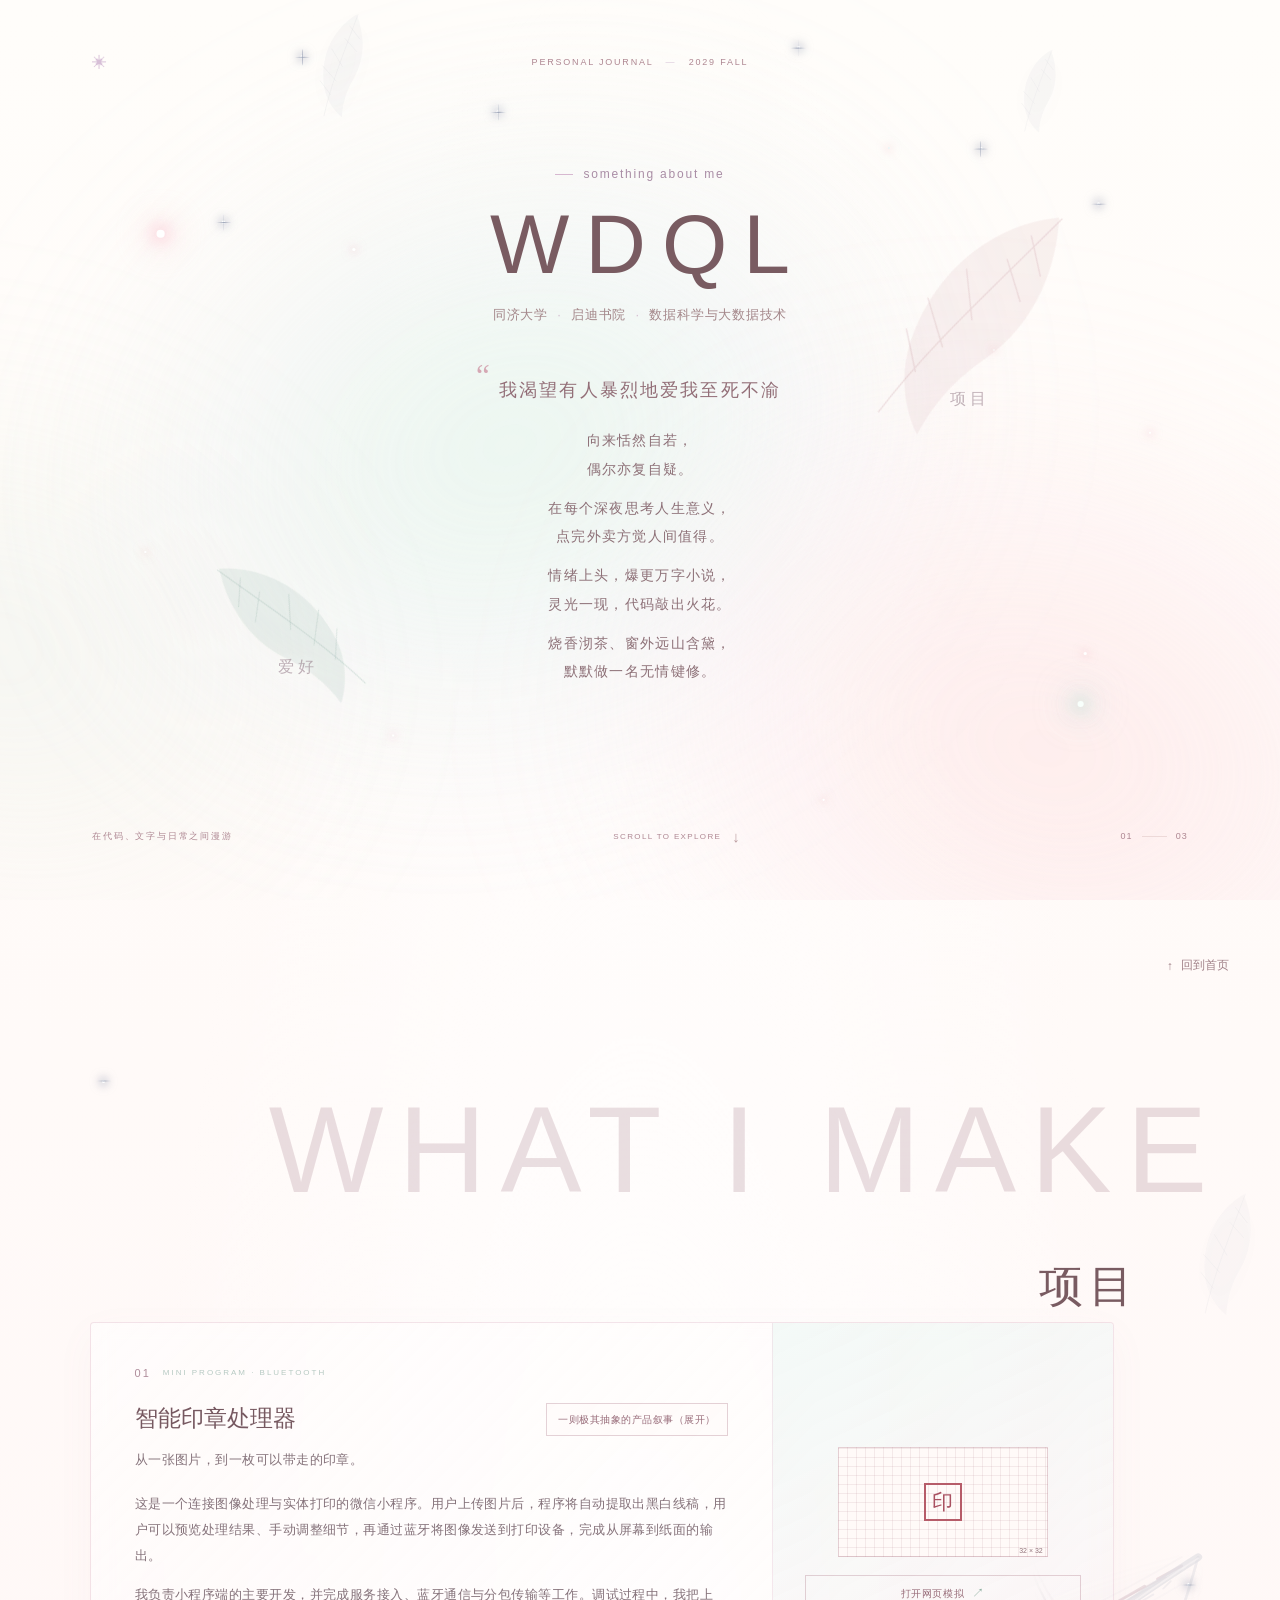
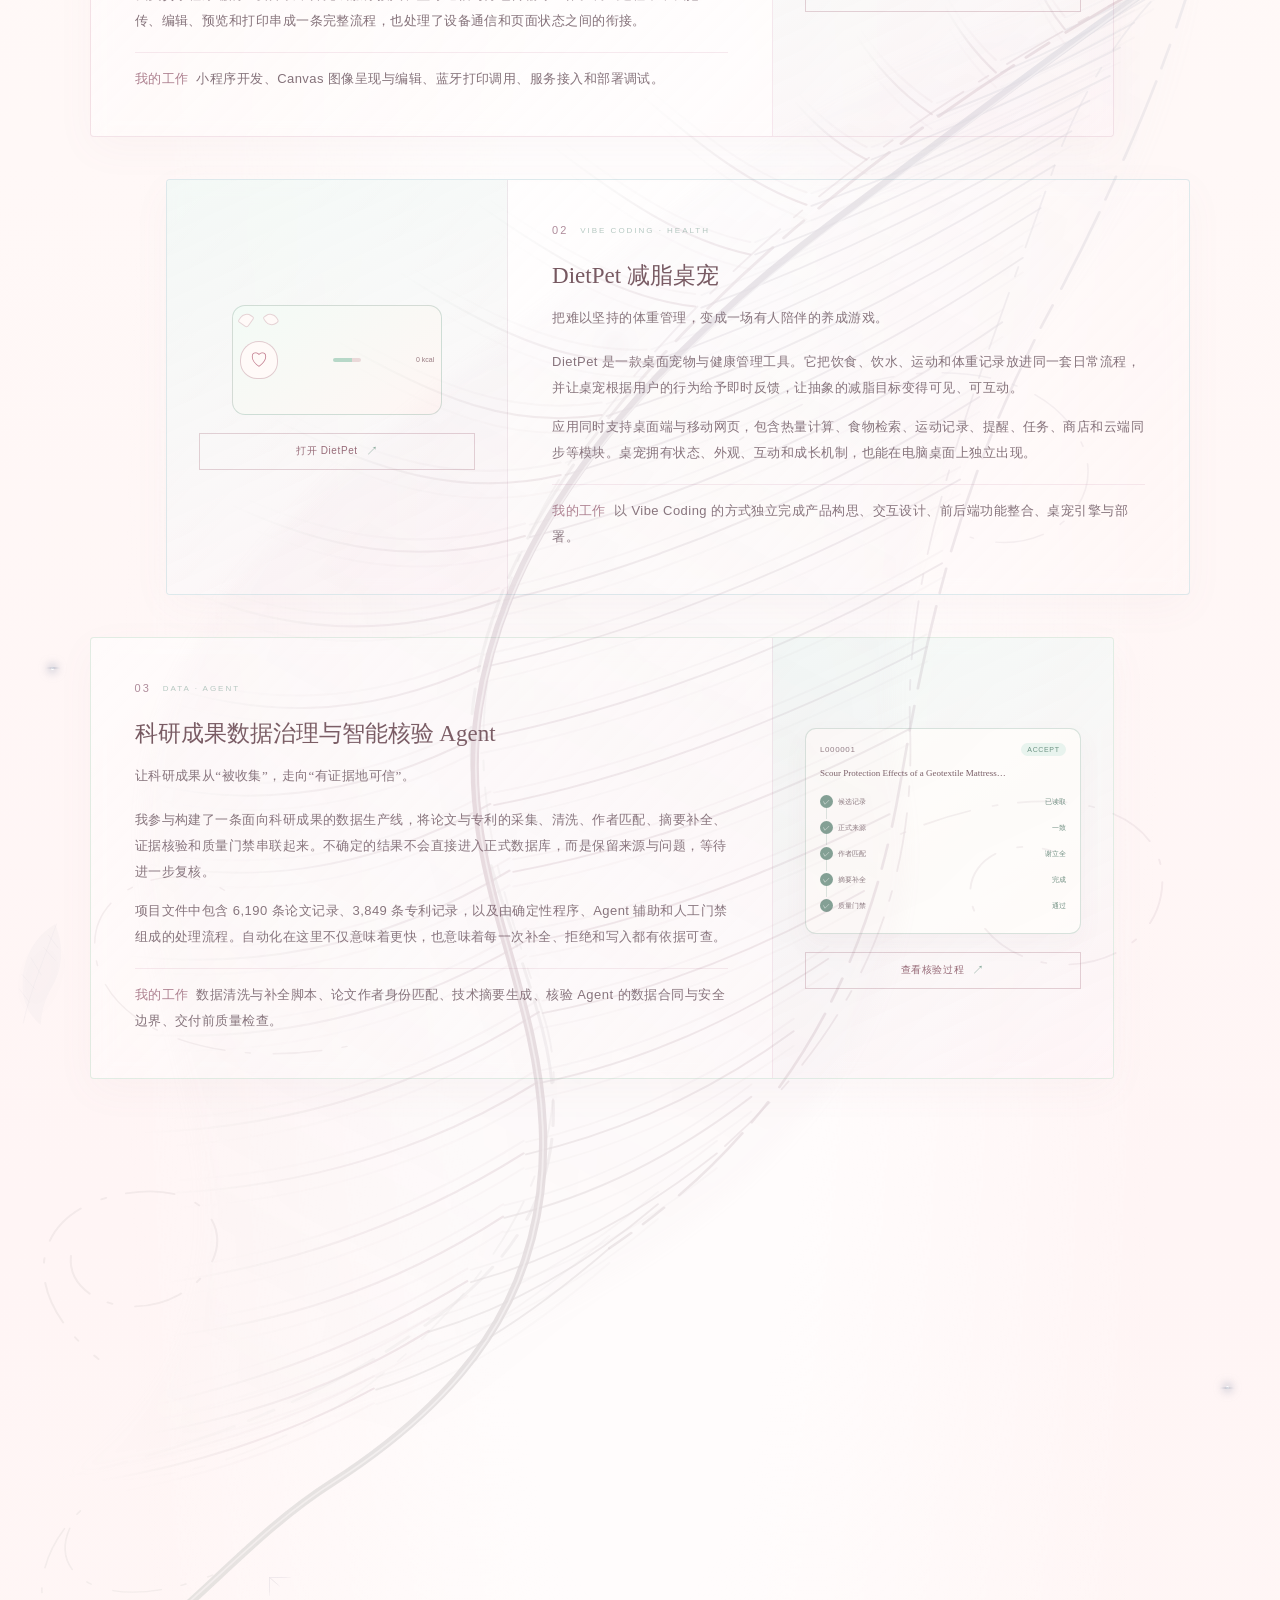
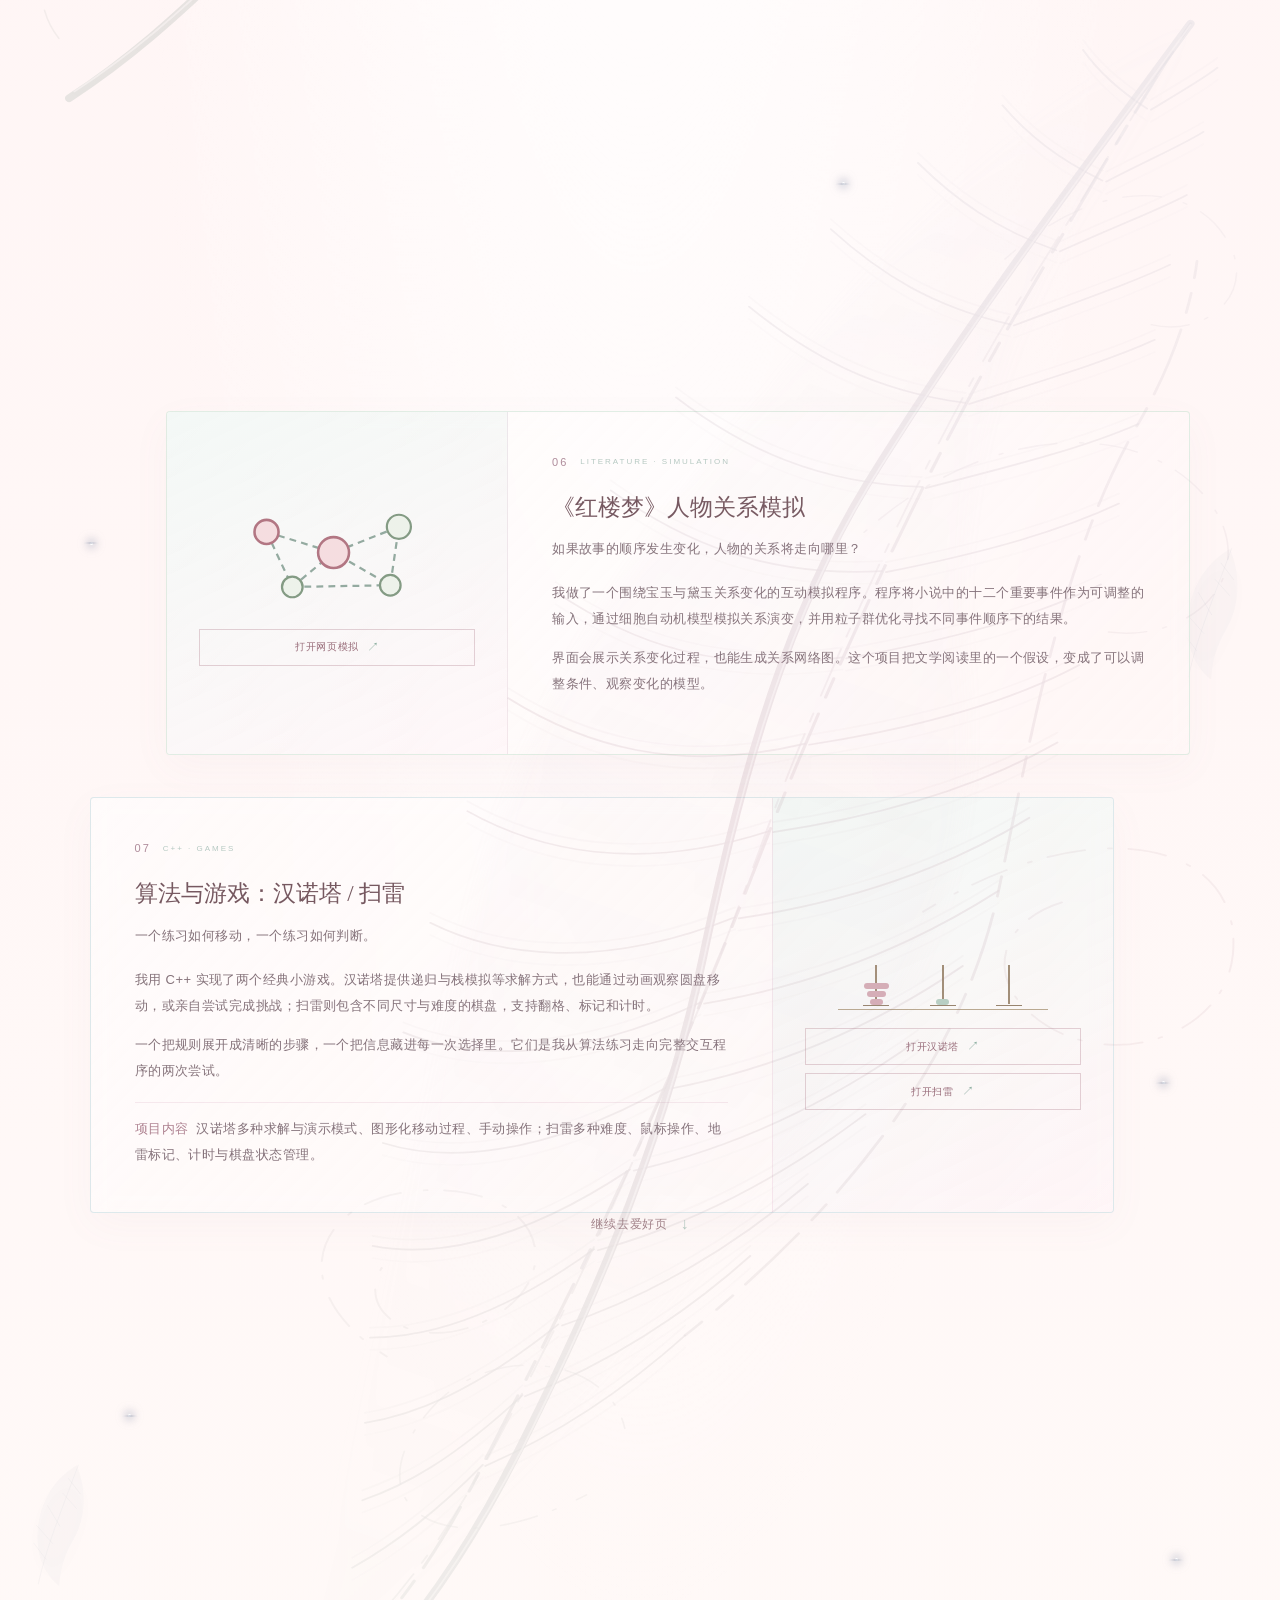
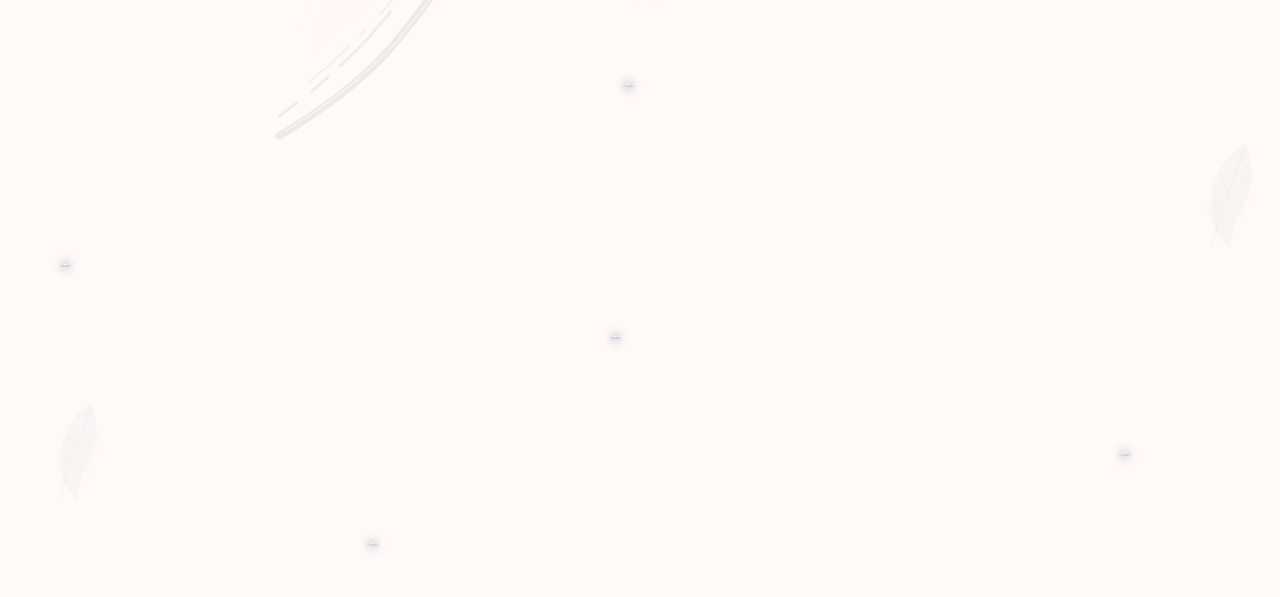
<file: index.html>
<!DOCTYPE html>
<html lang="zh-CN">
<head>
    <meta charset="UTF-8">
    <meta name="viewport" content="width=device-width, initial-scale=1.0">
    <meta name="theme-color" content="#fbfaff">
    <meta name="description" content="WDQL 的个人主页：在代码、文字与日常之间漫游。">
    <title>WDQL — about me</title>
    <link rel="stylesheet" href="style.css?v=20261014-1">
    <link rel="stylesheet" href="feather-overlay/feather.css?v=20261011-2">
    <link rel="stylesheet" href="wind-feather-overlay/feather.css?v=20261011-3">
</head>
<body>
    <div id="page1-root"></div>
    <main class="details">
        <div id="page2-root"></div>
        <div id="page3-root"></div>
    </main>

    <script defer src="page1/page.js?v=20261011-2"></script>
    <script defer src="page2/dietpet/card.js"></script>
    <script defer src="page2/piano-tuner/card.js"></script>
    <script defer src="page2/research-agent/card.js"></script>
    <script defer src="page2/smart-stamp/card.js?v=20261011-1"></script>
    <script defer src="page2/scene-graph/card.js"></script>
    <script defer src="page2/classic-games/card.js"></script>
    <script defer src="page2/red-mansion/card.js"></script>
    <script defer src="page2/page.js"></script>
    <script defer src="feather-overlay/feather.js?v=20261011-4"></script>
    <script defer src="page3/page.js?v=20261014-1"></script>
    <script defer src="wind-feather-overlay/feather.js?v=20261011-5"></script>
    <script defer src="motion.js?v=20261011-4"></script>
</body>
</html>
</file>
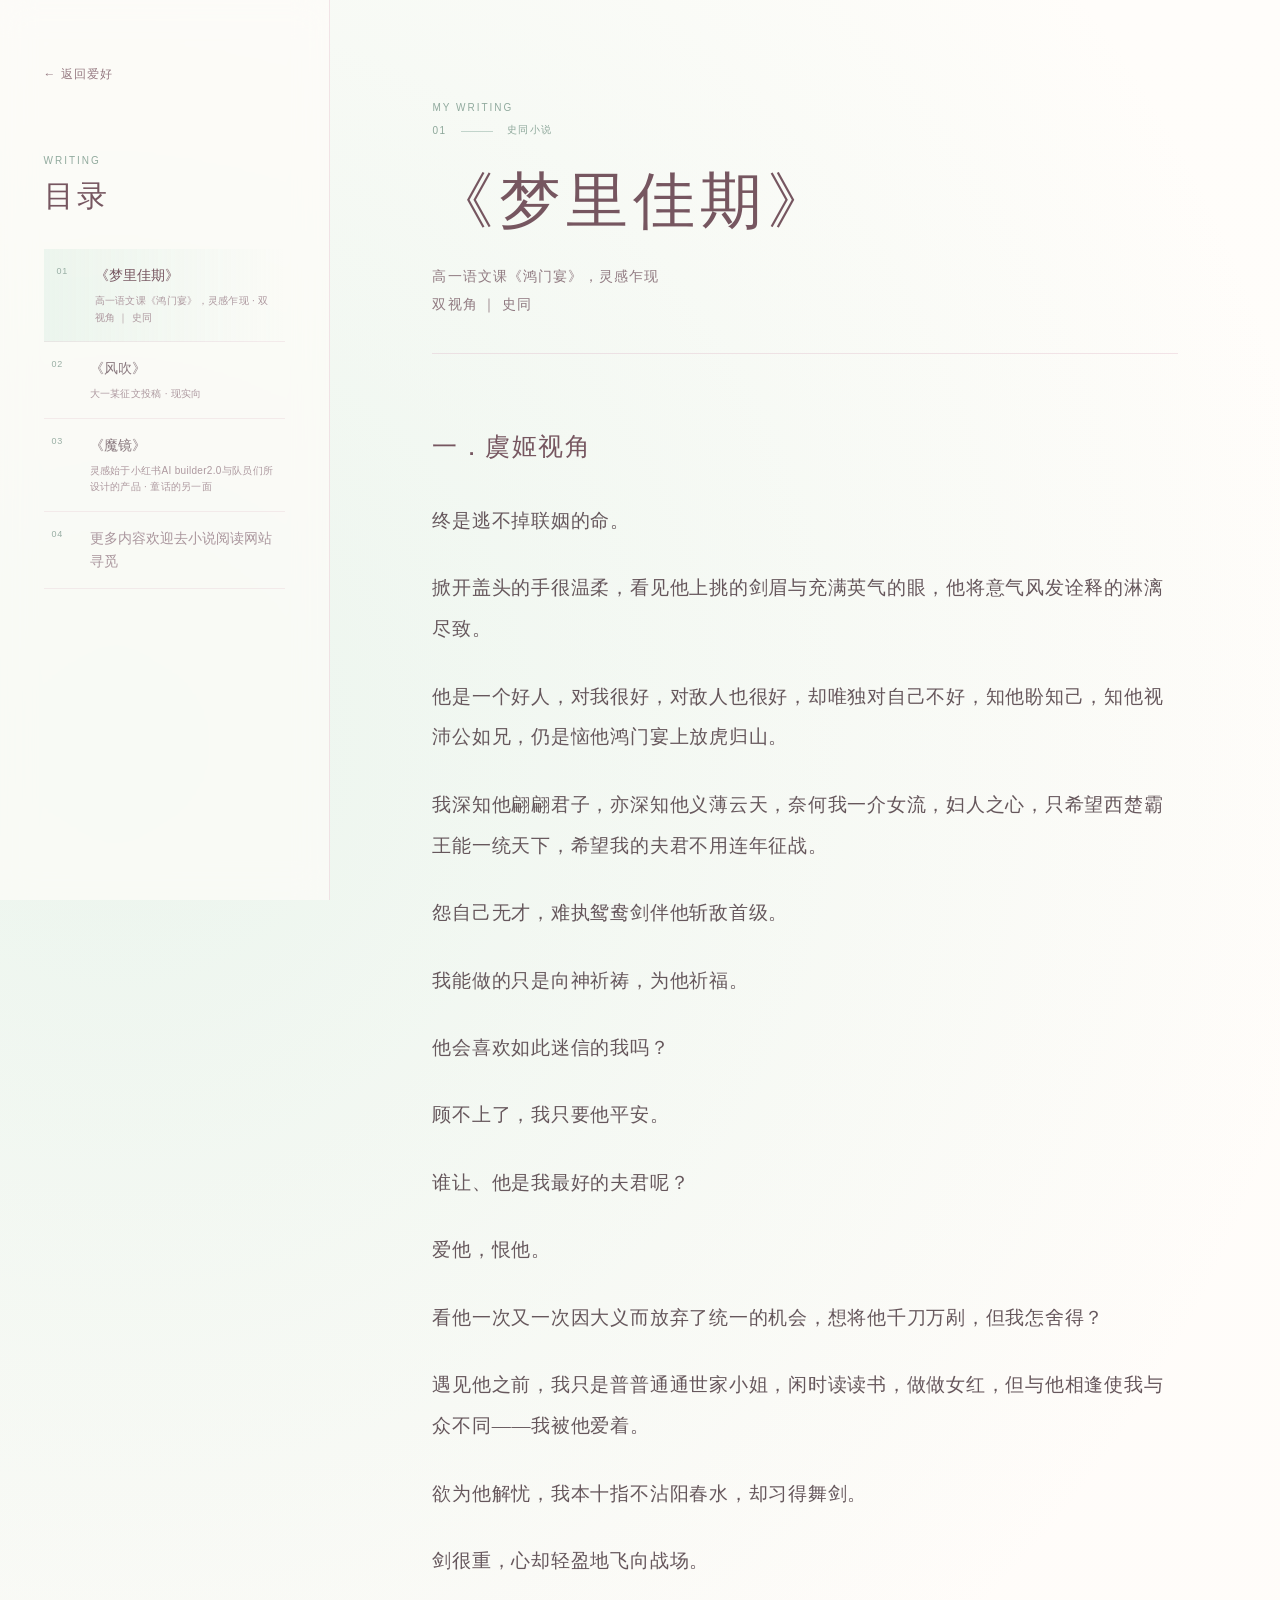
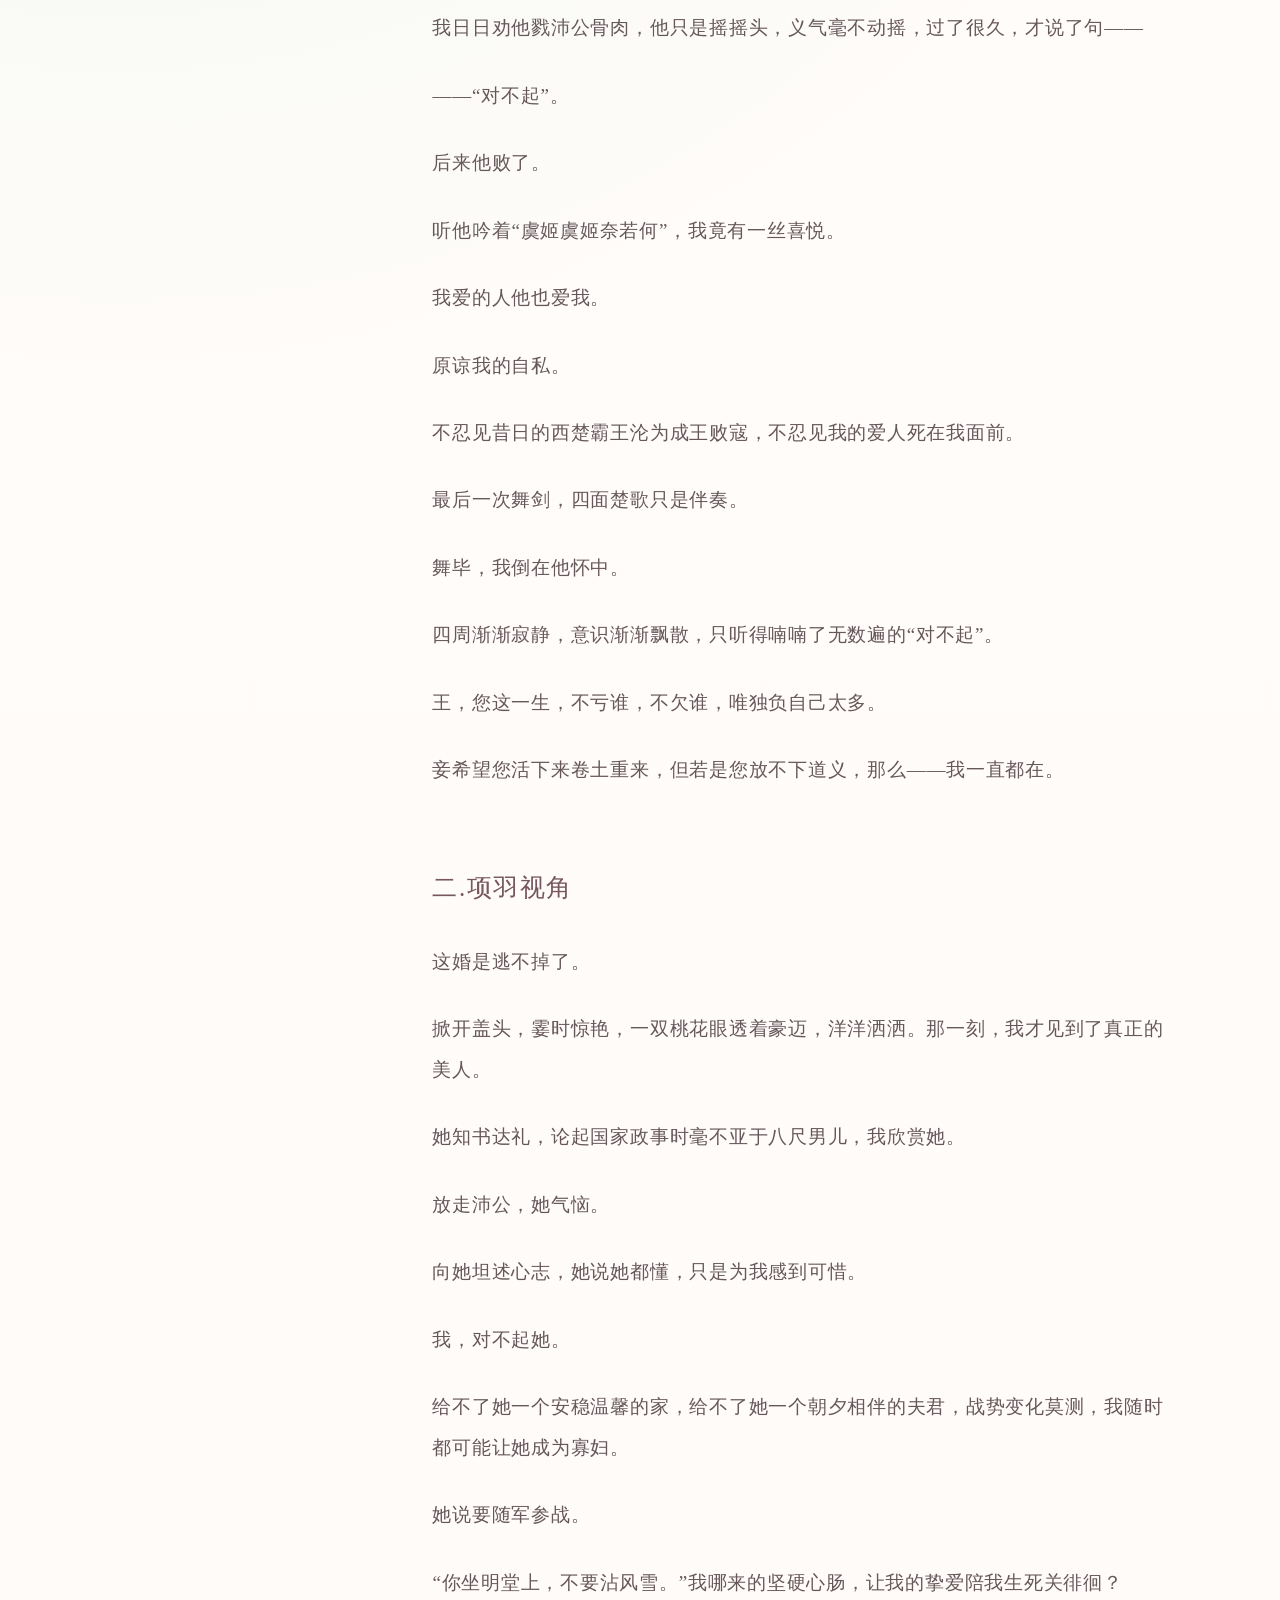
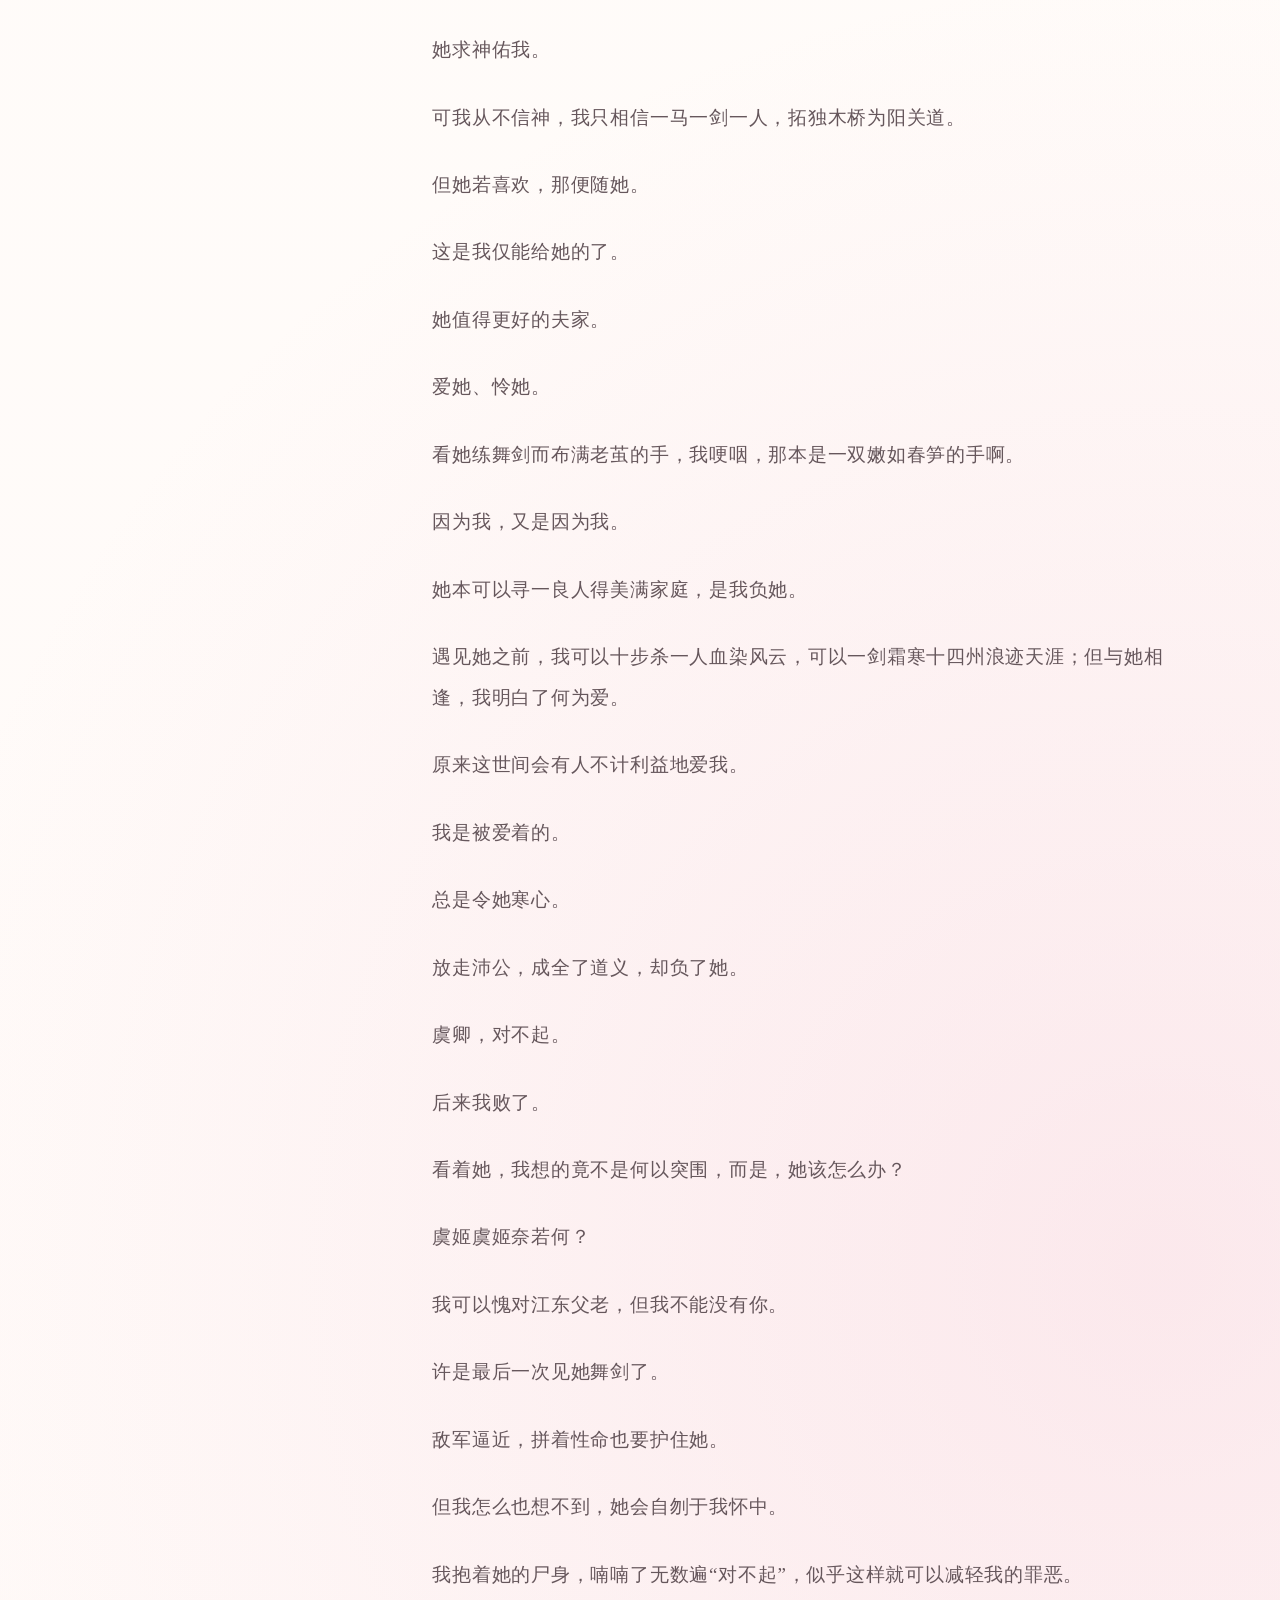
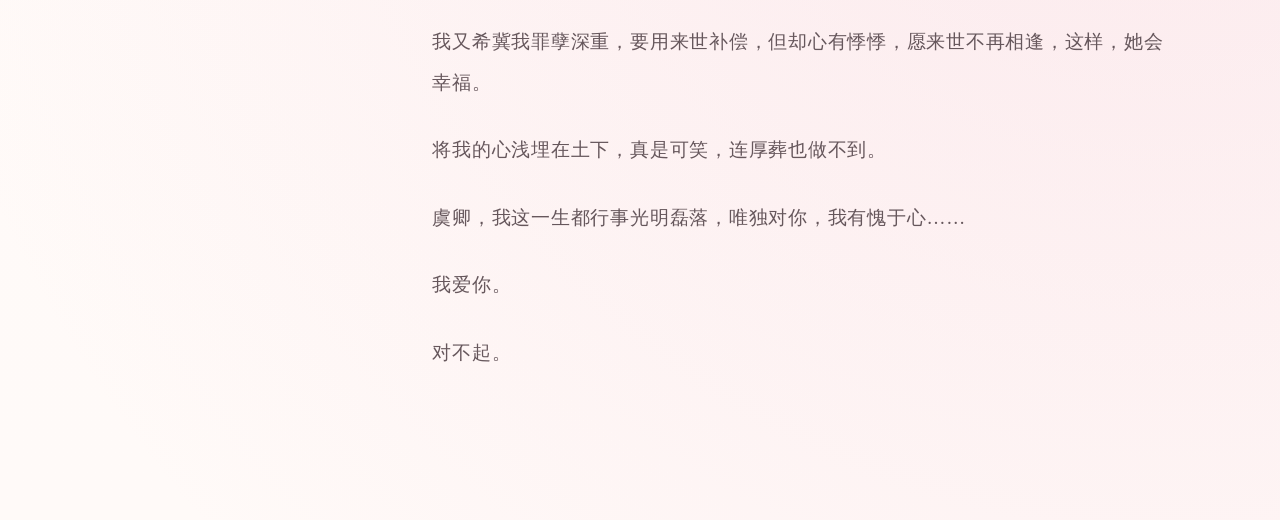
<file: page3/writing/index.html>
<!DOCTYPE html>
<html lang="zh-CN">
<head>
    <meta charset="UTF-8">
    <meta name="viewport" content="width=device-width, initial-scale=1.0">
    <meta name="theme-color" content="#fff9f6">
    <meta name="description" content="WDQL 的写作文章。">
    <title>写作 — WDQL</title>
    <link rel="stylesheet" href="style.css?v=20261014-2">
</head>
<body>
    <main class="writing-layout">
        <aside class="writing-sidebar">
            <a class="back-link" href="../../index.html#interests">← 返回爱好</a>
            <div class="sidebar-heading">
                <p>WRITING</p>
                <h1>目录</h1>
            </div>
            <nav class="article-nav" id="article-nav" aria-label="文章目录"></nav>
        </aside>
        <section class="article-reader" id="article-reader" aria-label="文章正文"></section>
    </main>
    <script src="novels-data.js?v=20261014-1"></script>
    <script src="page.js?v=20261014-2"></script>
</body>
</html>
</file>
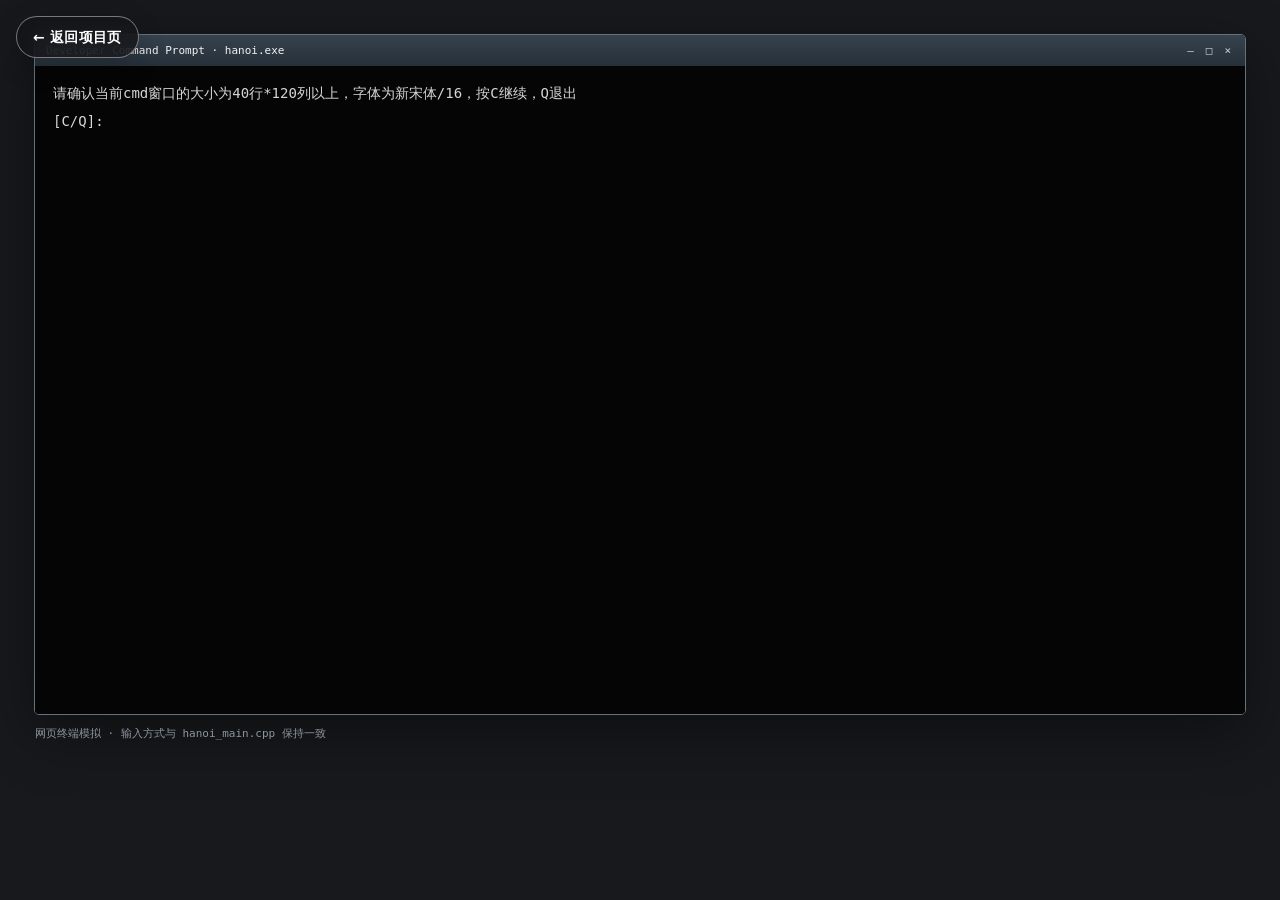
<file: page2/classic-games/hanoi/index.html>
<!DOCTYPE html>
<html lang="zh-CN">
<head>
    <meta charset="UTF-8">
    <meta name="viewport" content="width=device-width, initial-scale=1.0">
    <meta name="theme-color" content="#111">
    <title>Hanoi · Console</title>
    <link rel="stylesheet" href="web.css">
    <link rel="stylesheet" href="../../project-back.css">
    <script src="web.js" defer></script>
    <script src="../../project-back.js" defer></script>
</head>
<body>
    <a class="project-return-link" data-project-id="project-classic-games" href="../../../index.html#project-classic-games">← 返回项目页</a>
    <main class="terminal-page">
        <section class="terminal-window" aria-label="汉诺塔程序终端模拟">
            <div class="terminal-title"><span>Developer Command Prompt · hanoi.exe</span><span>— □ ×</span></div>
            <div class="terminal-screen" id="terminal-screen" tabindex="0">
                <pre id="terminal-output" aria-live="polite"></pre>
                <div class="board-output" id="board-output" hidden></div>
                <form class="terminal-input-row" id="terminal-form">
                    <label id="terminal-prompt" for="terminal-input">&gt;</label>
                    <input id="terminal-input" autocomplete="off" spellcheck="false" autofocus aria-label="终端输入">
                </form>
            </div>
        </section>
        <p class="terminal-note">网页终端模拟 · 输入方式与 hanoi_main.cpp 保持一致</p>
    </main>
</body>
</html>
</file>
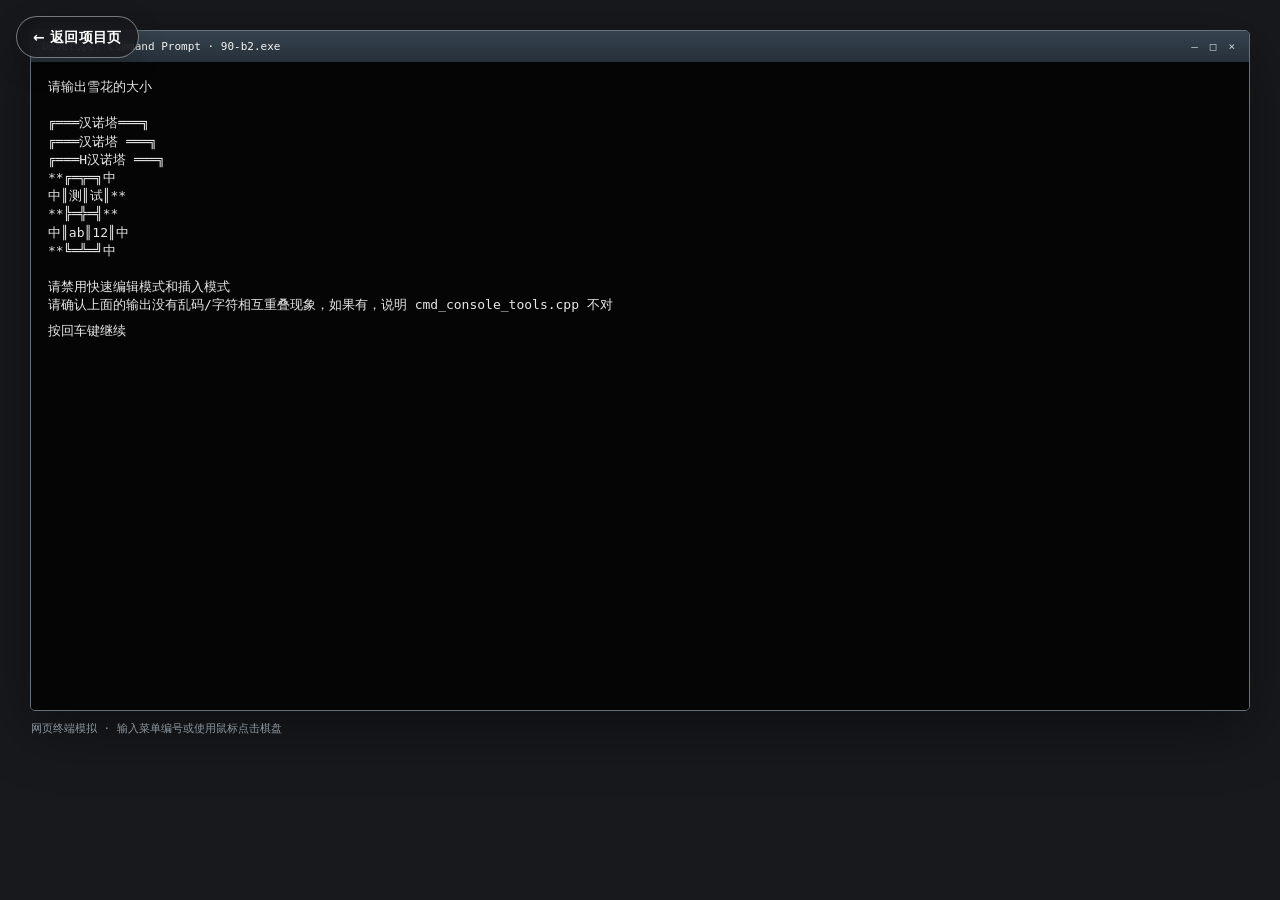
<file: page2/classic-games/minesweeper/index.html>
<!DOCTYPE html>
<html lang="zh-CN">
<head>
    <meta charset="UTF-8">
    <meta name="viewport" content="width=device-width, initial-scale=1.0">
    <meta name="theme-color" content="#050505">
    <title>Mine Sweeper · Console</title>
    <link rel="stylesheet" href="web.css">
    <link rel="stylesheet" href="../../project-back.css">
    <script src="web.js" defer></script>
    <script src="../../project-back.js" defer></script>
</head>
<body>
    <a class="project-return-link" data-project-id="project-classic-games" href="../../../index.html#project-classic-games">← 返回项目页</a>
    <main class="terminal-page">
        <section class="terminal-window" aria-label="扫雷程序终端模拟">
            <div class="terminal-title"><span>Developer Command Prompt · 90-b2.exe</span><span>— □ ×</span></div>
            <div class="terminal-screen" id="terminal-screen" tabindex="0">
                <pre id="terminal-output" aria-live="polite"></pre>
                <pre id="terminal-readout" class="terminal-readout" hidden></pre>
                <div class="terminal-board-wrap" id="terminal-board-wrap" hidden>
                    <div class="terminal-board" id="terminal-board" role="grid" aria-label="扫雷终端棋盘"></div>
                </div>
                <form class="terminal-input-row" id="terminal-form">
                    <label id="terminal-prompt" for="terminal-input">&gt;</label>
                    <input id="terminal-input" autocomplete="off" spellcheck="false" autofocus aria-label="终端输入">
                </form>
            </div>
        </section>
        <p class="terminal-note">网页终端模拟 · 输入菜单编号或使用鼠标点击棋盘</p>
    </main>
</body>
</html>
</file>
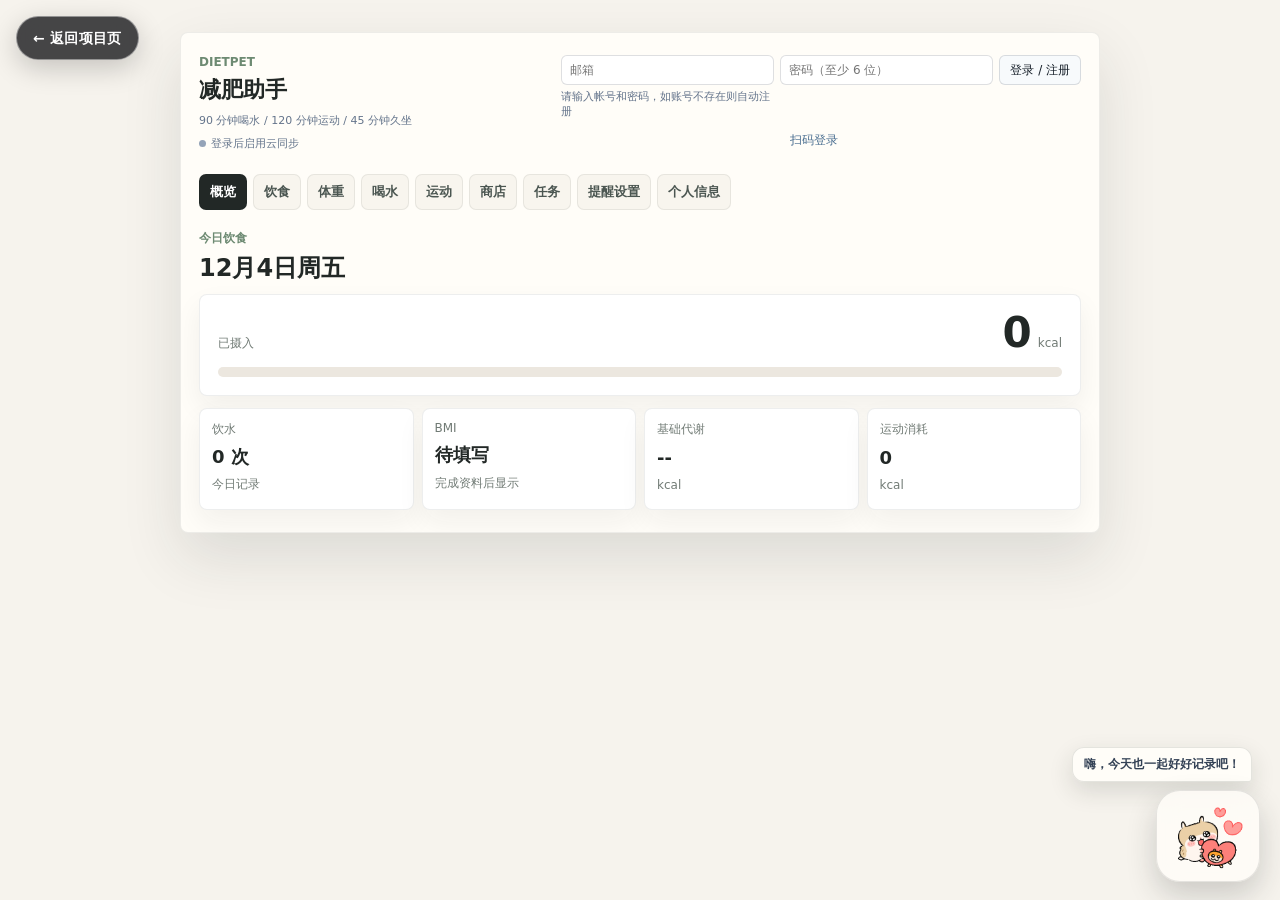
<file: page2/dietpet/site/index.html>
<!doctype html>
<html lang="zh-CN">
  <head>
    <meta charset="UTF-8" />
    <meta name="viewport" content="width=device-width, initial-scale=1.0" />
    <meta name="theme-color" content="#f7fbff" />
    <meta name="apple-mobile-web-app-capable" content="yes" />
    <meta name="apple-mobile-web-app-status-bar-style" content="default" />
    <meta name="apple-mobile-web-app-title" content="DietPet" />
    <link rel="manifest" href="./manifest.webmanifest" />
    <link rel="icon" href="./dietpet-icon.svg" type="image/svg+xml" />
    <link rel="apple-touch-icon" href="./dietpet-icon-192.png" />
    <link rel="stylesheet" href="../../project-back.css" />
    <title>DietPet</title>
    <script defer src="../../project-back.js"></script>
    <script type="module" crossorigin src="./assets/index-I8CXUmxL.js"></script>
    <link rel="stylesheet" crossorigin href="./assets/index-BXli9E3D.css">
    <link rel="stylesheet" href="./default-pet.css?v=20261010">
    <script defer src="./default-pet.js?v=20261010"></script>
  </head>
  <body>
    <a class="project-return-link" data-project-id="project-dietpet" href="../../../index.html#project-dietpet">← 返回项目页</a>
    <div id="root"></div>
  </body>
</html>
</file>
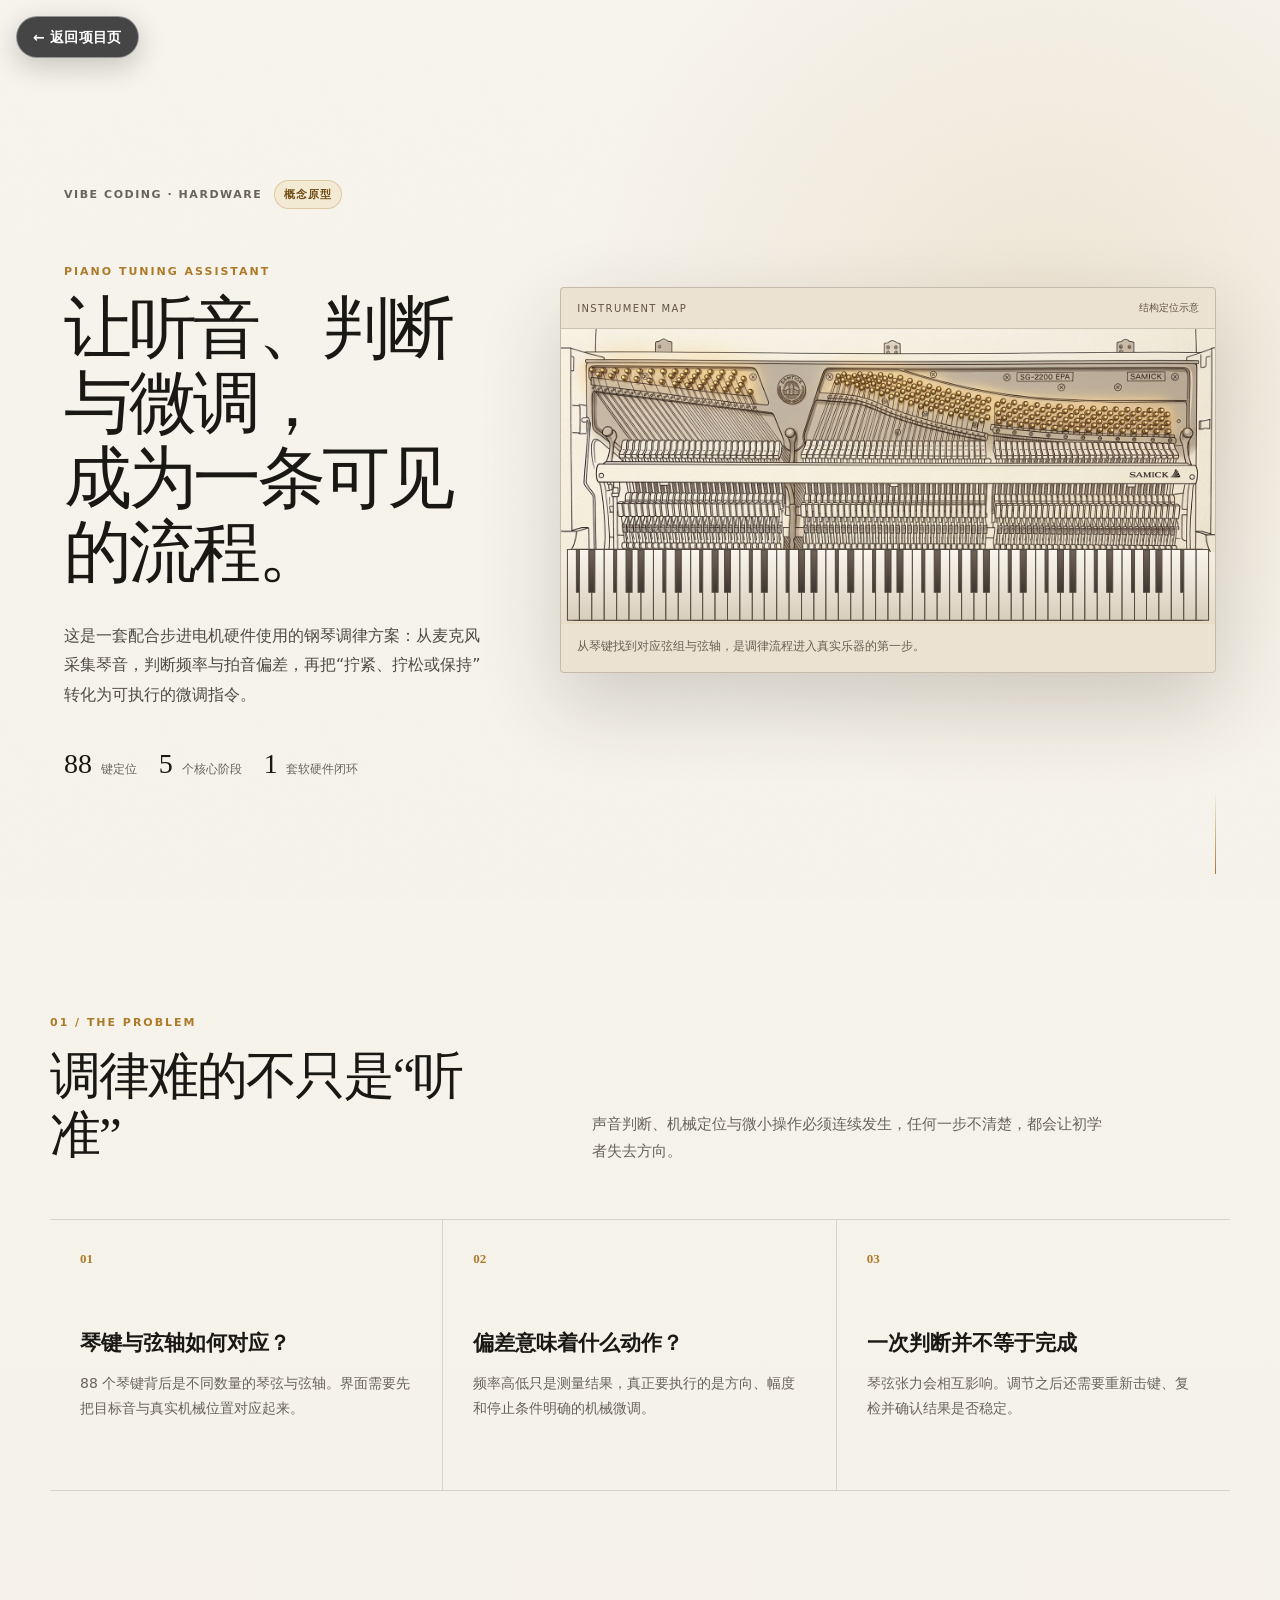
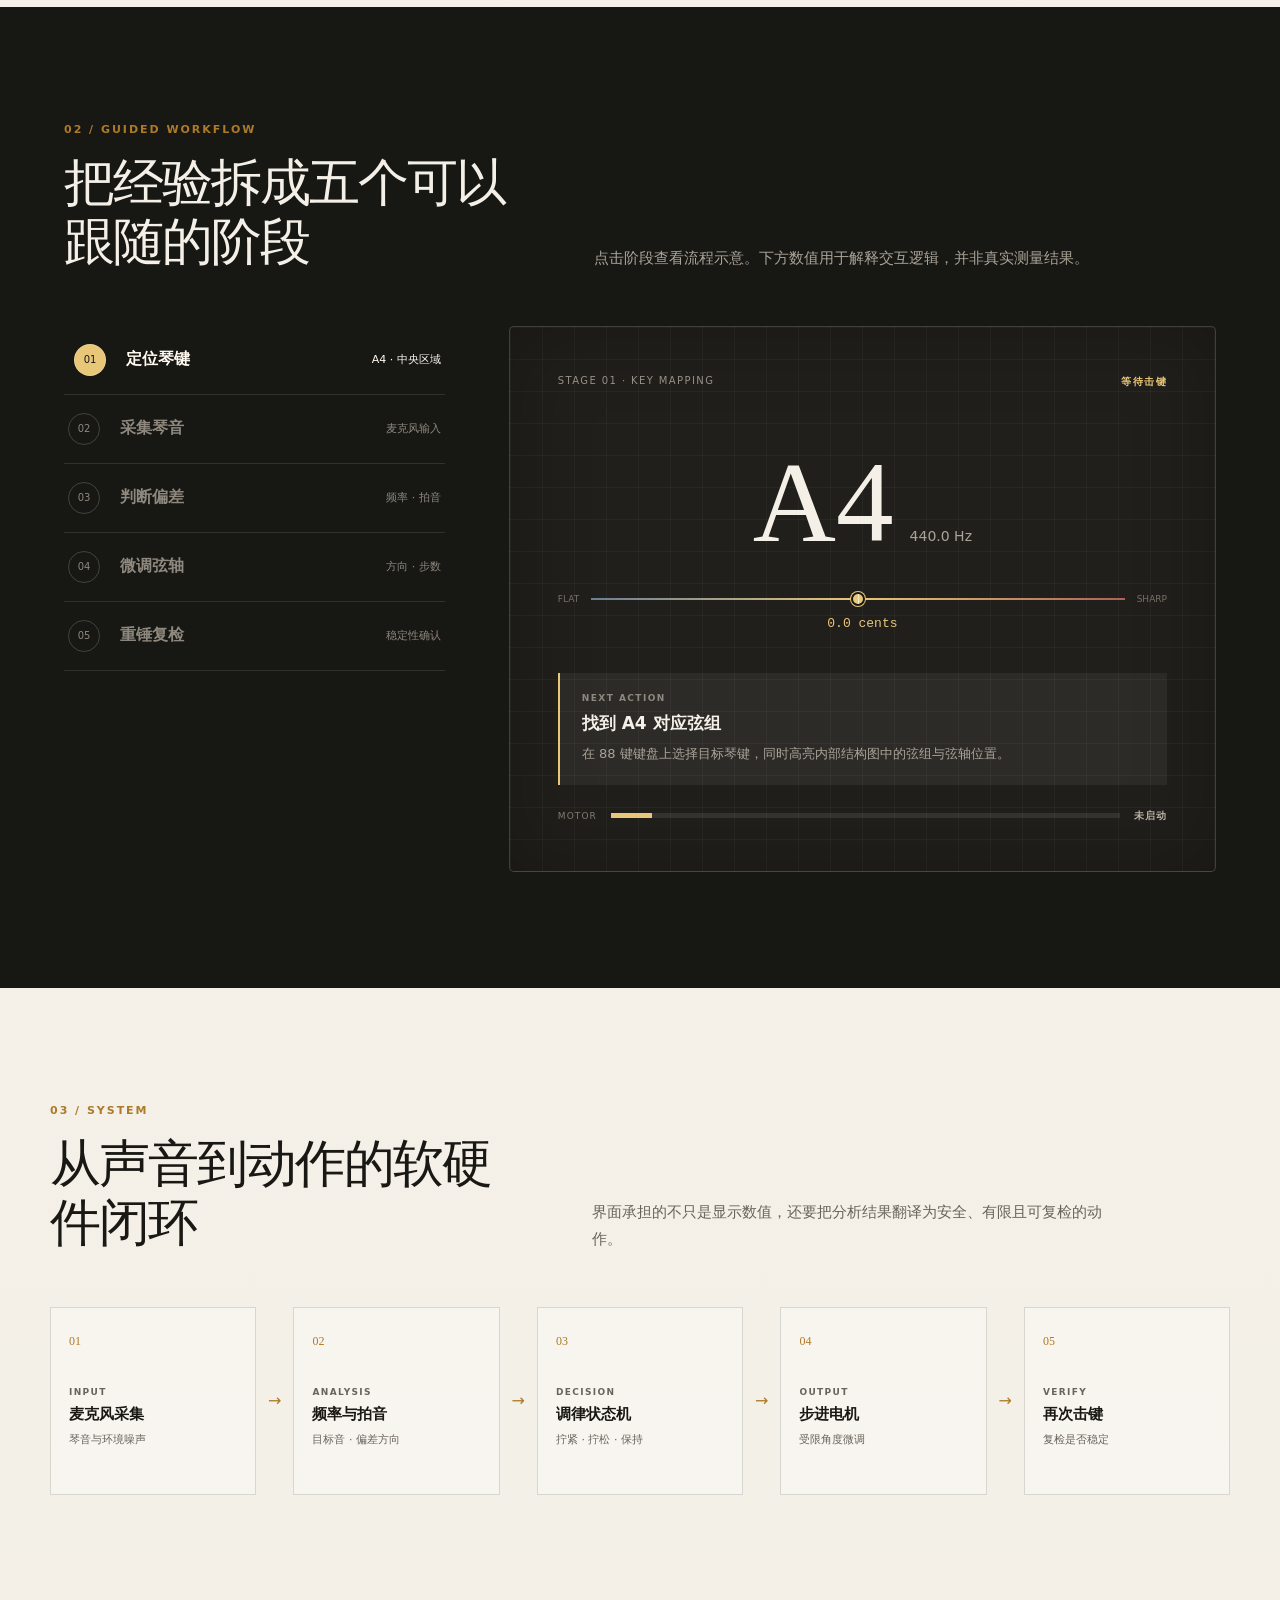
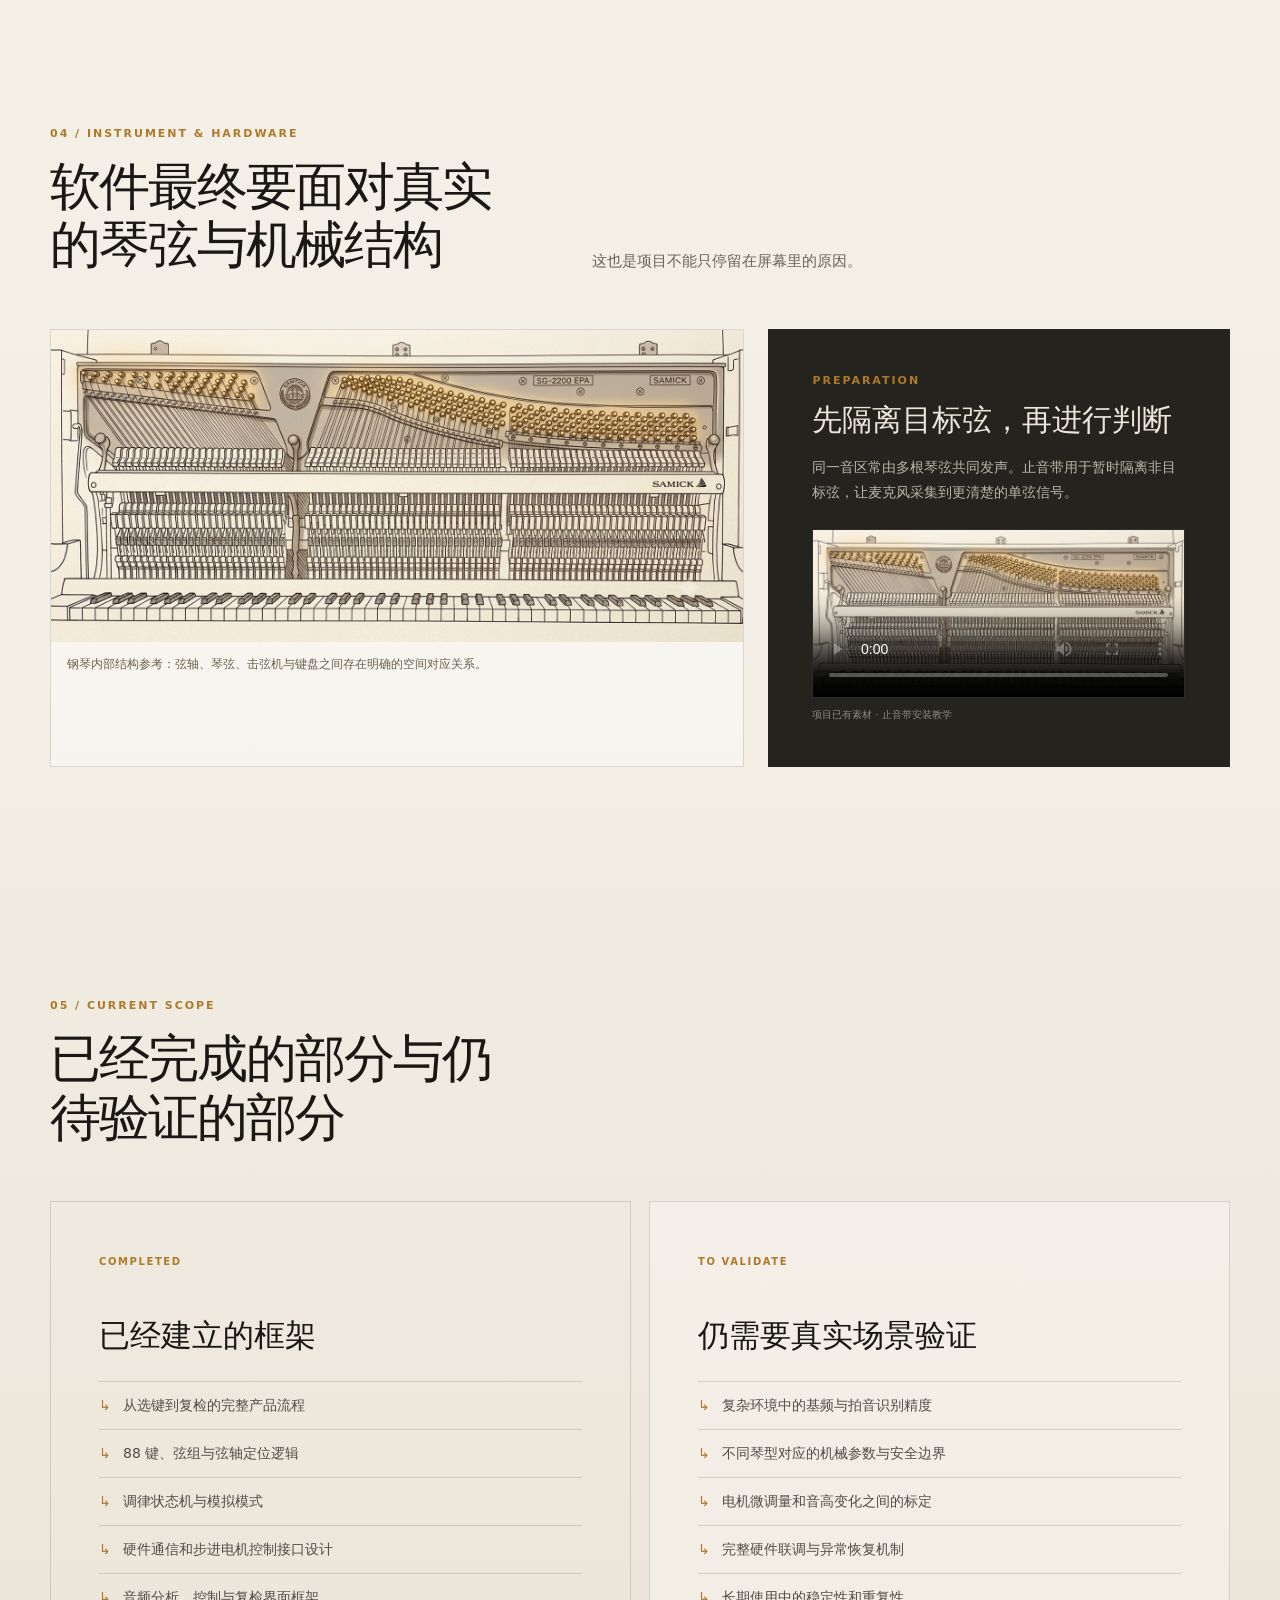
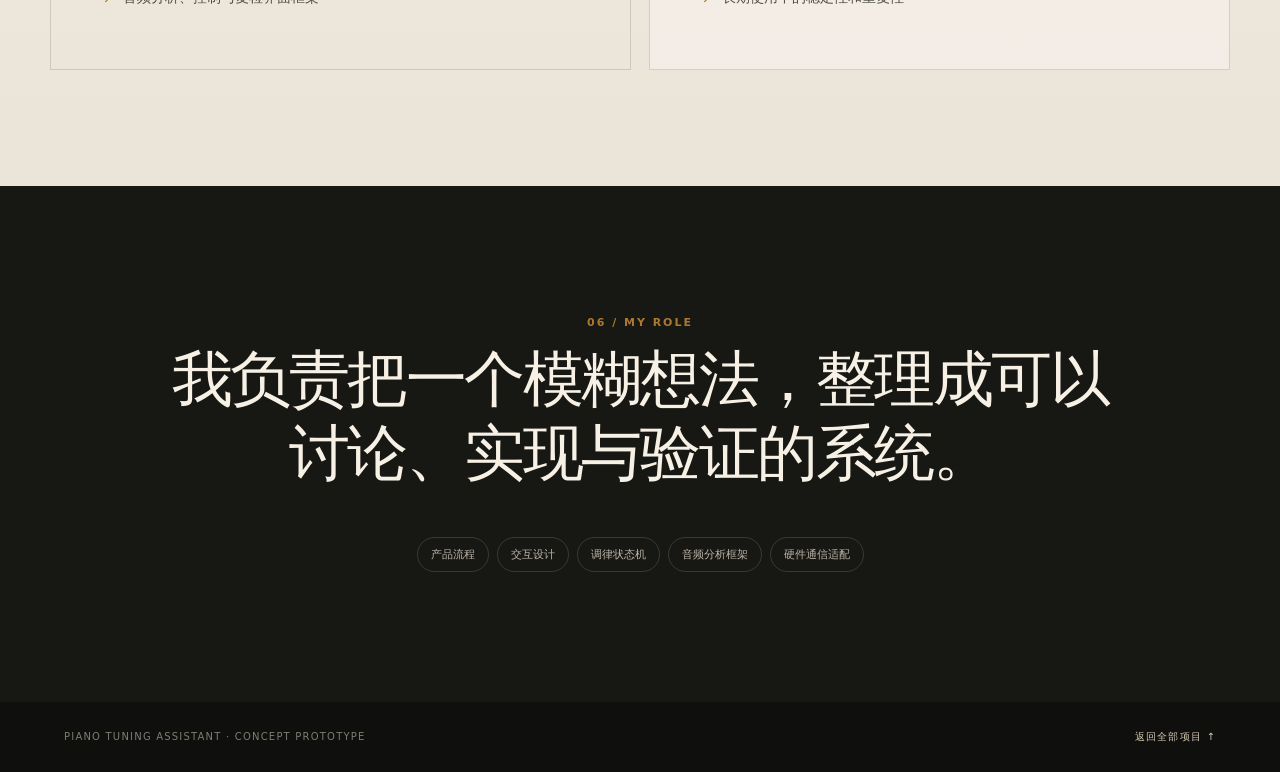
<file: page2/piano-tuner/showcase/index.html>
<!doctype html>
<html lang="zh-CN">
<head>
    <meta charset="UTF-8">
    <meta name="viewport" content="width=device-width, initial-scale=1.0">
    <meta name="description" content="钢琴智能调律项目案例：从声音采集、音高判断到步进电机微调的产品与技术方案。">
    <meta name="theme-color" content="#171714">
    <title>钢琴智能调律｜项目案例</title>
    <link rel="stylesheet" href="../../project-back.css">
    <link rel="stylesheet" href="style.css">
    <script defer src="../../project-back.js"></script>
    <script defer src="script.js"></script>
</head>
<body>
    <a class="project-return-link" data-project-id="project-piano-tuner" href="../../../index.html#project-piano-tuner">← 返回项目页</a>

    <main>
        <section class="hero" aria-labelledby="hero-title">
            <div class="hero-copy reveal">
                <div class="hero-meta">
                    <span>VIBE CODING · HARDWARE</span>
                    <span class="status-chip">概念原型</span>
                </div>
                <p class="eyebrow">PIANO TUNING ASSISTANT</p>
                <h1 id="hero-title">让听音、判断与微调，<br>成为一条可见的流程。</h1>
                <p class="hero-lead">这是一套配合步进电机硬件使用的钢琴调律方案：从麦克风采集琴音，判断频率与拍音偏差，再把“拧紧、拧松或保持”转化为可执行的微调指令。</p>
                <div class="hero-facts" aria-label="项目特征">
                    <span><b>88</b> 键定位</span>
                    <span><b>5</b> 个核心阶段</span>
                    <span><b>1</b> 套软硬件闭环</span>
                </div>
            </div>

            <figure class="hero-visual reveal">
                <div class="visual-label"><span>INSTRUMENT MAP</span><em>结构定位示意</em></div>
                <img src="../site/picture-redrawn.svg" alt="钢琴弦轴、琴弦与键盘结构定位示意图">
                <figcaption>从琴键找到对应弦组与弦轴，是调律流程进入真实乐器的第一步。</figcaption>
            </figure>
        </section>

        <section class="problem section-shell reveal" aria-labelledby="problem-title">
            <header class="section-heading">
                <p>01 / THE PROBLEM</p>
                <h2 id="problem-title">调律难的不只是“听准”</h2>
                <span>声音判断、机械定位与微小操作必须连续发生，任何一步不清楚，都会让初学者失去方向。</span>
            </header>
            <div class="problem-grid">
                <article>
                    <b>01</b>
                    <h3>琴键与弦轴如何对应？</h3>
                    <p>88 个琴键背后是不同数量的琴弦与弦轴。界面需要先把目标音与真实机械位置对应起来。</p>
                </article>
                <article>
                    <b>02</b>
                    <h3>偏差意味着什么动作？</h3>
                    <p>频率高低只是测量结果，真正要执行的是方向、幅度和停止条件明确的机械微调。</p>
                </article>
                <article>
                    <b>03</b>
                    <h3>一次判断并不等于完成</h3>
                    <p>琴弦张力会相互影响。调节之后还需要重新击键、复检并确认结果是否稳定。</p>
                </article>
            </div>
        </section>

        <section class="workflow section-shell reveal" aria-labelledby="workflow-title">
            <header class="section-heading section-heading--light">
                <p>02 / GUIDED WORKFLOW</p>
                <h2 id="workflow-title">把经验拆成五个可以跟随的阶段</h2>
                <span>点击阶段查看流程示意。下方数值用于解释交互逻辑，并非真实测量结果。</span>
            </header>

            <div class="workflow-layout">
                <div class="workflow-tabs" role="tablist" aria-label="调律流程阶段">
                    <button class="is-active" type="button" role="tab" aria-selected="true" data-stage="0"><i>01</i><span>定位琴键</span><small>A4 · 中央区域</small></button>
                    <button type="button" role="tab" aria-selected="false" data-stage="1"><i>02</i><span>采集琴音</span><small>麦克风输入</small></button>
                    <button type="button" role="tab" aria-selected="false" data-stage="2"><i>03</i><span>判断偏差</span><small>频率 · 拍音</small></button>
                    <button type="button" role="tab" aria-selected="false" data-stage="3"><i>04</i><span>微调弦轴</span><small>方向 · 步数</small></button>
                    <button type="button" role="tab" aria-selected="false" data-stage="4"><i>05</i><span>重锤复检</span><small>稳定性确认</small></button>
                </div>

                <div class="tuning-readout" role="tabpanel" aria-live="polite">
                    <div class="readout-head">
                        <span id="stage-label">STAGE 01 · KEY MAPPING</span>
                        <b id="stage-state">等待击键</b>
                    </div>
                    <div class="note-display">
                        <div><strong id="note-name">A4</strong><span id="note-frequency">440.0 Hz</span></div>
                        <div class="deviation">
                            <span>FLAT</span>
                            <div class="deviation-track"><i id="deviation-pointer"></i></div>
                            <span>SHARP</span>
                        </div>
                        <em id="deviation-value">0.0 cents</em>
                    </div>
                    <div class="instruction-card">
                        <p>NEXT ACTION</p>
                        <strong id="stage-title">找到 A4 对应弦组</strong>
                        <span id="stage-description">在 88 键键盘上选择目标琴键，同时高亮内部结构图中的弦组与弦轴位置。</span>
                    </div>
                    <div class="motor-strip">
                        <span>MOTOR</span>
                        <div><i id="motor-progress"></i></div>
                        <b id="motor-state">未启动</b>
                    </div>
                </div>
            </div>
        </section>

        <section class="system section-shell reveal" aria-labelledby="system-title">
            <header class="section-heading">
                <p>03 / SYSTEM</p>
                <h2 id="system-title">从声音到动作的软硬件闭环</h2>
                <span>界面承担的不只是显示数值，还要把分析结果翻译为安全、有限且可复检的动作。</span>
            </header>

            <div class="system-flow" aria-label="系统处理流程">
                <article><i>01</i><span>INPUT</span><strong>麦克风采集</strong><small>琴音与环境噪声</small></article>
                <b aria-hidden="true">→</b>
                <article><i>02</i><span>ANALYSIS</span><strong>频率与拍音</strong><small>目标音 · 偏差方向</small></article>
                <b aria-hidden="true">→</b>
                <article><i>03</i><span>DECISION</span><strong>调律状态机</strong><small>拧紧 · 拧松 · 保持</small></article>
                <b aria-hidden="true">→</b>
                <article><i>04</i><span>OUTPUT</span><strong>步进电机</strong><small>受限角度微调</small></article>
                <b aria-hidden="true">→</b>
                <article><i>05</i><span>VERIFY</span><strong>再次击键</strong><small>复检是否稳定</small></article>
            </div>
        </section>

        <section class="hardware section-shell reveal" aria-labelledby="hardware-title">
            <header class="section-heading">
                <p>04 / INSTRUMENT & HARDWARE</p>
                <h2 id="hardware-title">软件最终要面对真实的琴弦与机械结构</h2>
                <span>这也是项目不能只停留在屏幕里的原因。</span>
            </header>

            <div class="hardware-grid">
                <figure class="instrument-photo">
                    <img src="../site/图片.png" alt="钢琴内部琴弦、弦轴和键盘结构图">
                    <figcaption>钢琴内部结构参考：弦轴、琴弦、击弦机与键盘之间存在明确的空间对应关系。</figcaption>
                </figure>
                <article class="hardware-copy">
                    <p class="eyebrow">PREPARATION</p>
                    <h3>先隔离目标弦，再进行判断</h3>
                    <p>同一音区常由多根琴弦共同发声。止音带用于暂时隔离非目标弦，让麦克风采集到更清楚的单弦信号。</p>
                    <video controls preload="metadata" poster="../site/图片.png">
                        <source src="../site/mute-strip-tutorial.mp4" type="video/mp4">
                        当前浏览器不支持视频播放。
                    </video>
                    <small>项目已有素材 · 止音带安装教学</small>
                </article>
            </div>
        </section>

        <section class="scope section-shell reveal" aria-labelledby="scope-title">
            <header class="section-heading">
                <p>05 / CURRENT SCOPE</p>
                <h2 id="scope-title">已经完成的部分与仍待验证的部分</h2>
            </header>
            <div class="scope-grid">
                <article class="scope-done">
                    <span>COMPLETED</span>
                    <h3>已经建立的框架</h3>
                    <ul>
                        <li>从选键到复检的完整产品流程</li>
                        <li>88 键、弦组与弦轴定位逻辑</li>
                        <li>调律状态机与模拟模式</li>
                        <li>硬件通信和步进电机控制接口设计</li>
                        <li>音频分析、控制与复检界面框架</li>
                    </ul>
                </article>
                <article class="scope-next">
                    <span>TO VALIDATE</span>
                    <h3>仍需要真实场景验证</h3>
                    <ul>
                        <li>复杂环境中的基频与拍音识别精度</li>
                        <li>不同琴型对应的机械参数与安全边界</li>
                        <li>电机微调量和音高变化之间的标定</li>
                        <li>完整硬件联调与异常恢复机制</li>
                        <li>长期使用中的稳定性和重复性</li>
                    </ul>
                </article>
            </div>
        </section>

        <section class="role reveal" aria-labelledby="role-title">
            <p>06 / MY ROLE</p>
            <h2 id="role-title">我负责把一个模糊想法，整理成可以讨论、实现与验证的系统。</h2>
            <div>
                <span>产品流程</span>
                <span>交互设计</span>
                <span>调律状态机</span>
                <span>音频分析框架</span>
                <span>硬件通信适配</span>
            </div>
        </section>
    </main>

    <footer>
        <p>PIANO TUNING ASSISTANT · CONCEPT PROTOTYPE</p>
        <a href="../../../index.html#project-piano-tuner">返回全部项目 ↑</a>
    </footer>
</body>
</html>
</file>
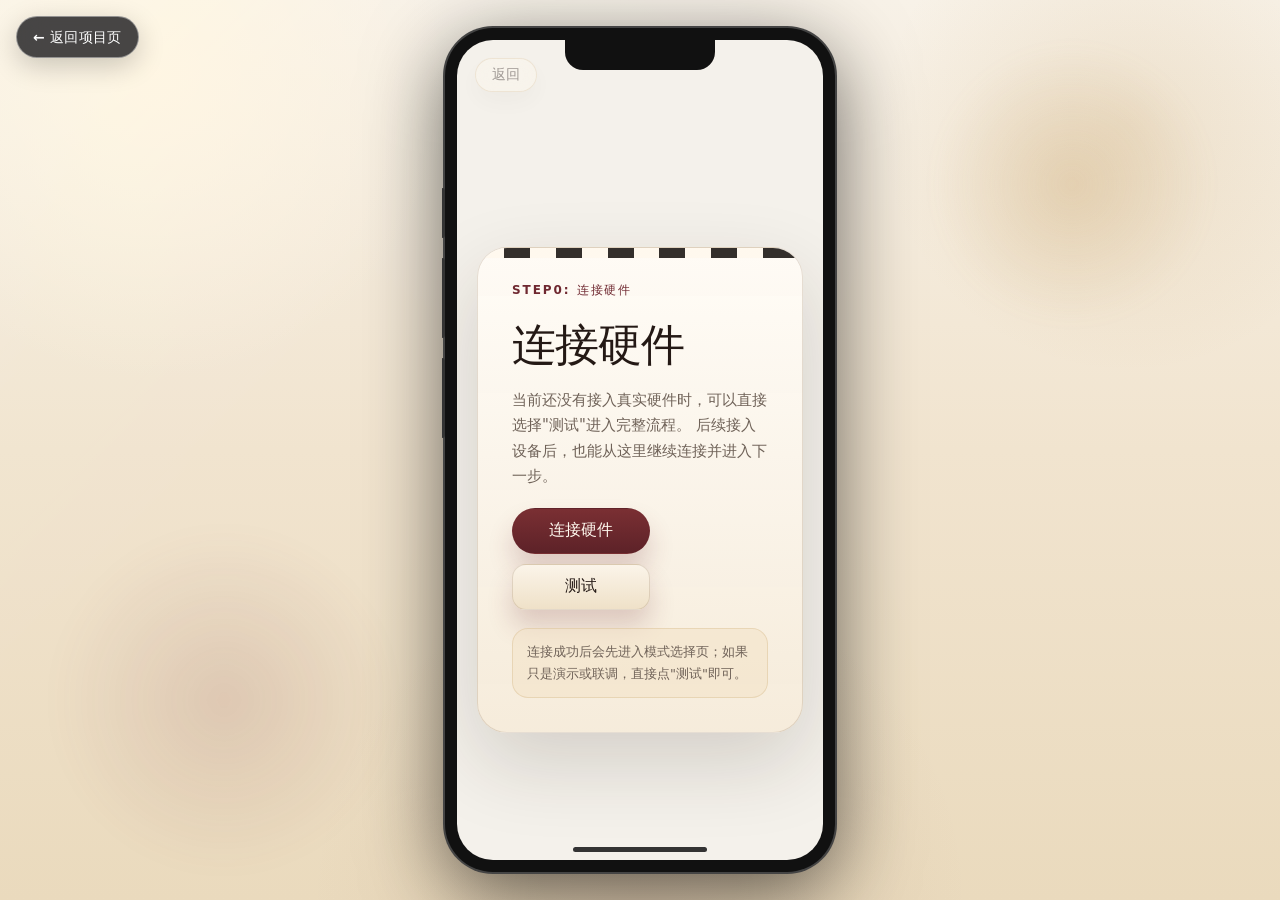
<file: page2/piano-tuner/site/index.html>
<!doctype html>
<html lang="zh-CN">
  <head>
    <meta charset="UTF-8" />
    <meta name="viewport" content="width=device-width, initial-scale=1.0" />
    <title>钢琴智能调律</title>
    <link rel="stylesheet" href="../../project-back.css" />
    <style>
      * { box-sizing: border-box; }

      body {
        display: flex;
        justify-content: center;
        align-items: center;
        min-height: 100vh;
        margin: 0;
        background: #1e2225;
        font-family: system-ui, sans-serif;
      }

      /* ── 手机外壳 ── */
      .phone-frame {
        position: relative;
        width: 390px;
        height: 844px;
        flex-shrink: 0;
        border-radius: 48px;
        background: #111;
        box-shadow: 0 0 0 2px #444, 0 20px 80px rgba(0,0,0,0.6);
        padding: 12px;
      }

      .phone-screen {
        width: 100%;
        height: 100%;
        border-radius: 36px;
        overflow: hidden;
        overflow-y: auto;
        background: #f4f1eb;
      }

      /* 刘海 */
      .notch {
        position: absolute; top: 12px; left: 50%;
        transform: translateX(-50%);
        width: 150px; height: 30px;
        background: #111; border-radius: 0 0 18px 18px;
        z-index: 10; pointer-events: none;
      }

      .home-indicator {
        position: absolute; bottom: 20px; left: 50%;
        transform: translateX(-50%);
        width: 134px; height: 5px; border-radius: 999px;
        background: #333; z-index: 10; pointer-events: none;
      }

      /* 手机侧边按钮 */
      .side-btn {
        position: absolute; width: 3px; background: #333;
        border-radius: 0 3px 3px 0; pointer-events: none;
      }
      .side-btn.top    { top: 160px; left: -3px; height: 50px; }
      .side-btn.mid    { top: 230px; left: -3px; height: 80px; }
      .side-btn.bottom { top: 330px; left: -3px; height: 80px; }

      /* 在小屏幕上自适应 */
      @media (max-width: 500px) {
        body { padding: 0; align-items: flex-start; }
        .phone-frame {
          width: 100%; height: 100vh;
          border-radius: 0; box-shadow: none; padding: 0;
        }
        .phone-screen { border-radius: 0; }
        .notch, .home-indicator, .side-btn { display: none; }
      }
    </style>
    <script type="module" crossorigin src="./assets/index-DLCQZrc2.js"></script>
    <script defer src="../../project-back.js"></script>
    <link rel="stylesheet" crossorigin href="./assets/index-Bs8dQHrn.css">
  </head>
  <body>
    <a class="project-return-link" data-project-id="project-piano-tuner" href="../../../index.html#project-piano-tuner">← 返回项目页</a>
    <div class="phone-frame">
      <div class="notch"></div>
      <div class="home-indicator"></div>
      <div class="side-btn top"></div>
      <div class="side-btn mid"></div>
      <div class="side-btn bottom"></div>
      <div class="phone-screen">
        <div id="root"></div>
      </div>
    </div>
  </body>
</html>
</file>
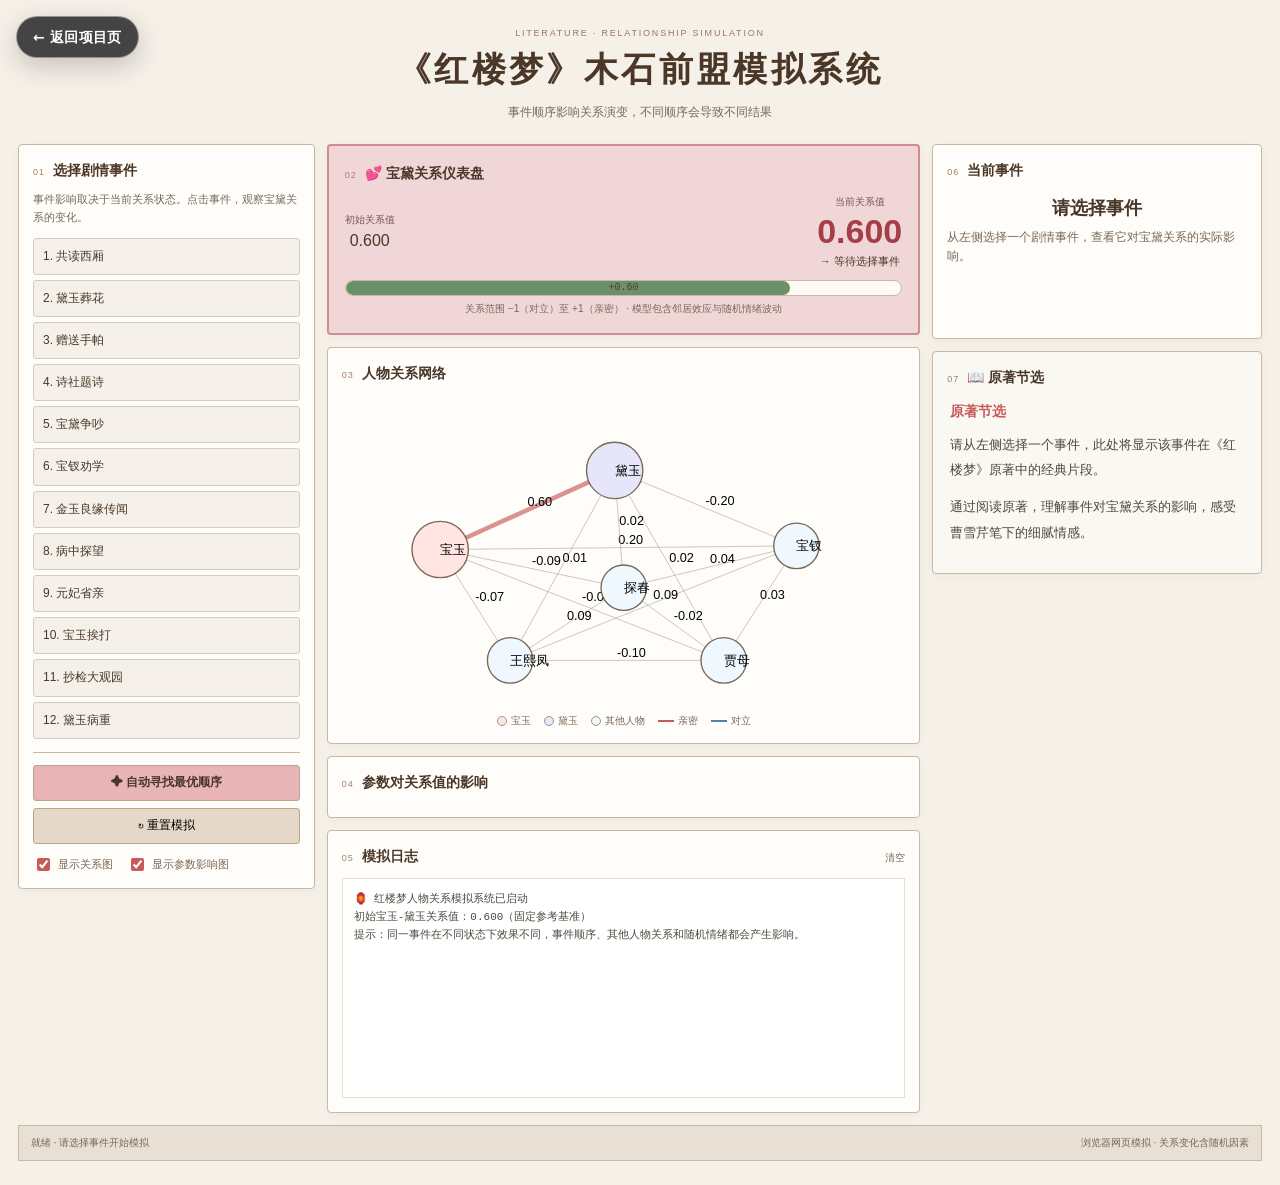
<file: page2/red-mansion/site/index.html>
<!doctype html>
<html lang="zh-CN">
<head>
  <meta charset="utf-8">
  <meta name="viewport" content="width=device-width, initial-scale=1">
  <meta name="theme-color" content="#f5f0e8">
  <title>《红楼梦》木石前盟模拟系统</title>
  <link rel="stylesheet" href="style.css">
  <link rel="stylesheet" href="../../project-back.css">
  <script defer src="../../project-back.js"></script>
</head>
<body>
  <a class="project-return-link" data-project-id="project-red-mansion" href="../../../index.html#project-red-mansion">← 返回项目页</a>
  <main class="shell">
    <header class="masthead">
      <p class="overline">LITERATURE · RELATIONSHIP SIMULATION</p>
      <h1>《红楼梦》木石前盟模拟系统</h1>
      <p class="subtitle">事件顺序影响关系演变，不同顺序会导致不同结果</p>
    </header>

    <section class="workspace" aria-label="模拟工作区">
      <aside class="panel events-panel">
        <div class="panel-title"><span>01</span><h2>选择剧情事件</h2></div>
        <p class="hint">事件影响取决于当前关系状态。点击事件，观察宝黛关系的变化。</p>
        <div id="events" class="event-list"></div>
        <div class="controls">
          <button id="optimize" class="warm-button">✦ 自动寻找最优顺序</button>
          <button id="reset" class="soft-button">↻ 重置模拟</button>
        </div>
        <div class="options">
          <label><input id="show-viz" type="checkbox" checked> 显示关系图</label>
          <label><input id="show-param" type="checkbox" checked> 显示参数影响图</label>
        </div>
      </aside>

      <section class="center-column">
        <section class="dashboard">
          <div class="panel-title"><span>02</span><h2>💕 宝黛关系仪表盘</h2></div>
          <div class="values">
            <div><small>初始关系值</small><b id="initial-value">0.600</b></div>
            <div class="current-value"><small>当前关系值</small><strong id="current-value">0.600</strong><span id="change-label">→ 等待选择事件</span></div>
          </div>
          <div class="meter"><i id="meter-fill"></i><span id="meter-label">+0.60</span></div>
          <div class="step-note">关系范围 −1（对立）至 +1（亲密） · 模型包含邻居效应与随机情绪波动</div>
        </section>

        <section class="panel visualization-panel">
          <div class="panel-title"><span>03</span><h2>人物关系网络</h2></div>
          <svg id="network" viewBox="0 0 620 350" role="img" aria-label="人物关系网络图"></svg>
          <div class="legend"><span><i class="legend-baoyu"></i>宝玉</span><span><i class="legend-daiyu"></i>黛玉</span><span><i class="legend-other"></i>其他人物</span><span><i class="line-positive"></i>亲密</span><span><i class="line-negative"></i>对立</span></div>
        </section>

        <section id="parameter-panel" class="panel parameter-panel">
          <div class="panel-title"><span>04</span><h2>参数对关系值的影响</h2></div>
          <div id="parameter-charts" class="parameter-charts"></div>
        </section>

        <section class="panel log-panel">
          <div class="panel-title"><span>05</span><h2>模拟日志</h2><button id="clear-log" class="text-button">清空</button></div>
          <pre id="log" aria-live="polite"></pre>
        </section>
      </section>

      <aside class="right-column">
        <section class="panel event-detail">
          <div class="panel-title"><span>06</span><h2>当前事件</h2></div>
          <div id="event-info" class="event-info"><h3>请选择事件</h3><p>从左侧选择一个剧情事件，查看它对宝黛关系的实际影响。</p></div>
        </section>
        <section class="panel excerpt-panel">
          <div class="panel-title"><span>07</span><h2>📖 原著节选</h2></div>
          <article id="excerpt"><h3>原著节选</h3><p>请从左侧选择一个事件，此处将显示该事件在《红楼梦》原著中的经典片段。</p><p>通过阅读原著，理解事件对宝黛关系的影响，感受曹雪芹笔下的细腻情感。</p></article>
        </section>
        <section id="optimizer-result" class="panel optimizer-result" hidden></section>
      </aside>
    </section>
    <footer><span id="status">就绪 · 请选择事件开始模拟</span><span>浏览器网页模拟 · 关系变化含随机因素</span></footer>
  </main>
  <script src="app.js"></script>
</body>
</html>
</file>
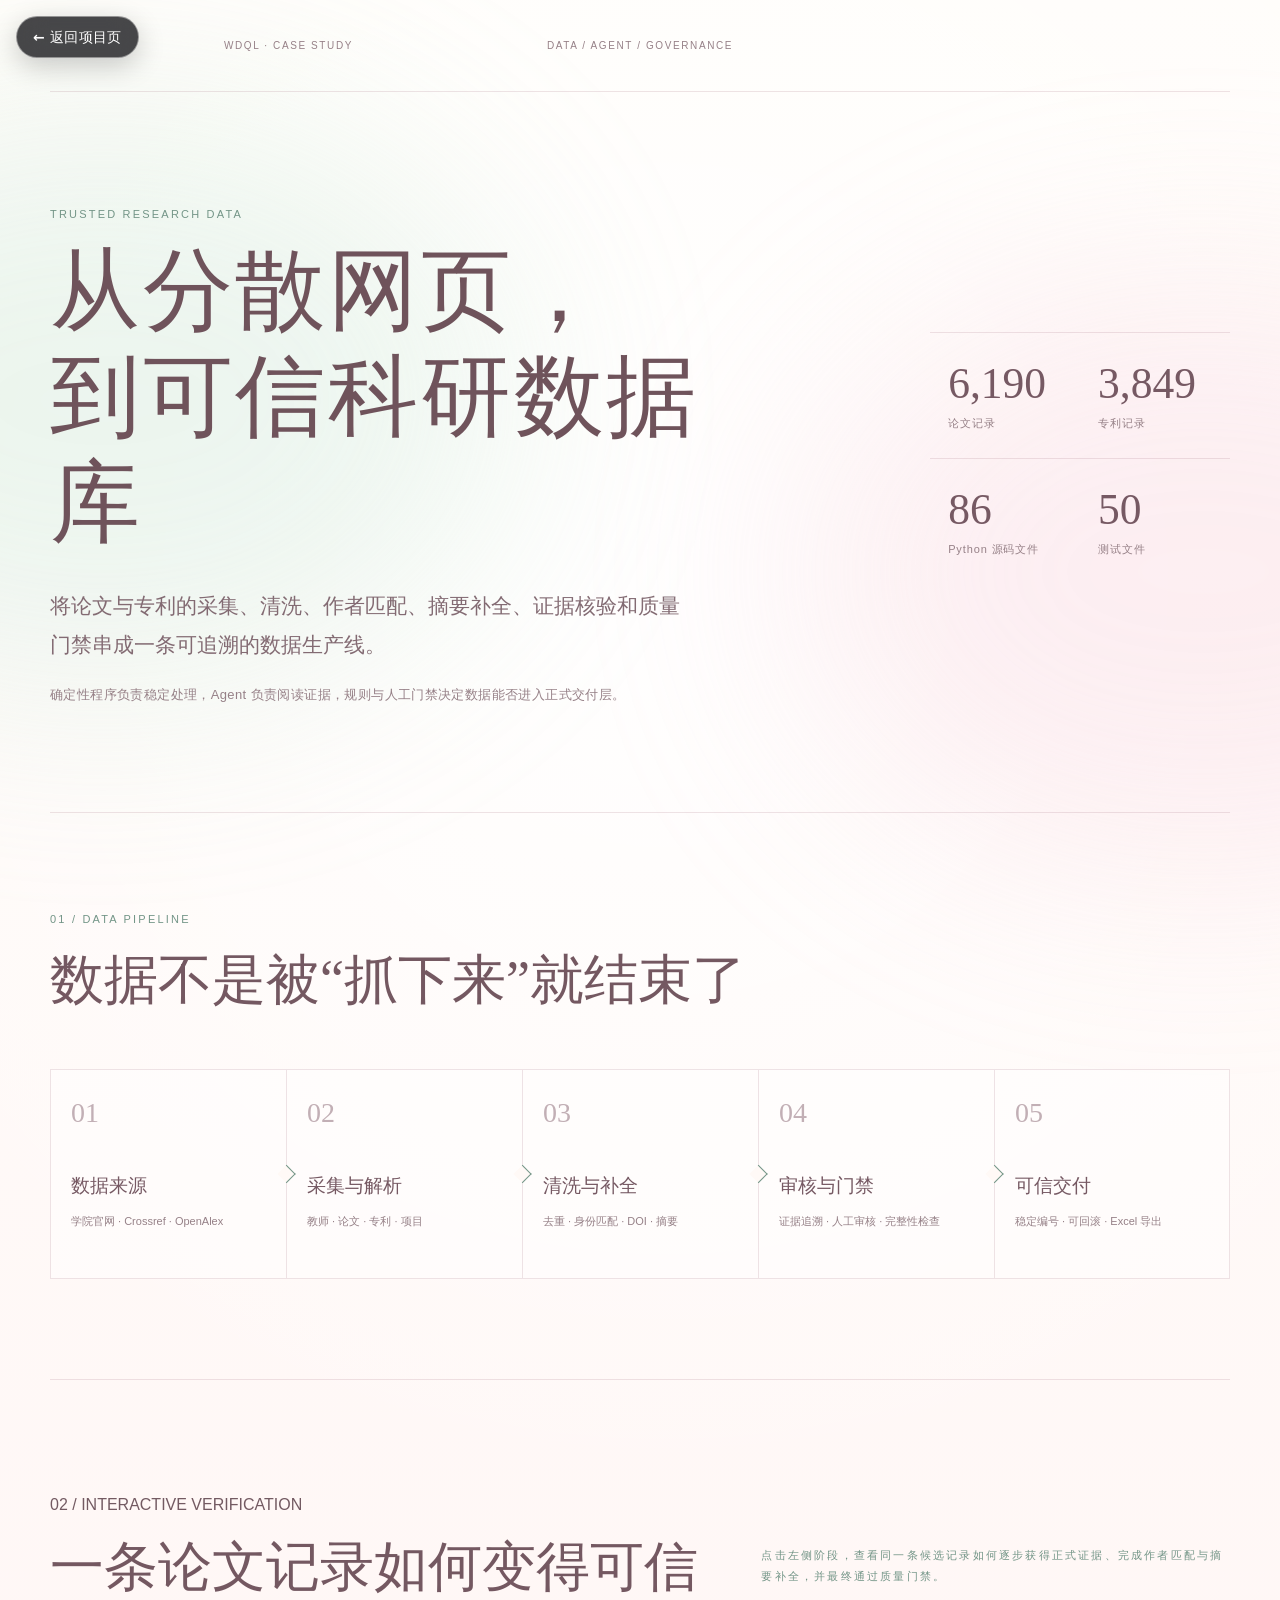
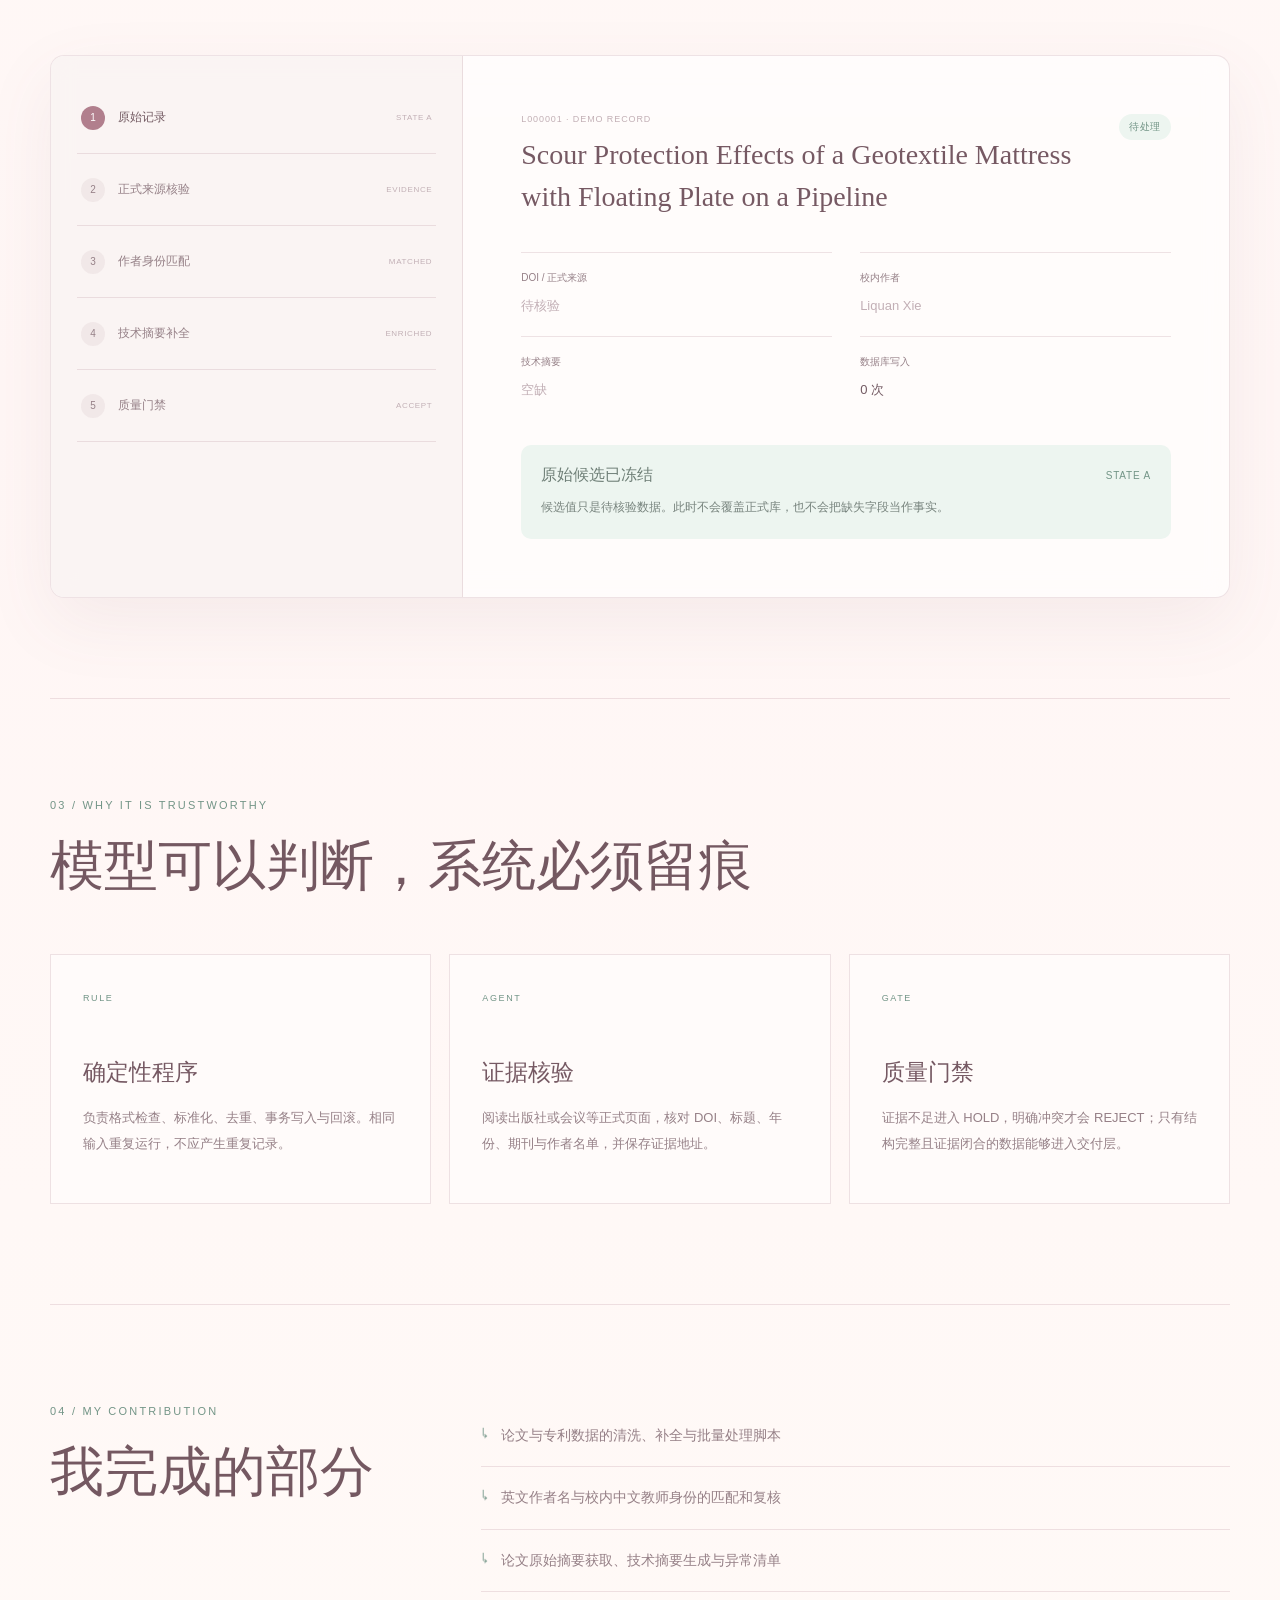
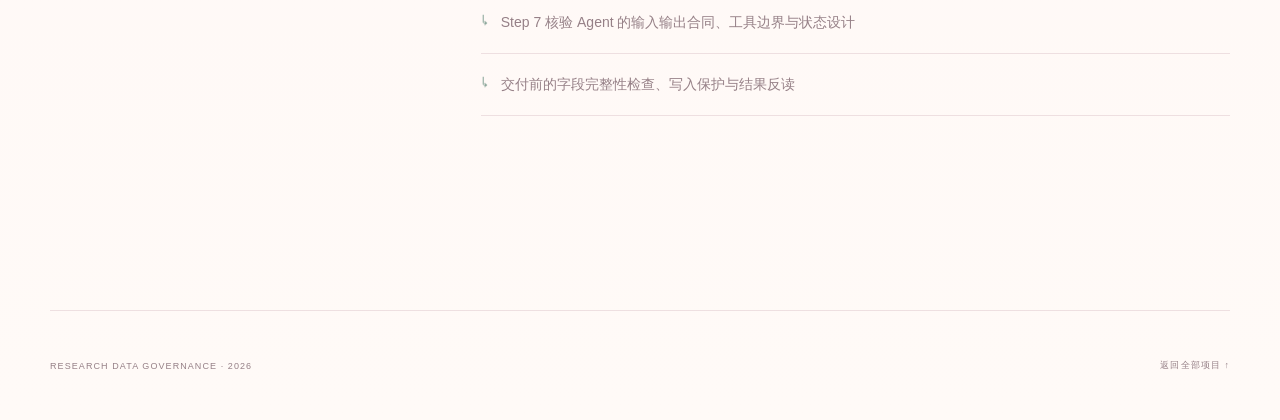
<file: page2/research-agent/site/index.html>
<!doctype html>
<html lang="zh-CN">
<head>
    <meta charset="UTF-8">
    <meta name="viewport" content="width=device-width, initial-scale=1.0">
    <meta name="description" content="科研成果数据治理与智能核验 Agent 项目案例：从分散网页到可信科研数据库。">
    <title>科研成果数据治理与智能核验 Agent</title>
    <link rel="stylesheet" href="style.css">
    <link rel="stylesheet" href="../../project-back.css">
    <script defer src="script.js"></script>
    <script defer src="../../project-back.js"></script>
</head>
<body>
    <a class="project-return-link" data-project-id="project-research-agent" href="../../../index.html#project-research-agent">← 返回项目页</a>
    <div class="page-glow page-glow--sage" aria-hidden="true"></div>
    <div class="page-glow page-glow--rose" aria-hidden="true"></div>

    <header class="site-header">
        <p>WDQL · CASE STUDY</p>
        <span>DATA  /  AGENT  /  GOVERNANCE</span>
    </header>

    <main>
        <section class="hero" aria-labelledby="hero-title">
            <div class="hero-copy">
                <p class="eyebrow">TRUSTED RESEARCH DATA</p>
                <h1 id="hero-title">从分散网页，<br>到可信科研数据库</h1>
                <p class="hero-lead">将论文与专利的采集、清洗、作者匹配、摘要补全、证据核验和质量门禁串成一条可追溯的数据生产线。</p>
                <p class="hero-note">确定性程序负责稳定处理，Agent 负责阅读证据，规则与人工门禁决定数据能否进入正式交付层。</p>
            </div>
            <dl class="hero-stats" aria-label="项目文件规模">
                <div><dt>6,190</dt><dd>论文记录</dd></div>
                <div><dt>3,849</dt><dd>专利记录</dd></div>
                <div><dt>86</dt><dd>Python 源码文件</dd></div>
                <div><dt>50</dt><dd>测试文件</dd></div>
            </dl>
        </section>

        <section class="pipeline" aria-labelledby="pipeline-title">
            <header class="section-heading">
                <p>01 / DATA PIPELINE</p>
                <h2 id="pipeline-title">数据不是被“抓下来”就结束了</h2>
            </header>
            <ol class="pipeline-list">
                <li><span>01</span><strong>数据来源</strong><small>学院官网 · Crossref · OpenAlex</small></li>
                <li><span>02</span><strong>采集与解析</strong><small>教师 · 论文 · 专利 · 项目</small></li>
                <li><span>03</span><strong>清洗与补全</strong><small>去重 · 身份匹配 · DOI · 摘要</small></li>
                <li><span>04</span><strong>审核与门禁</strong><small>证据追溯 · 人工审核 · 完整性检查</small></li>
                <li><span>05</span><strong>可信交付</strong><small>稳定编号 · 可回滚 · Excel 导出</small></li>
            </ol>
        </section>

        <section class="verification" aria-labelledby="verification-title">
            <header class="section-heading section-heading--split">
                <div>
                    <p>02 / INTERACTIVE VERIFICATION</p>
                    <h2 id="verification-title">一条论文记录如何变得可信</h2>
                </div>
                <p class="section-intro">点击左侧阶段，查看同一条候选记录如何逐步获得正式证据、完成作者匹配与摘要补全，并最终通过质量门禁。</p>
            </header>

            <div class="verification-lab">
                <nav class="stage-list" aria-label="论文核验阶段">
                    <button type="button" class="stage-button is-active" data-stage="0" aria-pressed="true"><span>1</span><b>原始记录</b><small>STATE A</small></button>
                    <button type="button" class="stage-button" data-stage="1" aria-pressed="false"><span>2</span><b>正式来源核验</b><small>EVIDENCE</small></button>
                    <button type="button" class="stage-button" data-stage="2" aria-pressed="false"><span>3</span><b>作者身份匹配</b><small>MATCHED</small></button>
                    <button type="button" class="stage-button" data-stage="3" aria-pressed="false"><span>4</span><b>技术摘要补全</b><small>ENRICHED</small></button>
                    <button type="button" class="stage-button" data-stage="4" aria-pressed="false"><span>5</span><b>质量门禁</b><small>ACCEPT</small></button>
                </nav>

                <article class="record-panel" aria-live="polite">
                    <header class="record-header">
                        <div>
                            <p>L000001 · DEMO RECORD</p>
                            <h3>Scour Protection Effects of a Geotextile Mattress with Floating Plate on a Pipeline</h3>
                        </div>
                        <span id="record-status">待处理</span>
                    </header>

                    <dl class="record-fields">
                        <div><dt>DOI / 正式来源</dt><dd id="field-doi" class="is-pending">待核验</dd></div>
                        <div><dt>校内作者</dt><dd id="field-author" class="is-pending">Liquan Xie</dd></div>
                        <div><dt>技术摘要</dt><dd id="field-summary" class="is-pending">空缺</dd></div>
                        <div><dt>数据库写入</dt><dd>0 次</dd></div>
                    </dl>

                    <div class="gate-result">
                        <div><strong id="gate-title">原始候选已冻结</strong><span id="gate-verdict">STATE A</span></div>
                        <p id="gate-note">候选值只是待核验数据。此时不会覆盖正式库，也不会把缺失字段当作事实。</p>
                    </div>
                </article>
            </div>
        </section>

        <section class="principles" aria-labelledby="principles-title">
            <header class="section-heading">
                <p>03 / WHY IT IS TRUSTWORTHY</p>
                <h2 id="principles-title">模型可以判断，系统必须留痕</h2>
            </header>
            <div class="principle-grid">
                <article>
                    <span>RULE</span>
                    <h3>确定性程序</h3>
                    <p>负责格式检查、标准化、去重、事务写入与回滚。相同输入重复运行，不应产生重复记录。</p>
                </article>
                <article>
                    <span>AGENT</span>
                    <h3>证据核验</h3>
                    <p>阅读出版社或会议等正式页面，核对 DOI、标题、年份、期刊与作者名单，并保存证据地址。</p>
                </article>
                <article>
                    <span>GATE</span>
                    <h3>质量门禁</h3>
                    <p>证据不足进入 HOLD，明确冲突才会 REJECT；只有结构完整且证据闭合的数据能够进入交付层。</p>
                </article>
            </div>
        </section>

        <section class="contribution" aria-labelledby="contribution-title">
            <div>
                <p>04 / MY CONTRIBUTION</p>
                <h2 id="contribution-title">我完成的部分</h2>
            </div>
            <ul>
                <li>论文与专利数据的清洗、补全与批量处理脚本</li>
                <li>英文作者名与校内中文教师身份的匹配和复核</li>
                <li>论文原始摘要获取、技术摘要生成与异常清单</li>
                <li>Step 7 核验 Agent 的输入输出合同、工具边界与状态设计</li>
                <li>交付前的字段完整性检查、写入保护与结果反读</li>
            </ul>
        </section>
    </main>

    <footer>
        <p>RESEARCH DATA GOVERNANCE · 2026</p>
        <a href="../../../index.html#projects">返回全部项目 ↑</a>
    </footer>
</body>
</html>
</file>
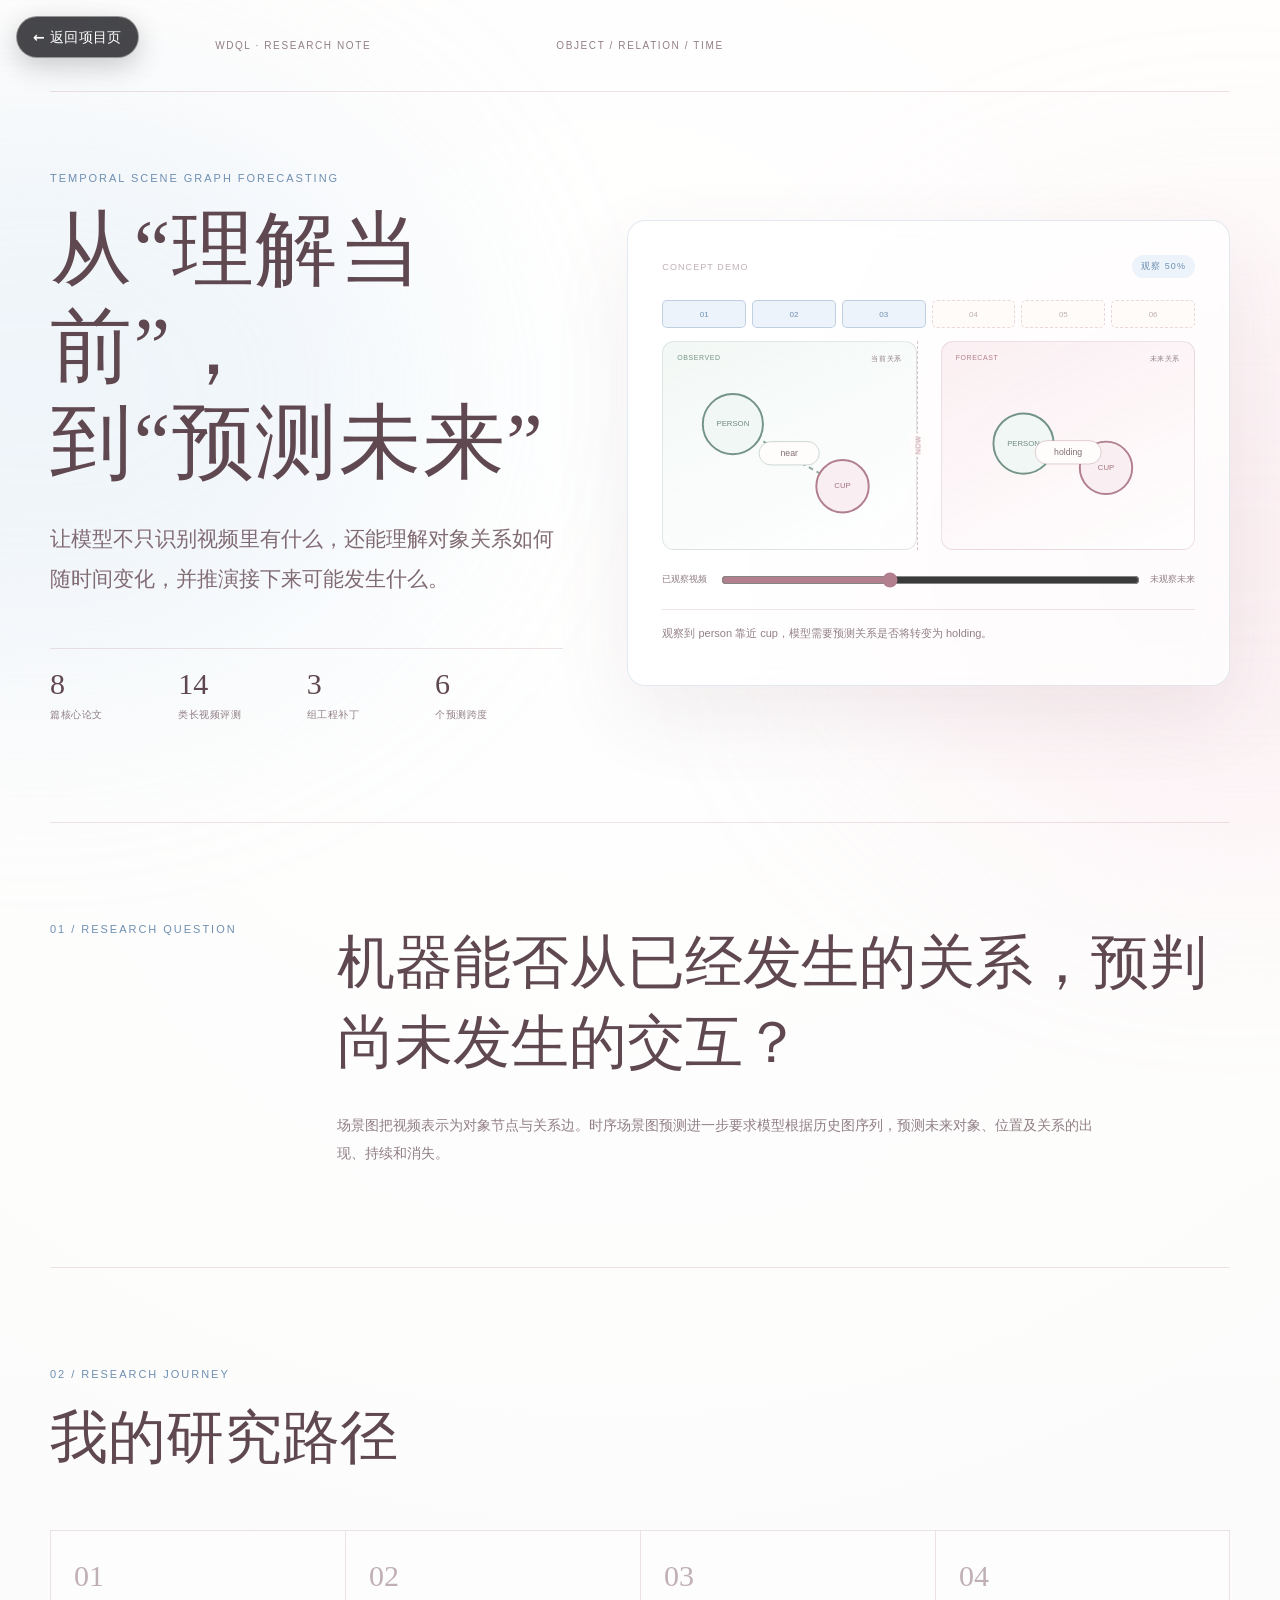
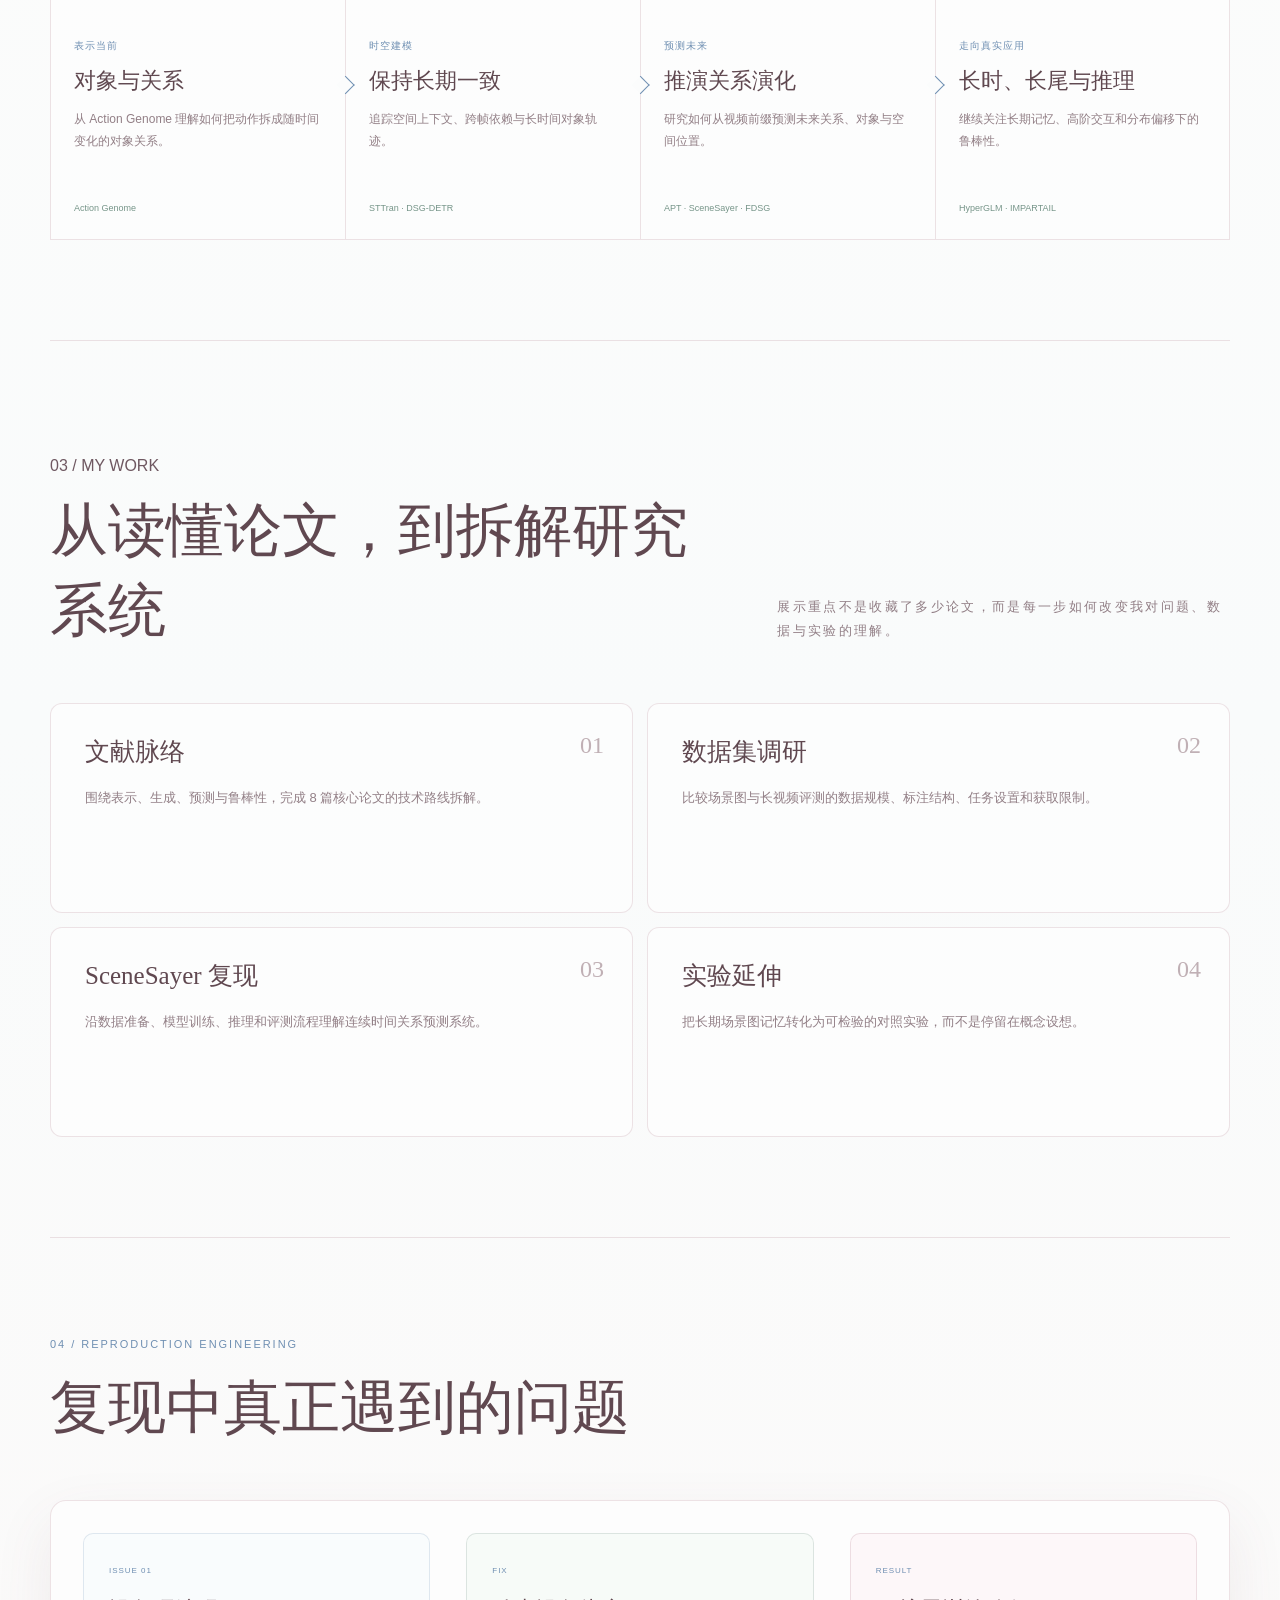
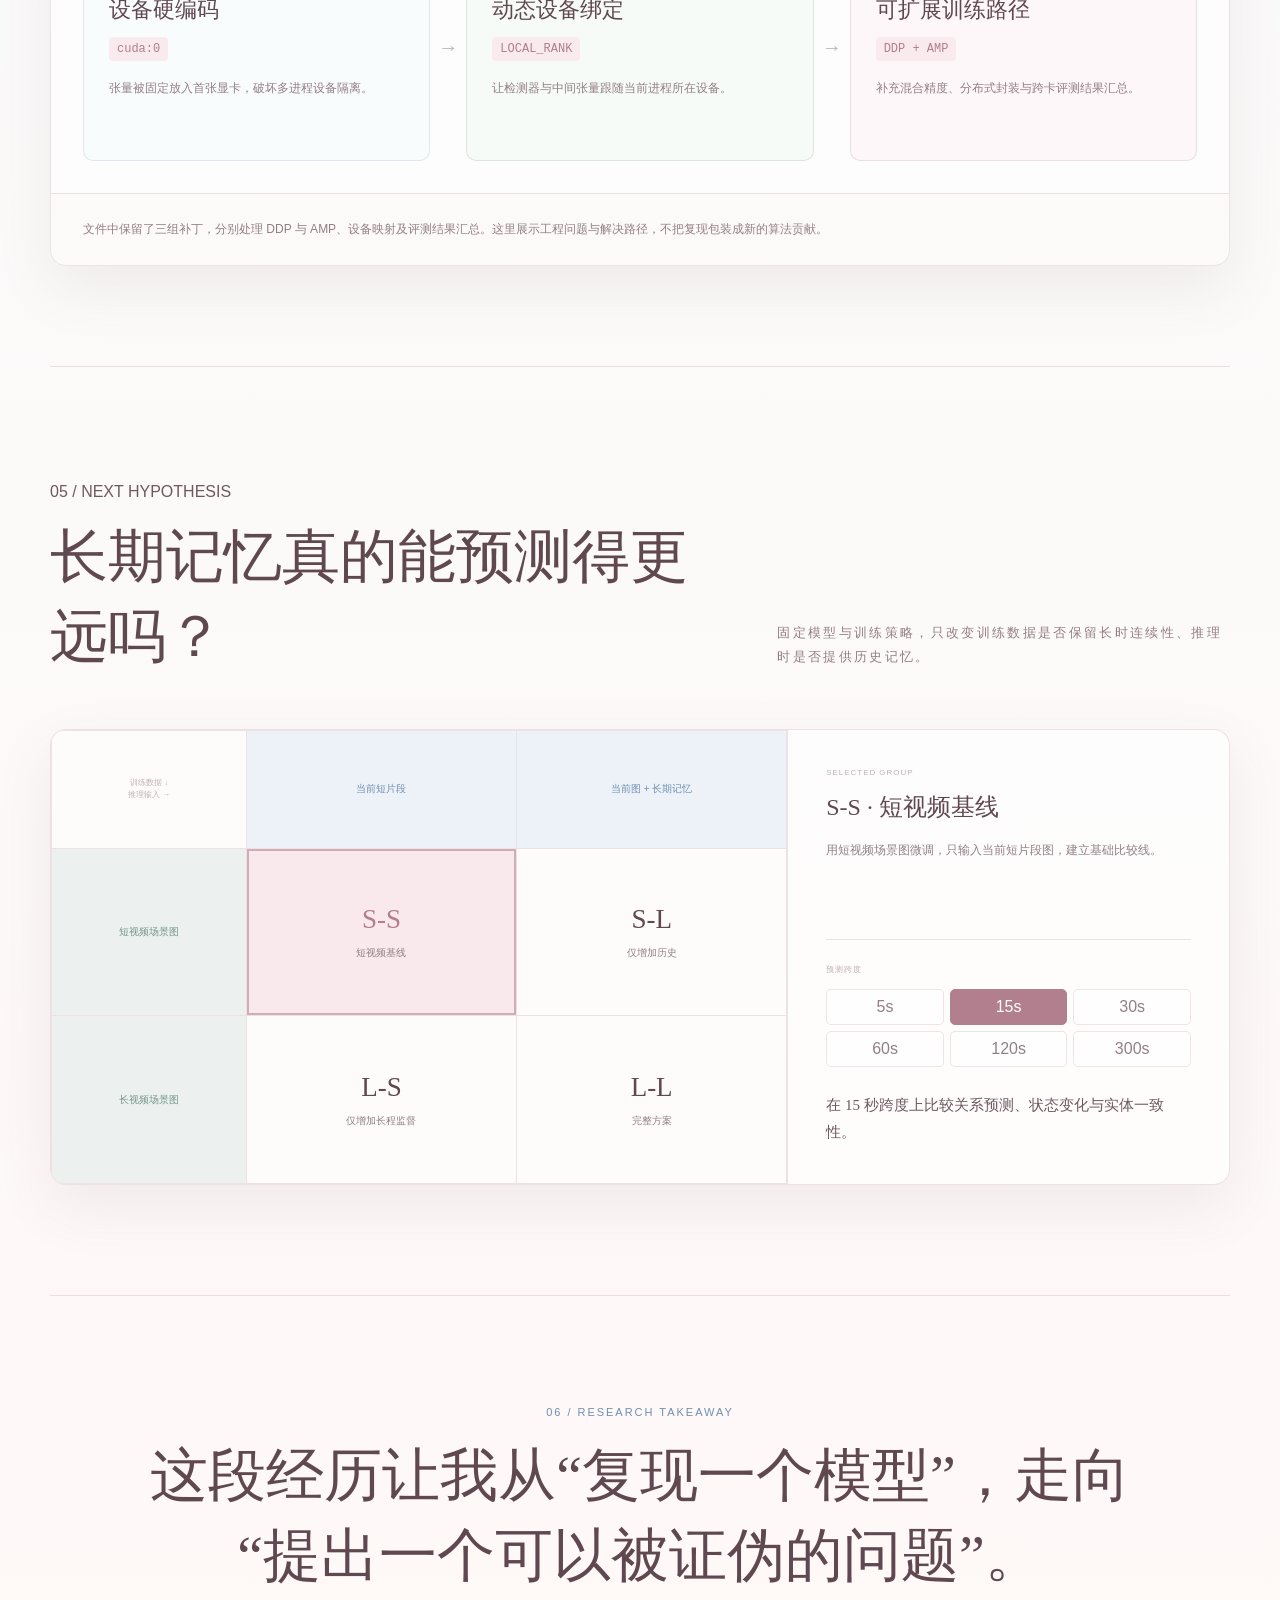
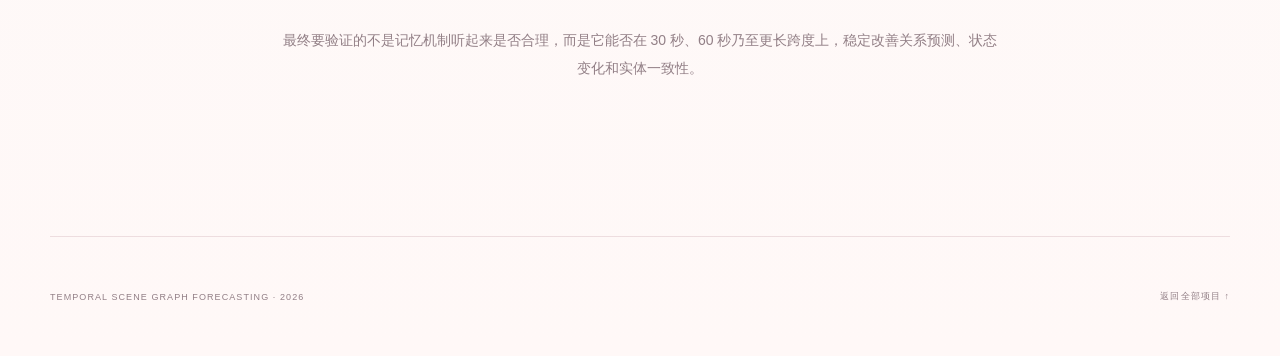
<file: page2/scene-graph/site/index.html>
<!doctype html>
<html lang="zh-CN">
<head>
    <meta charset="UTF-8">
    <meta name="viewport" content="width=device-width, initial-scale=1.0">
    <meta name="description" content="时序场景图预测与长视频理解科研经历：研究调研、SceneSayer 复现、多卡训练适配与长期记忆实验设计。">
    <title>时序场景图预测与长视频理解</title>
    <link rel="stylesheet" href="style.css">
    <link rel="stylesheet" href="../../project-back.css">
    <script defer src="script.js"></script>
    <script defer src="../../project-back.js"></script>
</head>
<body>
    <a class="project-return-link" data-project-id="project-scene-graph" href="../../../index.html#project-scene-graph">← 返回项目页</a>
    <div class="page-glow page-glow--blue" aria-hidden="true"></div>
    <div class="page-glow page-glow--rose" aria-hidden="true"></div>

    <header class="site-header">
        <p>WDQL · RESEARCH NOTE</p>
        <span>OBJECT / RELATION / TIME</span>
    </header>

    <main>
        <section class="hero" aria-labelledby="hero-title">
            <div class="hero-copy">
                <p class="eyebrow">TEMPORAL SCENE GRAPH FORECASTING</p>
                <h1 id="hero-title">从“理解当前”，<br>到“预测未来”</h1>
                <p class="hero-lead">让模型不只识别视频里有什么，还能理解对象关系如何随时间变化，并推演接下来可能发生什么。</p>
                <dl class="hero-stats" aria-label="研究工作概览">
                    <div><dt>8</dt><dd>篇核心论文</dd></div>
                    <div><dt>14</dt><dd>类长视频评测</dd></div>
                    <div><dt>3</dt><dd>组工程补丁</dd></div>
                    <div><dt>6</dt><dd>个预测跨度</dd></div>
                </dl>
            </div>

            <div class="forecast-lab" aria-label="时序场景图概念演示">
                <div class="lab-topline"><span>CONCEPT DEMO</span><b id="observe-label">观察 50%</b></div>
                <div class="frame-strip" aria-hidden="true">
                    <i class="is-seen">01</i><i class="is-seen">02</i><i class="is-seen">03</i><i>04</i><i>05</i><i>06</i>
                </div>
                <div class="graph-pair">
                    <article class="graph-panel">
                        <header><span>OBSERVED</span><b>当前关系</b></header>
                        <svg viewBox="0 0 260 190" role="img" aria-label="已观察场景图">
                            <line class="graph-line" x1="72" y1="62" x2="185" y2="126"></line>
                            <g class="graph-node graph-node--person" transform="translate(72 62)"><circle r="31"></circle><text>PERSON</text></g>
                            <g class="graph-node graph-node--object" transform="translate(185 126)"><circle r="27"></circle><text>CUP</text></g>
                            <g class="relation-label" transform="translate(130 92)"><rect x="-31" y="-12" width="62" height="24" rx="12"></rect><text id="observed-relation">near</text></g>
                        </svg>
                    </article>
                    <div class="now-divider"><span>NOW</span></div>
                    <article class="graph-panel graph-panel--future">
                        <header><span>FORECAST</span><b>未来关系</b></header>
                        <svg viewBox="0 0 260 190" role="img" aria-label="预测未来场景图">
                            <line class="graph-line" x1="84" y1="82" x2="169" y2="107"></line>
                            <g class="graph-node graph-node--person" transform="translate(84 82)"><circle r="31"></circle><text>PERSON</text></g>
                            <g class="graph-node graph-node--object" transform="translate(169 107)"><circle r="27"></circle><text>CUP</text></g>
                            <g class="relation-label" transform="translate(130 91)"><rect x="-34" y="-12" width="68" height="24" rx="12"></rect><text id="future-relation">holding</text></g>
                        </svg>
                    </article>
                </div>
                <label class="observation-control" for="observation-range">
                    <span>已观察视频</span>
                    <input id="observation-range" type="range" min="30" max="80" step="10" value="50">
                    <span>未观察未来</span>
                </label>
                <p id="lab-caption">观察到 person 靠近 cup，模型需要预测关系是否将转变为 holding。</p>
            </div>
        </section>

        <section class="research-question" aria-labelledby="question-title">
            <p class="section-index">01 / RESEARCH QUESTION</p>
            <div>
                <h2 id="question-title">机器能否从已经发生的关系，预判尚未发生的交互？</h2>
                <p>场景图把视频表示为对象节点与关系边。时序场景图预测进一步要求模型根据历史图序列，预测未来对象、位置及关系的出现、持续和消失。</p>
            </div>
        </section>

        <section class="journey" aria-labelledby="journey-title">
            <header class="section-heading">
                <p>02 / RESEARCH JOURNEY</p>
                <h2 id="journey-title">我的研究路径</h2>
            </header>
            <ol class="journey-list">
                <li><span>01</span><time>表示当前</time><h3>对象与关系</h3><p>从 Action Genome 理解如何把动作拆成随时间变化的对象关系。</p><small>Action Genome</small></li>
                <li><span>02</span><time>时空建模</time><h3>保持长期一致</h3><p>追踪空间上下文、跨帧依赖与长时间对象轨迹。</p><small>STTran · DSG-DETR</small></li>
                <li><span>03</span><time>预测未来</time><h3>推演关系演化</h3><p>研究如何从视频前缀预测未来关系、对象与空间位置。</p><small>APT · SceneSayer · FDSG</small></li>
                <li><span>04</span><time>走向真实应用</time><h3>长时、长尾与推理</h3><p>继续关注长期记忆、高阶交互和分布偏移下的鲁棒性。</p><small>HyperGLM · IMPARTAIL</small></li>
            </ol>
        </section>

        <section class="work" aria-labelledby="work-title">
            <header class="section-heading section-heading--split">
                <div><p>03 / MY WORK</p><h2 id="work-title">从读懂论文，到拆解研究系统</h2></div>
                <p>展示重点不是收藏了多少论文，而是每一步如何改变我对问题、数据与实验的理解。</p>
            </header>
            <div class="work-grid">
                <article><span>01</span><h3>文献脉络</h3><p>围绕表示、生成、预测与鲁棒性，完成 8 篇核心论文的技术路线拆解。</p></article>
                <article><span>02</span><h3>数据集调研</h3><p>比较场景图与长视频评测的数据规模、标注结构、任务设置和获取限制。</p></article>
                <article><span>03</span><h3>SceneSayer 复现</h3><p>沿数据准备、模型训练、推理和评测流程理解连续时间关系预测系统。</p></article>
                <article><span>04</span><h3>实验延伸</h3><p>把长期场景图记忆转化为可检验的对照实验，而不是停留在概念设想。</p></article>
            </div>
        </section>

        <section class="engineering" aria-labelledby="engineering-title">
            <header class="section-heading">
                <p>04 / REPRODUCTION ENGINEERING</p>
                <h2 id="engineering-title">复现中真正遇到的问题</h2>
            </header>
            <div class="engineering-board">
                <div class="engineering-flow" aria-label="多卡训练适配流程">
                    <article><small>ISSUE 01</small><h3>设备硬编码</h3><code>cuda:0</code><p>张量被固定放入首张显卡，破坏多进程设备隔离。</p></article>
                    <i aria-hidden="true">→</i>
                    <article><small>FIX</small><h3>动态设备绑定</h3><code>LOCAL_RANK</code><p>让检测器与中间张量跟随当前进程所在设备。</p></article>
                    <i aria-hidden="true">→</i>
                    <article><small>RESULT</small><h3>可扩展训练路径</h3><code>DDP + AMP</code><p>补充混合精度、分布式封装与跨卡评测结果汇总。</p></article>
                </div>
                <p class="engineering-note">文件中保留了三组补丁，分别处理 DDP 与 AMP、设备映射及评测结果汇总。这里展示工程问题与解决路径，不把复现包装成新的算法贡献。</p>
            </div>
        </section>

        <section class="experiment" aria-labelledby="experiment-title">
            <header class="section-heading section-heading--split">
                <div><p>05 / NEXT HYPOTHESIS</p><h2 id="experiment-title">长期记忆真的能预测得更远吗？</h2></div>
                <p>固定模型与训练策略，只改变训练数据是否保留长时连续性、推理时是否提供历史记忆。</p>
            </header>

            <div class="experiment-layout">
                <div class="matrix" role="group" aria-label="四组长视频记忆对照实验">
                    <div class="matrix-corner">训练数据 ↓<br>推理输入 →</div>
                    <div class="matrix-head">当前短片段</div>
                    <div class="matrix-head">当前图 + 长期记忆</div>
                    <div class="matrix-side">短视频场景图</div>
                    <button type="button" class="matrix-cell is-active" data-group="ss"><b>S-S</b><span>短视频基线</span></button>
                    <button type="button" class="matrix-cell" data-group="sl"><b>S-L</b><span>仅增加历史</span></button>
                    <div class="matrix-side">长视频场景图</div>
                    <button type="button" class="matrix-cell" data-group="ls"><b>L-S</b><span>仅增加长程监督</span></button>
                    <button type="button" class="matrix-cell" data-group="ll"><b>L-L</b><span>完整方案</span></button>
                </div>

                <aside class="experiment-readout" aria-live="polite">
                    <p>SELECTED GROUP</p>
                    <strong id="group-name">S-S · 短视频基线</strong>
                    <span id="group-description">用短视频场景图微调，只输入当前短片段图，建立基础比较线。</span>
                    <div class="horizon-control">
                        <p>预测跨度</p>
                        <div role="group" aria-label="选择预测跨度">
                            <button type="button" data-horizon="5">5s</button>
                            <button type="button" class="is-active" data-horizon="15">15s</button>
                            <button type="button" data-horizon="30">30s</button>
                            <button type="button" data-horizon="60">60s</button>
                            <button type="button" data-horizon="120">120s</button>
                            <button type="button" data-horizon="300">300s</button>
                        </div>
                    </div>
                    <p class="readout-question" id="readout-question">在 15 秒跨度上比较关系预测、状态变化与实体一致性。</p>
                </aside>
            </div>
        </section>

        <section class="takeaway" aria-labelledby="takeaway-title">
            <p>06 / RESEARCH TAKEAWAY</p>
            <h2 id="takeaway-title">这段经历让我从“复现一个模型”，走向“提出一个可以被证伪的问题”。</h2>
            <p>最终要验证的不是记忆机制听起来是否合理，而是它能否在 30 秒、60 秒乃至更长跨度上，稳定改善关系预测、状态变化和实体一致性。</p>
        </section>
    </main>

    <footer>
        <p>TEMPORAL SCENE GRAPH FORECASTING · 2026</p>
        <a href="../../../index.html#projects">返回全部项目 ↑</a>
    </footer>
</body>
</html>
</file>
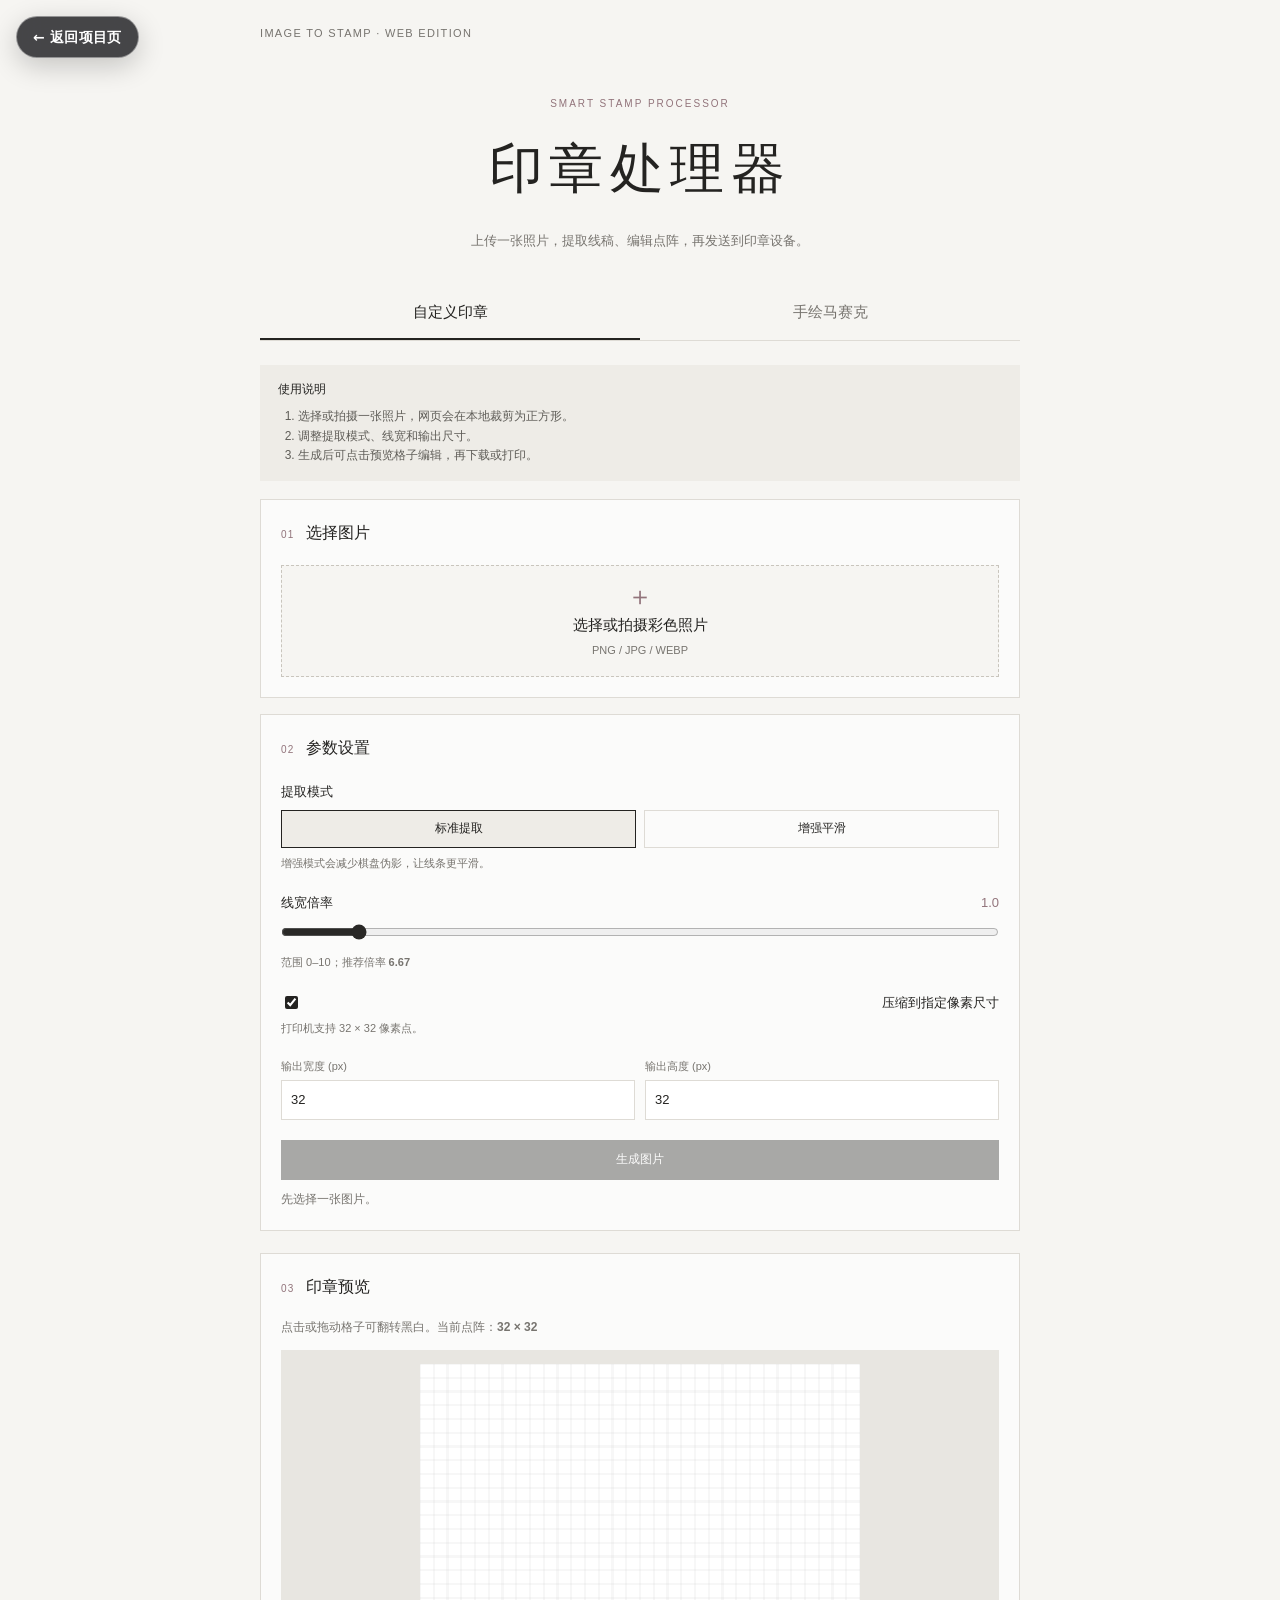
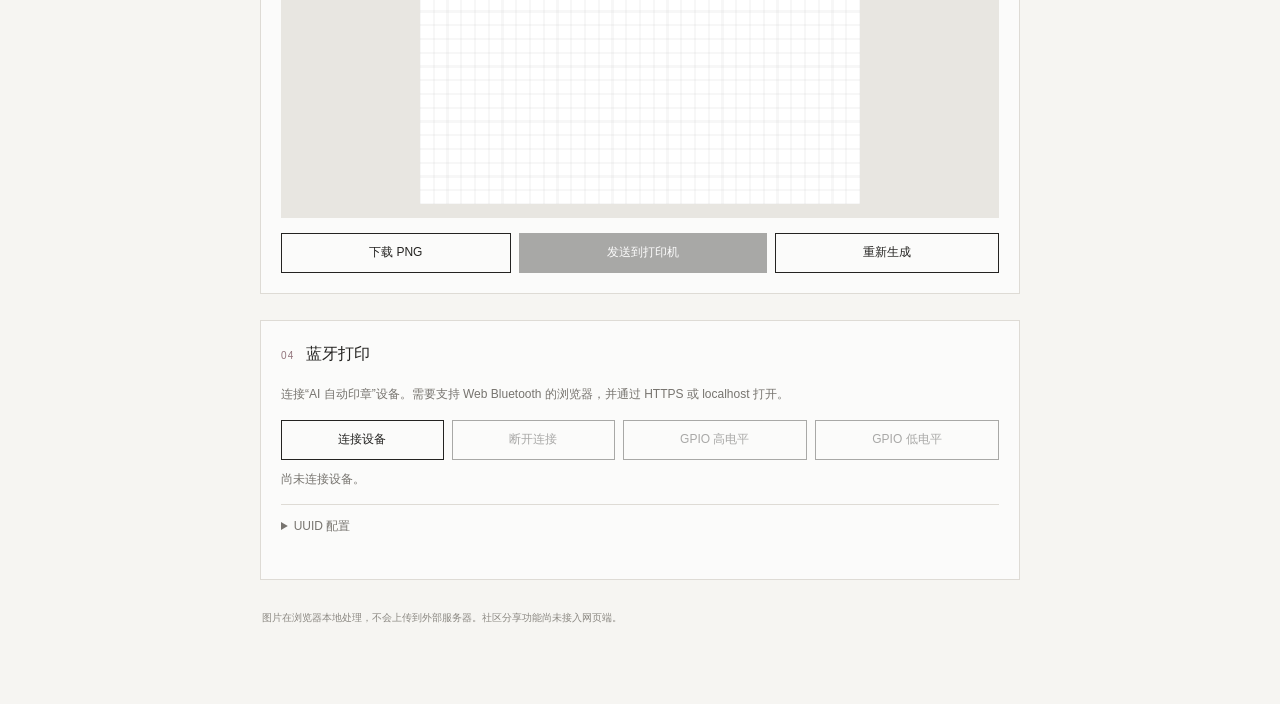
<file: page2/smart-stamp/site/index.html>
<!doctype html>
<html lang="zh-CN">
<head>
  <meta charset="utf-8">
  <meta name="viewport" content="width=device-width, initial-scale=1">
  <meta name="theme-color" content="#f6f5f2">
  <title>印章处理器</title>
  <link rel="stylesheet" href="style.css">
  <link rel="stylesheet" href="../../project-back.css">
  <script defer src="../../project-back.js"></script>
</head>
<body>
  <a class="project-return-link" data-project-id="project-smart-stamp" href="../../../index.html#project-smart-stamp">← 返回项目页</a>
  <main class="app-shell">
    <header class="topbar">
      <span class="eyebrow">IMAGE TO STAMP · WEB EDITION</span>
    </header>

    <section class="intro">
      <p class="section-index">SMART STAMP PROCESSOR</p>
      <h1>印章处理器</h1>
      <p>上传一张照片，提取线稿、编辑点阵，再发送到印章设备。</p>
    </section>

    <nav class="tabs" aria-label="功能选择">
      <button class="tab active" data-view="photo">自定义印章</button>
      <button class="tab" data-view="draw">手绘马赛克</button>
    </nav>

    <section id="photo-view" class="view active">
      <div class="instructions">
        <strong>使用说明</strong>
        <ol>
          <li>选择或拍摄一张照片，网页会在本地裁剪为正方形。</li>
          <li>调整提取模式、线宽和输出尺寸。</li>
          <li>生成后可点击预览格子编辑，再下载或打印。</li>
        </ol>
      </div>

      <div class="panel">
        <div class="panel-heading"><span>01</span><h2>选择图片</h2></div>
        <label class="upload-box" for="image-input">
          <span class="upload-mark">＋</span>
          <span id="upload-label">选择或拍摄彩色照片</span>
          <small>PNG / JPG / WEBP</small>
        </label>
        <input id="image-input" type="file" accept="image/*" capture="environment" hidden>
        <div id="source-preview-wrap" class="source-preview-wrap" hidden>
          <img id="source-preview" alt="已选择的照片">
          <p>处理时将居中裁剪为正方形</p>
        </div>
      </div>

      <div class="panel parameters">
        <div class="panel-heading"><span>02</span><h2>参数设置</h2></div>
        <div class="field">
          <span class="field-label">提取模式</span>
          <div class="segmented">
            <button class="mode active" data-mode="default">标准提取</button>
            <button class="mode" data-mode="improved">增强平滑</button>
          </div>
          <small>增强模式会减少棋盘伪影，让线条更平滑。</small>
        </div>
        <div class="field">
          <label for="thickness">线宽倍率 <output id="thickness-out">1.0</output></label>
          <input id="thickness" type="range" min="0" max="10" step="0.1" value="1">
          <small>范围 0–10；推荐倍率 <b id="recommended">6.67</b></small>
        </div>
        <div class="field checkbox-field">
          <label><input id="resize-toggle" type="checkbox" checked> 压缩到指定像素尺寸</label>
          <small>打印机支持 32 × 32 像素点。</small>
        </div>
        <div class="dimension-fields">
          <label>输出宽度 (px)<input id="width" type="number" min="8" max="512" value="32"></label>
          <label>输出高度 (px)<input id="height" type="number" min="8" max="512" value="32"></label>
        </div>
        <button id="generate" class="primary" disabled>生成图片</button>
        <p id="status" class="status" aria-live="polite">先选择一张图片。</p>
      </div>
    </section>

    <section id="draw-view" class="view">
      <div class="panel">
        <div class="panel-heading"><span>01</span><h2>手绘马赛克</h2></div>
        <p class="muted">点击或拖动格子，在黑白之间切换。打印机使用 32 × 32 点阵。</p>
        <div class="dimension-fields draw-dimensions">
          <label>宽度<input id="draw-width" type="number" min="8" max="128" value="32"></label>
          <label>高度<input id="draw-height" type="number" min="8" max="128" value="32"></label>
          <button id="reset-grid" class="secondary">清空画布</button>
        </div>
        <div class="grid-frame"><canvas id="grid" aria-label="可编辑的像素画布"></canvas></div>
      </div>
    </section>

    <section id="result-panel" class="panel result-panel">
      <div class="panel-heading"><span>03</span><h2 id="result-title">印章预览</h2></div>
      <p class="muted">点击或拖动格子可翻转黑白。当前点阵：<b id="grid-size">32 × 32</b></p>
      <div class="grid-frame"><canvas id="result-grid" aria-label="可编辑的印章点阵"></canvas></div>
      <div class="button-row">
        <button id="download" class="secondary">下载 PNG</button>
        <button id="print" class="primary">发送到打印机</button>
        <button id="reset" class="secondary">重新生成</button>
      </div>
    </section>

    <section class="panel bluetooth-panel">
      <div class="panel-heading"><span id="bluetooth-step">04</span><h2>蓝牙打印</h2></div>
      <p class="muted">连接“AI 自动印章”设备。需要支持 Web Bluetooth 的浏览器，并通过 HTTPS 或 localhost 打开。</p>
      <div class="button-row">
        <button id="connect" class="secondary">连接设备</button>
        <button id="disconnect" class="secondary" disabled>断开连接</button>
        <button id="gpio-high" class="secondary" disabled>GPIO 高电平</button>
        <button id="gpio-low" class="secondary" disabled>GPIO 低电平</button>
      </div>
      <p id="ble-status" class="status" aria-live="polite">尚未连接设备。</p>
      <progress id="progress" value="0" max="100" hidden></progress>
      <details>
        <summary>UUID 配置</summary>
        <label>Service UUID<input id="service-uuid" value="4FAFC201-1FB5-459E-8FCC-C5C9C331914B"></label>
        <label>特征值 UUID<input id="characteristic-uuid" value="BEB5483E-36E1-4688-B7F5-EA07361B26A8"></label>
      </details>
      <pre id="ble-log" class="ble-log" aria-live="polite"></pre>
    </section>

    <footer>图片在浏览器本地处理，不会上传到外部服务器。社区分享功能尚未接入网页端。</footer>
  </main>
  <canvas id="work-canvas" hidden></canvas>
  <script src="app.js?v=20261011-1"></script>
</body>
</html>
</file>
<file: style.css>
:root {
    color-scheme: light;
    --ink: #765660;
    --muted: #ae8792;
    --blue: #b7e1cd;
    --rose: #f2b9cc;
    --paper: #fff9f6;
    font-family: "PingFang SC", "Hiragino Sans GB", "Microsoft YaHei", sans-serif;
    font-synthesis: none;
    text-rendering: optimizeLegibility;
    -webkit-font-smoothing: antialiased;
}

* { box-sizing: border-box; }

html {
    scroll-behavior: smooth;
    scrollbar-width: none;
}

html::-webkit-scrollbar { display: none; }

body {
    margin: 0;
    overflow-x: hidden;
    color: var(--ink);
    background:
        radial-gradient(ellipse at 50% 44%, rgba(255,255,255,.72) 0 20%, transparent 57%),
        linear-gradient(180deg, #fffdfa 0%, #fff5f5 52%, #fffaf8 100%);
}

.home {
    position: relative;
    isolation: isolate;
    display: flex;
    min-height: 100svh;
    flex-direction: column;
    justify-content: space-between;
    overflow: hidden;
    padding: clamp(24px, 4.2vw, 58px) clamp(25px, 7.2vw, 112px) 50px;
    background: transparent;
}

.sky {
    position: absolute;
    z-index: 0;
    inset: 0;
    overflow: hidden;
    pointer-events: none;
}

.cloud {
    position: absolute;
    width: min(66vw, 920px);
    aspect-ratio: 1.4;
    border-radius: 50%;
    filter: blur(clamp(52px, 9vw, 132px));
    opacity: .56;
}

.cloud--blue {
    top: 16%;
    left: 7%;
    background: radial-gradient(ellipse, rgba(191, 242, 206, 0.8), rgba(214, 231, 242, .52) 40%, transparent 72%);
    transform: rotate(-18deg);
}

.cloud--rose {
    right: -14%;
    bottom: -16%;
    background: radial-gradient(ellipse, rgba(255, 211, 202, .8), rgba(251, 222, 232, .54) 43%, transparent 72%);
    transform: rotate(18deg);
}

.cloud--sage {
    bottom: 4%;
    left: -23%;
    width: min(48vw, 620px);
    opacity: .38;
    background: radial-gradient(ellipse, rgba(193, 222, 203, .78), rgba(221, 237, 220, .48) 42%, transparent 73%);
    transform: rotate(22deg);
}

.starlight {
    position: absolute;
    width: 8px;
    height: 8px;
    border-radius: 50%;
    background: #fff;
    box-shadow: 0 0 15px 5px rgba(250, 190, 209, .62), 0 0 34px 10px rgba(247, 211, 210, .42);
}

.starlight--one { top: 26%; left: 13%; }
.starlight--two {
    right: 16%;
    bottom: 22%;
    width: 6px;
    height: 6px;
    background: #f8fffb;
    box-shadow: 0 0 15px 5px rgba(188, 222, 207, .5), 0 0 34px 10px rgba(184, 213, 220, .36);
}

.stars i {
    position: absolute;
    width: 3px;
    height: 3px;
    border-radius: 50%;
    background: rgba(255,255,255,.98);
    box-shadow: 0 0 8px 2px rgba(240, 193, 203, .5);
}

.stars i:nth-child(1) { top: 28%; left: 28%; }
.stars i:nth-child(2) { top: 39%; left: 77%; width: 2px; height: 2px; }
.stars i:nth-child(3) { top: 61%; left: 12%; width: 2px; height: 2px; }
.stars i:nth-child(4) { top: 72%; left: 84%; }
.stars i:nth-child(5) { top: 81%; left: 31%; width: 2px; height: 2px; }
.stars i:nth-child(6) { top: 48%; left: 89%; width: 2px; height: 2px; }
.stars i:nth-child(7) { top: 17%; left: 69%; width: 2px; height: 2px; background: #eaf7f7; }
.stars i:nth-child(8) { top: 88%; left: 64%; width: 2px; height: 2px; }

.silver-sparkles,
.section-sparkles {
    position: absolute;
    inset: 0;
    pointer-events: none;
}

.silver-sparkles i,
.section-sparkles i {
    position: absolute;
    width: 3px;
    height: 3px;
    border-radius: 50%;
    background: #fff;
    box-shadow: 0 0 9px 3px rgba(156, 164, 184, .58);
    animation: silver-glint 4.2s ease-in-out infinite;
}

.silver-sparkles i::before,
.silver-sparkles i::after,
.section-sparkles i::before,
.section-sparkles i::after {
    position: absolute;
    top: 50%;
    left: 50%;
    border-radius: 50%;
    background: linear-gradient(90deg, transparent, rgba(147, 155, 176, .86), transparent);
    content: "";
    transform: translate(-50%, -50%);
}

.silver-sparkles i::before,
.section-sparkles i::before { width: 16px; height: 1px; }
.silver-sparkles i::after,
.section-sparkles i::after { width: 1px; height: 16px; }
.silver-sparkles i:nth-child(1) { top: 7%; left: 24%; animation-delay: -.8s; }
.silver-sparkles i:nth-child(2) { top: 13%; left: 39%; animation-delay: -2.7s; }
.silver-sparkles i:nth-child(3) { top: 6%; left: 62%; animation-delay: -1.5s; }
.silver-sparkles i:nth-child(4) { top: 17%; left: 76%; animation-delay: -3.4s; }
.silver-sparkles i:nth-child(5) { top: 25%; left: 18%; animation-delay: -2.1s; }
.silver-sparkles i:nth-child(6) { top: 23%; left: 85%; animation-delay: -.3s; }

.top-feather {
    --top-feather-rotate: 0deg;
    position: absolute;
    top: 2%;
    width: clamp(40px, 4vw, 62px);
    color: #969eae;
    opacity: .46;
    filter: drop-shadow(0 5px 14px rgba(147, 155, 176, .25));
    pointer-events: none;
    animation: top-feather-float 8s ease-in-out infinite;
}

.top-feather--left {
    --top-feather-rotate: 67deg;
    left: 25%;
}

.top-feather--right {
    --top-feather-rotate: -58deg;
    top: 6%;
    right: 18%;
    width: clamp(32px, 3.2vw, 50px);
    animation-delay: -4.1s;
}

@keyframes silver-glint {
    0%, 100% { opacity: .3; transform: scale(.62); }
    48% { opacity: 1; transform: scale(1); }
    62% { opacity: .48; transform: scale(.76); }
}

@keyframes top-feather-float {
    0%, 100% { transform: translate3d(0, 0, 0) rotate(var(--top-feather-rotate)); }
    50% { transform: translate3d(7px, 10px, 0) rotate(calc(var(--top-feather-rotate) + 5deg)); }
}

.feather {
    position: relative;
    display: block;
    width: 100%;
    color: #c5969e;
    filter: blur(.25px);
    opacity: .72;
    transition: transform .35s ease, opacity .35s ease, filter .35s ease;
}

.feather-link {
    position: absolute;
    display: block;
    width: clamp(70px, 10vw, 145px);
    pointer-events: auto;
    cursor: pointer;
    -webkit-tap-highlight-color: transparent;
}

.feather-link--upper {
    top: 20%;
    right: 20%;
    animation: feather-drift 4s ease-in-out infinite;
}

.feather-link--upper .feather { transform: rotate(25deg); }

.feather-link--upper:hover .feather {
    transform: translateY(-5px) rotate(25deg) scale(1.06);
}

.feather-link--lower {
    bottom: 20%;
    left: 20%;
    width: clamp(53px, 7vw, 100px);
    animation: feather-drift 4.6s ease-in-out -2.2s infinite;
}

@keyframes feather-drift {
    0%, 100% { transform: translateY(0) scale(1); }
    50% { transform: translate(3px, -12px) scale(1.07); }
}

.feather--lower {
    color: #6f9b8d;
    opacity: .75;
    transform: rotate(-34deg) scaleX(-1);
}

.feather-link:hover .feather {
    opacity: 1;
    filter: drop-shadow(0 5px 10px rgba(173, 128, 147, .2));
}

.feather-link--lower:hover .feather {
    transform: translateY(-5px) rotate(-34deg) scaleX(-1) scale(1.06);
}

.feather-label {
    position: absolute;
    bottom: -14px;
    left: 50%;
    color: rgba(137, 109, 124, .68);
    font-size: 16px;
    letter-spacing: .22em;
    text-shadow: 0 1px 8px rgba(255, 255, 255, .9);
    transform: translate(-40%,-60px);
    white-space: nowrap;
    pointer-events: none;
    transition: color .25s ease, opacity .25s ease;
    opacity: .76;
}

.feather-link:hover .feather-label {
    color: rgba(137, 109, 124, .95);
    opacity: 1;
}

.feather-link:focus-visible {
    outline: 2px solid rgba(176, 135, 159, .72);
    outline-offset: 5px;
    border-radius: 50%;
}

.feather-link:hover { animation-play-state: paused; }

.topline, .bottomline {
    display: flex;
    align-items: center;
    justify-content: space-between;
}

.topline { position: relative; z-index: 1; }

.topline p {
    position: absolute;
    left: 50%;
    transform: translateX(-50%);
}

.topline p, .location, .scroll-cue span, .page-number {
    margin: 0;
    color: var(--muted);
    font-family: Arial, sans-serif;
    font-size: 9px;
    letter-spacing: .2em;
}

.topline p span { padding: 0 8px; color: #ddcbdc; }
.topline-mark { color: #d7bfd7; font-size: 15px; }

.intro {
    position: relative;
    z-index: 1;
    width: min(100%, 650px);
    margin: clamp(58px, 9vh, 110px) auto clamp(56px, 8vh, 95px);
    text-align: center;
    transform: translateY(-6vh);
}

.eyebrow {
    display: inline-flex;
    align-items: center;
    gap: 10px;
    margin: 0 0 21px;
    color: #a98da5;
    font-size: 12px;
    letter-spacing: .15em;
}

.eyebrow span {
    width: 18px;
    height: 1px;
    background: #d7b8d0;
}

h1 {
    margin: 0;
    color: #795b61;
    font-family: Arial, sans-serif;
    font-size: clamp(48px, 7vw, 84px);
    font-weight: 400;
    letter-spacing: .19em;
    line-height: 1;
    text-indent: .19em;
}

.school {
    margin: 20px 0 0;
    color: #a38689;
    font-size: clamp(11px, 1.25vw, 13px);
    letter-spacing: .06em;
}

.school b { padding: 0 5px; color: #d5bfd1; font-weight: 400; }

.verse {
    position: relative;
    width: fit-content;
    margin: clamp(36px, 6vh, 59px) auto 25px;
    padding: 0 23px;
}

.verse p {
    margin: 0;
    color: #936f78;
    font-family: "Songti SC", "STSong", serif;
    font-size: clamp(15px, 1.7vw, 18px);
    letter-spacing: .12em;
}

.quote-mark {
    position: absolute;
    top: -18px;
    left: 0;
    color: #d5a8b4;
    font-family: Georgia, serif;
    font-size: 31px;
    line-height: 1;
}

.bio {
    color: #8d7077;
    font-family: "Songti SC", "STSong", serif;
    font-size: clamp(12px, 1.36vw, 14px);
    letter-spacing: .09em;
    line-height: 2.05;
}

.bio p { margin: 0 0 10px; }
.bio p:last-child { margin-bottom: 0; }

.bottomline { position: relative; z-index: 1; min-height: 28px; }
.scroll-cue { display: inline-flex; align-items: center; gap: 11px; color: inherit; text-decoration: none; }
.scroll-cue span { font-size: 8px; letter-spacing: .17em; }
.scroll-cue i { color: #bb9a9e; font-size: 15px; font-style: normal; transition: transform .25s ease; }
.scroll-cue:hover i { transform: translateY(3px); }
.page-number { display: inline-flex; align-items: center; gap: 9px; font-size: 9px; letter-spacing: .12em; }
.page-number i { width: 25px; height: 1px; background: #edd9d8; }

.details { position: relative; z-index: 10; }

.destination-page {
    position: relative;
    isolation: isolate;
    width: min(100%, 1360px);
    min-height: 100svh;
    margin: 0 auto;
    padding: clamp(62px, 8vw, 112px) clamp(24px, 7vw, 108px) 64px;
    scroll-margin-top: 0;
}

.section-ornaments {
    position: absolute;
    z-index: -1;
    inset: 0;
    overflow: hidden;
    pointer-events: none;
}

.section-sparkles i:nth-child(1) { top: 5%; left: 8%; animation-delay: -.7s; }
.section-sparkles i:nth-child(2) { top: 19%; right: 7%; animation-delay: -2.6s; }
.section-sparkles i:nth-child(3) { top: 38%; left: 4%; animation-delay: -1.4s; }
.section-sparkles i:nth-child(4) { top: 58%; right: 4%; animation-delay: -3.3s; }
.section-sparkles i:nth-child(5) { top: 79%; left: 7%; animation-delay: -2s; }
.section-sparkles i:nth-child(6) { top: 29%; left: 48%; animation-delay: -3.8s; }
.section-sparkles i:nth-child(7) { top: 69%; right: 34%; animation-delay: -1.1s; }
.section-sparkles i:nth-child(8) { top: 94%; right: 9%; animation-delay: -2.9s; }

.section-ornaments--interests .section-sparkles i:nth-child(1) { top: 13%; left: 10%; }
.section-ornaments--interests .section-sparkles i:nth-child(2) { top: 29%; right: 8%; }
.section-ornaments--interests .section-sparkles i:nth-child(3) { top: 63%; left: 5%; }
.section-ornaments--interests .section-sparkles i:nth-child(4) { top: 84%; right: 12%; }
.section-ornaments--interests .section-sparkles i:nth-child(5) { top: 43%; left: 49%; }
.section-ornaments--interests .section-sparkles i:nth-child(6) { top: 71%; right: 39%; }
.section-ornaments--interests .section-sparkles i:nth-child(7) { top: 94%; left: 29%; }
.section-ornaments--interests .section-sparkles i:nth-child(8) { display: none; }

.section-feather {
    --section-feather-rotate: 0deg;
    position: absolute;
    width: clamp(38px, 4.8vw, 68px);
    color: #9da5b4;
    opacity: .36;
    filter: drop-shadow(0 6px 16px rgba(147, 155, 176, .2));
    animation: section-feather-float 10s ease-in-out infinite;
}

.section-ornaments--projects .section-feather--1 {
    --section-feather-rotate: -24deg;
    top: 8%;
    right: 2%;
}

.section-ornaments--projects .section-feather--2 {
    --section-feather-rotate: 31deg;
    top: 45%;
    left: 1%;
    width: clamp(32px, 4vw, 58px);
    animation-delay: -3.2s;
}

.section-ornaments--projects .section-feather--3 {
    --section-feather-rotate: -39deg;
    top: 79%;
    right: 3%;
    width: clamp(42px, 5.2vw, 74px);
    animation-delay: -6.1s;
}

.section-ornaments--interests .section-feather--1 {
    --section-feather-rotate: 34deg;
    top: 18%;
    left: 2%;
    animation-delay: -4.6s;
}

.section-ornaments--interests .section-feather--2 {
    --section-feather-rotate: -28deg;
    top: 49%;
    right: 2%;
    width: clamp(34px, 4.2vw, 60px);
    animation-delay: -1.8s;
}

.section-ornaments--interests .section-feather--3 {
    --section-feather-rotate: 52deg;
    top: 78%;
    left: 4%;
    width: clamp(30px, 3.8vw, 54px);
    animation-delay: -7.1s;
}

@keyframes section-feather-float {
    0%, 100% { transform: translate3d(0, 0, 0) rotate(var(--section-feather-rotate)); }
    50% { transform: translate3d(9px, 14px, 0) rotate(calc(var(--section-feather-rotate) + 6deg)); }
}

.destination-heading {
    position: relative;
    margin-bottom: clamp(20px, 6vw, 68px);
    text-align: center;
}

.projects-page .destination-heading {
    max-width: 440px;
    margin-right: 0;
    margin-left: auto;
    text-align: right;
    transform: translate(clamp(-500px, 3vw, 48px), -5vh);
}

.projects-page {
    --project-meta-size: 11px;
    --project-meta-detail-size: 8px;
    --project-title-size: clamp(18px, 2vw, 23px);
    --project-body-size: 13px;
    --project-role-size: 12px;
}

.projects-page .page-kicker {
    width: max-content;
    margin: clamp(52px, 6vw, 82px) 0 0 auto;
    transform: translateX(-520px);
    color: #a87e8c;
    font-size: clamp(64px, 9.5vw, 136px);
    letter-spacing: .12em;
    line-height: .95;
    opacity: .24;
    white-space: nowrap;
}

.interests-page .page-kicker {
    width: max-content;
    color: #a87e8c;
    font-size: clamp(64px, 9.5vw, 136px);
    letter-spacing: .12em;
    line-height: .95;
    opacity: .24;
    white-space: nowrap;
}

.back-home {
    position: absolute;
    top: 0;
    left: 0;
    display: inline-flex;
    align-items: center;
    gap: 8px;
    color: #a18188;
    font-size: 12px;
    text-decoration: none;
}

.back-home:hover { color: #bd718b; }

.projects-page .back-home {
    right: 0;
    left: auto;
}

.page-kicker, .card-index, .interest-number {
    color: #af8c9b;
    font-family: Arial, sans-serif;
    font-size: 11px;
    letter-spacing: .18em;
}

.page-kicker { margin: 0 0 17px; }
.page-kicker span { padding: 0 7px; color: #d2aeba; }
.interests-page .page-kicker { transform: translate(120px, 50px); }

.destination-heading h2 {
    margin: 0;
    color: #795b61;
    font-family: "Songti SC", "STSong", serif;
    font-size: clamp(42px, 6vw, 68px);
    font-weight: 400;
    letter-spacing: .14em;
}

.projects-page .destination-heading h2 {
    font-size: clamp(34px, 3.4vw, 48px);
    transform: translate(-90px, 300px);
}

.interests-page .destination-heading {
    width: 100%;
    max-width: none;
    margin-right: 0;
    margin-left: 0;
    text-align: left;
    transform: translate(clamp(-48px, -3vw, -8px), -5vh);
}

.interests-page .destination-heading h2 {
    position: absolute;
    top: clamp(240px, 46vh, 420px);
    left: 54%;
    font-size: clamp(34px, 3.4vw, 48px);
    transform: translate(-50%,-250px);
}

.interests-page .back-home {
    top: clamp(150px, 26vh, 250px);
    right: auto;
    left: 54%;
    transform: translate(-50%,-200px);
}

.page-lead {
    margin: 17px 0 0;
    color: #9c8188;
    font-family: "Songti SC", "STSong", serif;
    font-size: 14px;
    letter-spacing: .08em;
}

.projects-page .page-lead { text-align: left; }

.project-list {
    --project-offset: clamp(42px, 6vw, 82px);
    display: flex;
    width: min(100%, 1120px);
    height: auto;
    flex-direction: column;
    gap: clamp(24px, 4vw, 42px);
    margin: 0 auto;
}

.project-card, .interest-card {
    border: 1px solid rgba(215, 170, 190, .3);
    border-radius: 4px;
    background: rgba(255, 255, 255, .52);
    box-shadow: 0 12px 40px rgba(166, 125, 143, .045);
    backdrop-filter: blur(10px);
}

.project-card {
    position: relative;
    display: grid;
    width: calc(100% - var(--project-offset));
    min-height: 300px;
    grid-template-columns: minmax(0, 2fr) minmax(0, 1fr);
    padding: 0;
    overflow: hidden;
    background: linear-gradient(135deg, rgba(255,255,255,.52), rgba(255,247,248,.26));
    transition: opacity .55s ease, transform .55s cubic-bezier(.2,.7,.2,1), border-color .25s ease, box-shadow .25s ease;
}

.project-card:nth-child(odd) { align-self: flex-start; }
.project-card:nth-child(even) {
    align-self: flex-end;
    grid-template-columns: minmax(0, 1fr) minmax(0, 2fr);
}
.project-card:nth-child(even) .project-copy { order: 2; }
.project-card:nth-child(even) .project-showcase { order: 1; }

.project-copy {
    min-width: 0;
    align-self: center;
    padding: clamp(26px, 3.5vw, 44px);
    overflow-wrap: anywhere;
}

.project-showcase {
    position: relative;
    display: flex;
    min-width: 0;
    flex-direction: column;
    align-items: center;
    justify-content: center;
    gap: 18px;
    padding: clamp(18px, 2.8vw, 32px);
    background: linear-gradient(155deg, rgba(239, 247, 244, .72), rgba(255, 244, 247, .62));
}

.project-card:nth-child(odd) .project-showcase { border-left: 1px solid rgba(215, 170, 190, .22); }
.project-card:nth-child(even) .project-showcase { border-right: 1px solid rgba(215, 170, 190, .22); }

.project-card:hover {
    border-color: rgba(197, 145, 167, .55);
    box-shadow: 0 16px 44px rgba(166, 125, 143, .09);
    transform: translateY(-5px) rotate(-.25deg);
}

.project-reveal-ready .project-card { opacity: 0; transform: translateY(22px) scale(.99); }
.project-reveal-ready .project-card.is-visible { opacity: 1; transform: translateY(0) scale(1); }
.project-reveal-ready .project-card.is-visible:hover { transform: translateY(-5px) rotate(-.25deg); }
.project-card.is-visible { animation: project-card-feather-drift 9s ease-in-out infinite; }
.project-card:nth-child(2).is-visible { animation-duration: 10.5s; animation-delay: -2.4s; }
.project-card:nth-child(3).is-visible { animation-duration: 8.2s; animation-delay: -4.1s; }
.project-card:nth-child(4).is-visible { animation-duration: 11s; animation-delay: -1.7s; }
.project-card:nth-child(5).is-visible { animation-duration: 9.8s; animation-delay: -5.3s; }
.project-card:nth-child(6).is-visible { animation-duration: 10.2s; animation-delay: -3.5s; }
.project-card:nth-child(7).is-visible { animation-duration: 8.8s; animation-delay: -6.1s; }
.project-card.is-visible:hover { animation: none; }
@keyframes project-card-feather-drift {
    0%, 100% { transform: translate3d(0, 0, 0) rotate(0); }
    28% { transform: translate3d(2px, -3px, 0) rotate(.12deg); }
    58% { transform: translate3d(-1px, -5px, 0) rotate(-.16deg); }
    82% { transform: translate3d(-2px, -2px, 0) rotate(.08deg); }
}
.project-card:nth-child(2) { transition-delay: .05s; }
.project-card:nth-child(3) { transition-delay: .1s; }
.project-card:nth-child(4) { transition-delay: .15s; }
.project-card:nth-child(5) { transition-delay: .2s; }
.project-card:nth-child(6) { transition-delay: .25s; }
.project-card:nth-child(7) { transition-delay: .3s; }

.project-art {
    width: min(84%, 210px);
    height: 110px;
    margin: 0;
}
.flow-art { display: flex; align-items: center; justify-content: space-between; gap: 3px; }
.flow-art span { padding: 4px 5px; border: 1px solid rgba(142, 175, 161, .55); border-radius: 3px; color: #718f83; background: rgba(240, 248, 244, .8); font-size: 8px; white-space: nowrap; }
.flow-art i { width: 9px; height: 1px; background: #b596a1; position: relative; }
.flow-art i::after { position: absolute; right: 0; top: -2px; width: 4px; height: 4px; border-top: 1px solid #b596a1; border-right: 1px solid #b596a1; content: ""; transform: rotate(45deg); }
.agent-audit-preview { width: 100%; padding: 14px; border: 1px solid rgba(142, 175, 161, .34); border-radius: 11px; background: rgba(255, 253, 250, .78); box-shadow: 0 10px 24px rgba(133, 107, 117, .05); }
.agent-preview-head { display: flex; align-items: center; justify-content: space-between; gap: 8px; color: #927d84; font-family: Arial, sans-serif; font-size: 8px; letter-spacing: .08em; }
.agent-preview-head b { padding: 3px 6px; border-radius: 99px; color: #6f9585; background: rgba(224, 240, 233, .72); font-size: 7px; font-weight: 500; }
.agent-audit-preview > p { margin: 11px 0 9px; color: #795e66; font-family: Georgia, serif; font-size: 9px; line-height: 1.45; }
.agent-audit-preview ol { display: grid; gap: 0; margin: 0; padding: 0; list-style: none; }
.agent-audit-preview li { position: relative; display: grid; min-height: 26px; grid-template-columns: 13px 1fr auto; align-items: center; gap: 5px; color: #88767c; font-size: 7px; }
.agent-audit-preview li:not(:last-child)::after { position: absolute; top: 18px; bottom: -4px; left: 6px; width: 1px; background: rgba(142, 175, 161, .3); content: ""; }
.agent-audit-preview li i { z-index: 1; display: grid; width: 13px; height: 13px; place-items: center; border-radius: 50%; color: #fff; background: #7f9f92; font-size: 7px; font-style: normal; }
.agent-audit-preview li em { color: #719083; font-size: 7px; font-style: normal; white-space: nowrap; }
.diet-art { position: relative; display: flex; align-items: center; justify-content: space-between; padding: 6px 7px; border: 1px solid rgba(142, 175, 161, .38); border-radius: 13px; background: linear-gradient(145deg, #f3fbf6, #fff6f4); }
.diet-art span { display: grid; width: 38px; height: 38px; place-items: center; border: 1px solid rgba(177, 127, 141, .38); border-radius: 50% 50% 45% 45%; color: #c0788b; background: #fffaf8; font-size: 18px; animation: pet-bob 2.8s ease-in-out infinite; }
.diet-art span::before, .diet-art span::after { position: absolute; top: 7px; width: 10px; height: 11px; border: 1px solid rgba(177, 127, 141, .32); background: #fffaf8; content: ""; transform: rotate(35deg); }
.diet-art span::before { left: 7px; border-radius: 8px 2px 3px; }
.diet-art span::after { left: 32px; border-radius: 2px 8px 3px; transform: rotate(-35deg); }
.diet-art i { width: 28px; height: 4px; border-radius: 99px; background: linear-gradient(90deg, #b7d8c8 68%, #ead9d9 68%); }
.diet-art b { color: #9a7d83; font-size: 7px; font-weight: 500; white-space: nowrap; }
.piano-art { position: relative; display: flex; align-items: flex-end; gap: 1px; padding: 16px 6px 4px; border-bottom: 2px solid #9d8f83; }
.piano-art i { position: relative; width: 13px; height: 35px; border: 1px solid rgba(118, 86, 96, .42); border-radius: 0 0 2px 2px; background: #fffdf9; }
.piano-art i:nth-of-type(1)::after, .piano-art i:nth-of-type(2)::after, .piano-art i:nth-of-type(4)::after, .piano-art i:nth-of-type(5)::after, .piano-art i:nth-of-type(6)::after { position: absolute; z-index: 1; top: -1px; right: -5px; width: 7px; height: 21px; border-radius: 0 0 2px 2px; background: #806d72; content: ""; }
.piano-art span { position: absolute; top: 1px; left: 50%; width: 1px; height: 14px; background: #c1788a; transform: rotate(18deg); transform-origin: bottom; animation: tuner-sway 2.4s ease-in-out infinite alternate; }
.stamp-art { display: flex; position: relative; align-items: center; justify-content: center; border: 1px solid rgba(177, 127, 141, .35); background: repeating-linear-gradient(0deg, transparent 0 8px, rgba(177,127,141,.14) 8px 9px), repeating-linear-gradient(90deg, transparent 0 8px, rgba(177,127,141,.14) 8px 9px), #fffaf8; color: #a95161; }
.stamp-art span { display: grid; place-items: center; width: 38px; height: 38px; border: 2px solid #b65c69; font-family: "Songti SC", serif; font-size: 21px; animation: seal-breathe 2.6s ease-in-out infinite; }
.stamp-art i { position: absolute; right: 4px; bottom: 2px; color: #92747b; font-size: 7px; font-style: normal; }
.scene-art, .dream-art { overflow: visible; }
.scene-art path, .dream-art path { fill: none; stroke: #94aaa0; stroke-width: 1.3; stroke-dasharray: 4 3; animation: relation-flow 5s linear infinite; }
.scene-art circle { fill: #edf4f0; stroke: #739587; stroke-width: 1.5; }
.scene-forecast-preview { display: block; width: 100%; padding: 15px 13px 13px; border: 1px solid rgba(125, 157, 144, .34); border-radius: 11px; color: inherit; background: rgba(255, 253, 250, .78); box-shadow: 0 10px 24px rgba(133, 107, 117, .05); text-decoration: none; transition: border-color .2s ease, transform .2s ease, box-shadow .2s ease; }
.scene-forecast-preview:hover { border-color: rgba(177, 127, 141, .52); box-shadow: 0 14px 30px rgba(133, 107, 117, .09); transform: translateY(-2px); }
.scene-preview-head { display: grid; grid-template-columns: 1fr 26px 1fr; align-items: center; color: #88767c; font-family: Arial, sans-serif; font-size: 7px; letter-spacing: .1em; text-align: center; }
.scene-preview-head i { height: 1px; background: linear-gradient(90deg, #8aa89b 0 46%, transparent 46% 54%, #b88492 54%); }
.scene-preview-stage { display: grid; min-height: 104px; grid-template-columns: 1fr 18px 1fr; align-items: center; margin: 9px 0 7px; }
.scene-preview-graph { position: relative; height: 80px; }
.scene-preview-graph::before { position: absolute; top: 39px; left: 22%; width: 56%; height: 1px; background: #9fb7ad; content: ""; transform-origin: center; }
.scene-preview-graph--past::before { transform: rotate(-20deg); }
.scene-preview-graph--future::before { background: #bd8e9a; transform: rotate(20deg); }
.scene-node { position: absolute; z-index: 1; display: grid; width: 22px; height: 22px; place-items: center; border: 1px solid #77998a; border-radius: 50%; color: #6e8c80; background: #edf5f0; font-family: Arial, sans-serif; font-size: 8px; font-weight: 500; }
.scene-node--person { top: 8px; left: 12%; }
.scene-node--cup { right: 10%; bottom: 7px; }
.scene-preview-graph--future .scene-node { border-color: #b5808e; color: #a36d7b; background: #fbebef; }
.scene-preview-graph > span { position: absolute; z-index: 2; top: 31px; left: 50%; padding: 2px 4px; border-radius: 99px; color: #7d958b; background: #fffdfb; font-family: Arial, sans-serif; font-size: 6px; transform: translateX(-50%); }
.scene-preview-graph--future > span { color: #a87582; }
.scene-preview-boundary { position: relative; height: 88px; border-left: 1px dashed rgba(177, 127, 141, .5); }
.scene-preview-boundary em { position: absolute; top: 50%; left: 0; padding: 2px 0; color: #b17f8d; background: #fffdfb; font-family: Arial, sans-serif; font-size: 6px; font-style: normal; letter-spacing: .08em; transform: translate(-50%, -50%) rotate(-90deg); }
.scene-preview-time { display: flex; justify-content: space-between; color: #b3a2a8; font-family: Arial, sans-serif; font-size: 6px; }
.scene-forecast-preview > strong { display: flex; justify-content: space-between; margin-top: 11px; padding-top: 9px; border-top: 1px solid rgba(177, 127, 141, .18); color: #8d747c; font-size: 8px; font-weight: 500; letter-spacing: .05em; }
.dream-art circle:nth-of-type(1), .dream-art circle:nth-of-type(2) { fill: #f5dde0; stroke: #b27683; stroke-width: 1.5; }
.dream-art circle:nth-of-type(n+3) { fill: #edf2ea; stroke: #849b84; stroke-width: 1.3; }
.hanoi-art { display: flex; align-items: end; justify-content: space-around; padding: 0 5px 3px; border-bottom: 1px solid #baa991; }
.tower { position: relative; display: flex; width: 26px; height: 48px; flex-direction: column-reverse; align-items: center; justify-content: flex-start; gap: 2px; border-bottom: 1px solid #98846e; }
.tower::before { position: absolute; bottom: 1px; width: 2px; height: 39px; background: #a28f79; content: ""; }
.tower b { z-index: 1; height: 6px; border-radius: 5px; background: #d6aeb7; }
.tower b:nth-child(1) { width: 13px; }.tower b:nth-child(2) { width: 19px; }.tower b:nth-child(3) { width: 25px; }
.tower-a b:nth-child(1) { animation: disk-step 3.4s ease-in-out infinite; }
.tower-b b { background: #b8cec3; }.tower-c b { background: #c7bddc; }
@keyframes seal-breathe { 50% { transform: scale(.94); box-shadow: 0 0 0 3px rgba(182,92,105,.08); } }
@keyframes pet-bob { 50% { transform: translateY(-3px) rotate(-2deg); } }
@keyframes tuner-sway { to { transform: rotate(-18deg); } }
@keyframes relation-flow { to { stroke-dashoffset: -28; } }
@keyframes disk-step { 0%, 72%, 100% { transform: translate(0,0); } 36% { transform: translate(20px,-7px); } }

.project-card:nth-child(2), .project-card:nth-child(5), .project-card:nth-child(7) {
    border-color: rgba(184, 213, 220, .48);
}

.project-card:nth-child(3), .project-card:nth-child(6) { border-color: rgba(193, 222, 203, .48); }

.card-index { display: flex; align-items: center; gap: 12px; margin: 0 0 22px; }
.project-card .card-index { font-size: var(--project-meta-size); }
.card-index span { color: #b6c9c2; font-size: 8px; }
.project-card .card-index span { font-size: var(--project-meta-detail-size); }

.project-card h3, .interest-card h3 {
    margin: 0;
    color: #765860;
    font-family: "Songti SC", "STSong", serif;
    font-size: clamp(18px, 2vw, 23px);
    font-weight: 500;
    line-height: 1.6;
}

.project-card h3 { font-size: var(--project-title-size); }

#project-smart-stamp .stamp-story-heading {
    display: flex;
    align-items: center;
    justify-content: space-between;
    gap: 20px;
}

#project-smart-stamp .stamp-story-toggle {
    flex: 0 0 auto;
    padding: 8px 11px;
    border: 1px solid rgba(177, 127, 141, .34);
    color: #986c79;
    background: rgba(255, 250, 249, .5);
    font: inherit;
    font-size: 10px;
    letter-spacing: .05em;
    line-height: 1.5;
    cursor: pointer;
    transition: border-color .2s ease, background .2s ease, color .2s ease;
}

#project-smart-stamp .stamp-story-toggle:hover,
#project-smart-stamp .stamp-story-toggle:focus-visible,
#project-smart-stamp .stamp-story-toggle[aria-expanded="true"] {
    border-color: #bd8c9b;
    color: #8a5f6b;
    background: rgba(255, 247, 248, .86);
}

#project-smart-stamp .stamp-story-toggle:focus-visible {
    outline: 2px solid rgba(142, 175, 161, .5);
    outline-offset: 3px;
}

#project-smart-stamp .stamp-product-story {
    margin: 22px 0 20px;
    padding: 20px 22px;
    border-top: 1px solid rgba(215, 170, 190, .28);
    border-bottom: 1px solid rgba(215, 170, 190, .28);
    background: linear-gradient(135deg, rgba(255, 247, 248, .58), rgba(239, 247, 244, .38));
}

#project-smart-stamp .stamp-product-story[hidden] { display: none; }

#project-smart-stamp .stamp-product-story p {
    margin: 0 0 12px;
    color: #806d74;
    font-size: var(--project-body-size);
    letter-spacing: .035em;
    line-height: 1.9;
}

#project-smart-stamp .stamp-product-story p:last-child { margin-bottom: 0; }

#project-smart-stamp .stamp-story-interview {
    margin-top: 20px;
    padding-top: 16px;
    border-top: 1px dashed rgba(142, 175, 161, .42);
}

#project-smart-stamp .stamp-story-interview b {
    color: #ae8190;
    font-weight: 500;
}

.project-tagline {
    margin: 10px 0 18px !important;
    color: #b17f8d;
    font-family: "Songti SC", "STSong", serif;
}

.project-copy > p:not(.card-index), .interest-card > p:not(.interest-number) {
    color: #85727a;
    font-size: 13px;
    letter-spacing: .035em;
    line-height: 2;
}

.project-copy > p:not(.card-index) { font-size: var(--project-body-size); }

.project-copy > .project-tagline { color: #b17f8d; }

.project-card .my-role {
    margin: 18px 0 0;
    padding-top: 13px;
    border-top: 1px solid rgba(215, 170, 190, .24);
    color: #917681;
    font-size: var(--project-role-size);
}

.my-role b { margin-right: 8px; color: #ae8190; font-weight: 500; }

.project-web-links { display: flex; width: 100%; flex-direction: column; gap: 8px; margin-top: 0; }
.project-web-links a { display: inline-flex; width: 100%; align-items: center; justify-content: center; gap: 8px; padding: 9px 10px; border: 1px solid rgba(177, 127, 141, .34); color: #986c79; font-size: 10px; letter-spacing: .06em; text-align: center; text-decoration: none; transition: background .2s ease, border-color .2s ease; }
.project-web-links a:hover { border-color: #bd8c9b; background: rgba(255, 247, 248, .8); }
.project-web-links span { color: #8eafa1; font-size: 12px; }

.project-entry-label {
    display: inline-flex;
    width: 100%;
    align-items: center;
    justify-content: center;
    padding: 9px 10px;
    border: 1px solid rgba(142, 175, 161, .34);
    color: #789286;
    font-size: 10px;
    letter-spacing: .12em;
}

.interest-list {
    display: grid;
    grid-template-columns: repeat(3, minmax(0, 1fr));
    gap: 18px;
}

.interest-card { padding: clamp(22px, 3vw, 34px); }
.interest-number { margin: 0 0 22px; color: #a4bdb0; }
.interest-card h3 span {
    display: block;
    margin-top: 7px;
    color: #b17f8d;
    font-size: 13px;
    font-weight: 400;
}

.interest-card > p:not(.interest-number) { margin: 17px 0 0; }

.interest-entry {
    display: inline-flex;
    align-items: center;
    gap: 10px;
    margin-top: 24px;
    padding: 9px 14px;
    border: 1px solid rgba(142, 175, 161, .42);
    color: #789286;
    font-size: 11px;
    letter-spacing: .1em;
    text-decoration: none;
    transition: border-color .2s ease, background .2s ease, transform .2s ease;
}

.interest-entry span { font-size: 14px; transition: transform .2s ease; }
.interest-entry:hover,
.interest-entry:focus-visible {
    border-color: rgba(177, 127, 141, .58);
    background: rgba(255, 247, 248, .76);
    transform: translateY(-2px);
}
.interest-entry:hover span,
.interest-entry:focus-visible span { transform: translateX(3px); }

.next-page-link {
    display: flex;
    width: fit-content;
    align-items: center;
    gap: 12px;
    margin: 2px auto 0;
    color: #a18188;
    font-size: 12px;
    letter-spacing: .08em;
    text-decoration: none;
    tra
}

.next-page-link span { color: #b4c8bf; font-size: 16px; transition: transform .2s ease; }
.next-page-link:hover span { transform: translateY(3px); }

@media (min-width: 1100px) {
    .intro { transform: translateY(-3vh); }
}

@media (max-width: 900px) and (min-width: 601px) {
    .project-list { --project-offset: 0px; gap: 22px; }
    .project-card {
        width: 100%;
        min-height: 280px;
    }
    .project-card.is-visible { animation: none; }
}

@media (max-width: 600px) {
    .home { min-height: 100svh; padding: 25px 24px 23px; }
    .topline p { font-size: 7px; letter-spacing: .14em; }
    .topline p span { padding: 0 4px; }
    .intro { margin-top: 5vh; margin-bottom: 5vh; }
    .eyebrow { margin-bottom: 17px; font-size: 11px; }
    h1 { font-size: clamp(48px, 14vw, 68px); }
    .school { max-width: 280px; margin: 17px auto 0; line-height: 1.9; }
    .verse { margin-top: 37px; margin-bottom: 23px; padding: 0 17px; }
    .verse p { font-size: 15px; letter-spacing: .08em; }
    .bio { font-size: 12px; letter-spacing: .055em; line-height: 1.95; }
    .bio p { margin-bottom: 8px; }
    .location { max-width: 112px; font-size: 7px; letter-spacing: .1em; line-height: 1.7; }
    .scroll-cue { gap: 6px; }
    .scroll-cue span { font-size: 7px; letter-spacing: .11em; }
    .page-number { gap: 6px; font-size: 8px; }
    .page-number i { width: 15px; }
    .feather-link--upper { top: 15%; right: 2%; width: 80px; }
    .feather-link--lower { bottom: 13%; left: 2%; width: 54px; }
    .cloud { width: 95vw; filter: blur(66px); }
    .cloud--blue { top: 24%; left: -16%; }
    .cloud--rose { right: -35%; bottom: -6%; }
    .cloud--sage { width: 70vw; bottom: 8%; left: -26%; }
    .project-list { --project-offset: 0px; gap: 18px; }
    .project-card { width: 100%; min-height: 250px; }
    .project-card.is-visible { animation: none; }
    .project-copy { padding: 20px 14px; }
    .project-showcase { gap: 12px; padding: 14px 8px; }
    .project-art { width: 100%; height: 74px; }
    .project-web-links a, .project-entry-label { padding: 8px 5px; font-size: 9px; letter-spacing: .035em; }
    .card-index { flex-wrap: wrap; gap: 7px; margin-bottom: 16px; }
    #project-smart-stamp .stamp-story-heading { align-items: flex-start; flex-direction: column; gap: 10px; }
    #project-smart-stamp .stamp-story-toggle { width: 100%; padding: 8px 7px; }
    #project-smart-stamp .stamp-product-story { margin: 17px 0; padding: 16px 12px; }
    .flow-art { flex-wrap: wrap; justify-content: center; }
    .flow-art i { display: none; }
    .agent-audit-preview { padding: 8px 6px; border-radius: 7px; }
    .agent-audit-preview > p { display: none; }
    .agent-preview-head { font-size: 7px; }
    .agent-preview-head b { display: none; }
    .agent-audit-preview li { min-height: 29px; grid-template-columns: 12px 1fr; gap: 4px; font-size: 7px; }
    .agent-audit-preview li:not(:last-child)::after { left: 5px; }
    .agent-audit-preview li i { width: 11px; height: 11px; font-size: 6px; }
    .agent-audit-preview li em { display: none; }
    .scene-forecast-preview { padding: 8px 5px; border-radius: 7px; }
    .scene-preview-head { grid-template-columns: 1fr 8px 1fr; font-size: 5px; letter-spacing: 0; }
    .scene-preview-stage { min-height: 100px; grid-template-columns: 1fr 9px 1fr; margin-block: 3px; }
    .scene-preview-graph { height: 72px; }
    .scene-node { width: 17px; height: 17px; font-size: 6px; }
    .scene-preview-graph > span { top: 29px; padding-inline: 2px; font-size: 5px; }
    .scene-preview-boundary { height: 76px; }
    .scene-preview-boundary em, .scene-preview-time { font-size: 5px; }
    .scene-forecast-preview > strong { font-size: 6px; }
    .diet-art b { display: none; }
    .piano-art { padding-inline: 0; }
    .piano-art i { width: 10px; }
    .interest-list { grid-template-columns: 1fr; }
    .destination-page { padding: 76px 22px 48px; }
    .destination-heading { margin-bottom: 34px; }
    .back-home { top: -34px; font-size: 11px; }
    .projects-page .page-kicker { margin-top: 38px; font-size: clamp(34px, 10vw, 56px); }
    .interests-page .page-kicker { font-size: clamp(34px, 10vw, 56px); }
    .interest-card { padding: 22px; }
}

@media (prefers-reduced-motion: reduce) {
    .project-card, .project-card:hover { transition: none; transform: none; }
    .project-card.is-visible { animation: none; }
    .project-art *, .project-art path, .project-art circle { animation: none !important; }
}

@media (max-height: 720px) and (min-width: 601px) {
    .intro { margin-top: 42px; margin-bottom: 42px; }
    .verse { margin-top: 28px; }
}

@media (prefers-reduced-motion: reduce) {
    html { scroll-behavior: auto; }
    *, *::before, *::after { transition-duration: .01ms !important; }
    .feather-link { animation: none; }
}

/* Shared motion layer: progressive enhancement only. */
.motion-ready .sky {
    transform: translate3d(var(--motion-x, 0), var(--motion-y, 0), 0) scale(1.02);
    transition: transform .7s cubic-bezier(.2, .7, .2, 1);
    will-change: transform;
}

.motion-ready .topline,
.motion-ready .intro > *,
.motion-ready .bottomline {
    opacity: 0;
    translate: 0 14px;
    transition: opacity .65s ease, translate .65s cubic-bezier(.2, .7, .2, 1);
}

.motion-ready.motion-active .topline,
.motion-ready.motion-active .intro > *,
.motion-ready.motion-active .bottomline {
    opacity: 1;
    translate: 0 0;
}

.motion-ready.motion-active .intro > :nth-child(1) { transition-delay: .08s; }
.motion-ready.motion-active .intro > :nth-child(2) { transition-delay: .15s; }
.motion-ready.motion-active .intro > :nth-child(3) { transition-delay: .22s; }
.motion-ready.motion-active .intro > :nth-child(4) { transition-delay: .3s; }
.motion-ready.motion-active .intro > :nth-child(5) { transition-delay: .38s; }
.motion-ready.motion-active .bottomline { transition-delay: .44s; }

.motion-ready .motion-reveal {
    --motion-delay: 0s;
    opacity: 0;
    translate: 0 22px;
    transition: opacity .65s ease var(--motion-delay), translate .65s cubic-bezier(.2, .7, .2, 1) var(--motion-delay), border-color .25s ease, box-shadow .25s ease, transform .25s ease;
}

.motion-ready .motion-reveal.is-motion-visible {
    opacity: 1;
    translate: 0 0;
}

.motion-ready .interest-card:nth-child(2) { --motion-delay: .08s; }
.motion-ready .interest-card:nth-child(3) { --motion-delay: .16s; }

.interest-card {
    transition: border-color .25s ease, box-shadow .25s ease, transform .25s ease;
}

.interest-card:hover {
    border-color: rgba(197, 145, 167, .55);
    box-shadow: 0 16px 44px rgba(166, 125, 143, .09);
    transform: translateY(-5px) rotate(.2deg);
}

.project-web-links a span { transition: transform .2s ease; }
.project-web-links a:hover span,
.project-web-links a:focus-visible span { transform: translate(3px, -2px); }

.starlight { animation: starlight-breathe 3.8s ease-in-out infinite; }
.starlight--two { animation-delay: -1.9s; }
.stars i { animation: star-twinkle 3.2s ease-in-out infinite; }
.stars i:nth-child(2n) { animation-delay: -1.2s; }
.stars i:nth-child(3n) { animation-delay: -2.1s; }

@keyframes starlight-breathe {
    50% { opacity: .56; transform: scale(.72); }
}

@keyframes star-twinkle {
    50% { opacity: .3; transform: scale(.68); }
}

@media (hover: none), (max-width: 700px) {
    .motion-ready .sky { transform: none; transition: none; will-change: auto; }
    .interest-card:hover { transform: none; }
    .top-feather--right,
    .silver-sparkles i:nth-child(n+5) { display: none; }
    .section-sparkles i:nth-child(n+6),
    .section-feather--3 { display: none; }
    .section-feather { width: 38px; opacity: .3; }
}

@media (prefers-reduced-motion: reduce) {
    .motion-ready .sky,
    .motion-ready .topline,
    .motion-ready .intro > *,
    .motion-ready .bottomline,
    .motion-ready .motion-reveal {
        opacity: 1;
        translate: none;
        transform: none;
        transition: none;
        will-change: auto;
    }

    .starlight,
    .stars i,
    .silver-sparkles i,
    .top-feather,
    .section-sparkles i,
    .section-feather { animation: none; }
}
</file>
<file: feather-overlay/feather.css>
.project-feather-overlay {
    position: absolute;
    z-index: 20;
    top: var(--project-feather-top, 0);
    right: 0;
    width: 100%;
    height: var(--project-feather-height, 1200px);
    overflow: visible;
    pointer-events: none;
    user-select: none;
}

.project-feather-overlay__drift,
.project-feather-overlay__image {
    display: block;
    width: 100%;
    height: 100%;
}

.project-feather-overlay__drift {
    transform-origin: 54% 48%;
    animation: project-feather-drift 14s ease-in-out infinite;
    will-change: transform;
}

.project-feather-overlay__image {
    object-fit: fill;
    opacity: .25;
    filter: drop-shadow(0 18px 34px rgba(140, 119, 135, .13));
}

@keyframes project-feather-drift {
    0%, 100% {
        transform: translate3d(-8px, -10px, 0) rotate(-2deg) scale(1.01);
    }
    35% {
        transform: translate3d(14px, 12px, 0) rotate(1.2deg) scale(1.025);
    }
    68% {
        transform: translate3d(-3px, 22px, 0) rotate(-.7deg) scale(1.015);
    }
}

@media (max-width: 700px) {
    .project-feather-overlay {
        right: 0;
        width: 100%;
    }

    .project-feather-overlay__image {
        opacity: .38;
    }
}

@media (prefers-reduced-motion: reduce) {
    .project-feather-overlay__drift {
        animation: none;
        transform: none;
        will-change: auto;
    }
}
</file>
<file: wind-feather-overlay/feather.css>
.wind-feather-overlay {
    position: absolute;
    z-index: 21;
    top: var(--wind-feather-top, 0);
    right: -1%;
    width: 80%;
    height: var(--wind-feather-height, 1800px);
    overflow: visible;
    pointer-events: none;
    user-select: none;
}

.wind-feather-overlay__drift,
.wind-feather-overlay__image {
    display: block;
    width: 100%;
    height: 100%;
}

.wind-feather-overlay__drift {
    transform-origin: 62% 48%;
    animation: wind-feather-drift 17s ease-in-out infinite;
    will-change: transform;
}

.wind-feather-overlay__image {
    object-fit: fill;
    opacity: .2;
    filter: drop-shadow(0 18px 36px rgba(139, 116, 132, .1));
}

@keyframes wind-feather-drift {
    0%, 100% {
        transform: translate3d(-6px, -12px, 0) rotate(-1.2deg) scale(1.008);
    }
    38% {
        transform: translate3d(12px, 10px, 0) rotate(.9deg) scale(1.02);
    }
    72% {
        transform: translate3d(-2px, 20px, 0) rotate(-.45deg) scale(1.012);
    }
}

@media (max-width: 700px) {
    .wind-feather-overlay {
        right: -3%;
        width: 80%;
    }

    .wind-feather-overlay__image {
        opacity: .34;
    }
}

@media (prefers-reduced-motion: reduce) {
    .wind-feather-overlay__drift {
        animation: none;
        transform: none;
        will-change: auto;
    }
}
</file>
<file: page3/writing/style.css>
:root {
    color-scheme: light;
    --ink: #765660;
    --text: #4e4347;
    --muted: #a48891;
    --green: #789286;
    --line: rgba(215, 170, 190, .3);
    --paper: #fffaf8;
    font-family: "PingFang SC", "Hiragino Sans GB", "Microsoft YaHei", sans-serif;
    font-synthesis: none;
    text-rendering: optimizeLegibility;
    -webkit-font-smoothing: antialiased;
}

* { box-sizing: border-box; }

html {
    min-height: 100%;
    scroll-behavior: smooth;
}

body {
    min-height: 100vh;
    margin: 0;
    color: var(--text);
    background:
        radial-gradient(circle at 9% 14%, rgba(183, 225, 205, .28), transparent 26%),
        radial-gradient(circle at 91% 84%, rgba(242, 185, 204, .28), transparent 28%),
        linear-gradient(180deg, #fffdfa, var(--paper));
}

.writing-layout {
    display: grid;
    width: min(100%, 1440px);
    min-height: 100vh;
    grid-template-columns: minmax(250px, 330px) minmax(0, 1fr);
    margin: 0 auto;
}

.writing-sidebar {
    position: sticky;
    top: 0;
    height: 100vh;
    padding: clamp(34px, 5vw, 68px) clamp(24px, 3.4vw, 48px);
    border-right: 1px solid var(--line);
    background: rgba(255, 252, 249, .64);
    backdrop-filter: blur(16px);
}

.back-link {
    display: inline-block;
    color: #967a82;
    font-size: 12px;
    letter-spacing: .08em;
    text-decoration: none;
}

.back-link:hover,
.back-link:focus-visible { color: var(--green); }

.sidebar-heading { margin: clamp(48px, 8vh, 88px) 0 32px; }

.sidebar-heading p,
.article-eyebrow {
    margin: 0 0 10px;
    color: #91aa9e;
    font-size: 10px;
    letter-spacing: .2em;
}

.sidebar-heading h1 {
    margin: 0;
    color: var(--ink);
    font-family: "Songti SC", "STSong", serif;
    font-size: 30px;
    font-weight: 400;
    letter-spacing: .1em;
}

.article-nav { display: grid; }

.article-nav a,
.more-writing {
    display: grid;
    grid-template-columns: 28px minmax(0, 1fr);
    gap: 10px;
    margin: 0;
    padding: 15px 8px;
    border-bottom: 1px solid rgba(215, 170, 190, .2);
    color: #88777d;
    text-decoration: none;
}

.article-nav a {
    transition: color .2s ease, background .2s ease, padding-left .2s ease;
}

.article-nav a:hover,
.article-nav a:focus-visible,
.article-nav a.is-active {
    padding-left: 13px;
    color: var(--ink);
    background: linear-gradient(90deg, rgba(183, 225, 205, .22), transparent);
}

.article-nav a > span:first-child,
.more-writing > span {
    padding-top: 2px;
    color: #99aea4;
    font-size: 9px;
    letter-spacing: .08em;
}

.nav-copy {
    display: grid;
    min-width: 0;
    gap: 6px;
}

.article-nav strong,
.more-writing strong {
    font-family: "Songti SC", "STSong", serif;
    font-size: 14px;
    font-weight: 400;
    line-height: 1.65;
}

.nav-copy small {
    overflow: hidden;
    color: #ad989f;
    font-size: 10px;
    font-weight: 400;
    letter-spacing: .03em;
    line-height: 1.65;
}

.more-writing { color: #aa969d; }

.article-reader {
    min-width: 0;
    padding: clamp(58px, 8vw, 112px) clamp(34px, 8vw, 124px) 120px;
}

.article-content {
    max-width: 760px;
    margin: 0 auto;
}

.article-heading {
    padding-bottom: 34px;
    border-bottom: 1px solid var(--line);
}

.article-heading h2 {
    margin: 22px 0 0;
    color: var(--ink);
    font-family: "Songti SC", "STSong", serif;
    font-size: clamp(38px, 5vw, 62px);
    font-weight: 400;
    letter-spacing: .08em;
}

.article-intro {
    margin-top: 20px;
    color: #917b82;
    font-family: "Songti SC", "STSong", serif;
    font-size: 14px;
    letter-spacing: .08em;
    line-height: 2;
}

.article-intro p { margin: 0; }

.content-warning {
    width: fit-content;
    margin: 22px 0 0;
    padding: 9px 12px;
    border-left: 2px solid rgba(177, 127, 141, .58);
    color: #9a717d;
    background: rgba(255, 244, 247, .72);
    font-size: 12px;
    line-height: 1.7;
}

.article-meta {
    display: flex;
    align-items: center;
    gap: 14px;
    color: #8da79a;
    font-size: 10px;
    letter-spacing: .15em;
}

.article-meta span:first-child::after {
    display: inline-block;
    width: 32px;
    height: 1px;
    margin-left: 14px;
    background: rgba(142, 175, 161, .5);
    content: "";
    vertical-align: middle;
}

.article-body {
    margin-top: clamp(44px, 7vw, 76px);
}

.article-body p {
    margin: 0 0 1.4em;
    color: #66575c;
    font-family: "Songti SC", "STSong", serif;
    font-size: clamp(16px, 1.7vw, 19px);
    letter-spacing: .04em;
    line-height: 2.15;
}

.article-body h3 {
    margin: 3.2em 0 1.5em;
    color: var(--ink);
    font-family: "Songti SC", "STSong", serif;
    font-size: clamp(20px, 2.4vw, 25px);
    font-weight: 500;
    letter-spacing: .06em;
}

.article-body h3:first-child { margin-top: 0; }

@media (max-width: 760px) {
    .writing-layout { display: block; }

    .writing-sidebar {
        position: relative;
        height: auto;
        padding: 28px 22px 22px;
        border-right: 0;
        border-bottom: 1px solid var(--line);
    }

    .sidebar-heading { margin: 38px 0 20px; }
    .article-nav { grid-template-columns: repeat(3, minmax(0, 1fr)); }
    .article-nav a { display: block; padding: 12px 8px; text-align: center; }
    .article-nav a > span:first-child { display: block; margin-bottom: 4px; }
    .nav-copy { gap: 4px; }
    .nav-copy small { font-size: 9px; line-height: 1.5; }
    .article-nav a:hover,
    .article-nav a:focus-visible,
    .article-nav a.is-active { padding-left: 8px; }
    .more-writing { grid-column: 1 / -1; padding: 14px 8px 0; border: 0; }

    .article-reader { padding: 54px 22px 72px; }
    .article-heading h2 { font-size: clamp(34px, 11vw, 48px); }
    .article-body { margin-top: 44px; }
}

@media (prefers-reduced-motion: reduce) {
    html { scroll-behavior: auto; }
    *, *::before, *::after { transition-duration: .01ms !important; }
}
</file>
<file: page2/classic-games/hanoi/web.css>
:root { color-scheme: dark; font-family: Consolas, "Courier New", monospace; background: #17191c; color: #d7d7d7; }
* { box-sizing: border-box; }
body { min-width: 320px; min-height: 100vh; margin: 0; padding: clamp(12px, 3vw, 34px); background: #17191c; }
.terminal-page { width: min(100%, 1240px); margin: 0 auto; }
.return-link { display: inline-block; margin-bottom: 11px; color: #aab5c0; font: 12px/1.5 Consolas, monospace; text-decoration: none; }
.return-link:hover { color: #fff; text-decoration: underline; }
.terminal-window { overflow: hidden; border: 1px solid #66717b; border-radius: 5px; background: #000; box-shadow: 0 18px 60px rgba(0,0,0,.42); }
.terminal-title { display: flex; min-height: 31px; align-items: center; justify-content: space-between; padding: 0 11px; color: #f3f3f3; background: linear-gradient(#36424d, #25303a); font: 11px/1 Consolas, monospace; }
.terminal-title span:last-child { color: #cbd2d8; letter-spacing: .25em; }
.terminal-screen { min-height: min(72vh, 760px); max-height: 78vh; overflow: auto; padding: 17px 18px 20px; color: #d6d6d6; background: #050505; font: 14px/1.45 Consolas, "Microsoft YaHei", monospace; }
.terminal-screen pre { min-width: max-content; margin: 0; color: inherit; font: inherit; white-space: pre; }
.board-output { width: max-content; margin: 8px 0; color: #f9f1a5; }
.terminal-board { margin: 0; font: inherit; line-height: 1.15; white-space: pre; }
.terminal-input-row { display: flex; min-width: min(100%, 760px); align-items: baseline; gap: 8px; margin-top: 8px; color: #e6e6e6; }
.terminal-input-row label { flex: 0 0 auto; color: #d7d7d7; }
.terminal-input-row input { flex: 1 1 auto; min-width: 80px; padding: 0; border: 0; outline: 0; color: #f3f3f3; background: transparent; caret-color: #fff; font: inherit; }
.terminal-screen:focus { outline: none; }
.terminal-note { margin: 10px 1px 0; color: #8c969e; font: 11px/1.6 Consolas, "Microsoft YaHei", monospace; }
[hidden] { display: none !important; }
@media (max-width: 600px) {
    body { padding: 9px; }
    .terminal-screen { min-height: 70vh; padding: 13px 11px 17px; font-size: 12px; }
    .terminal-title { font-size: 10px; }
}
</file>
<file: page2/project-back.css>
.project-return-link {
    position: fixed;
    top: max(16px, env(safe-area-inset-top));
    left: max(16px, env(safe-area-inset-left));
    z-index: 2147483647;
    display: inline-flex;
    align-items: center;
    min-height: 42px;
    padding: 0 16px;
    border: 1px solid rgba(255, 255, 255, 0.42);
    border-radius: 999px;
    background: rgba(20, 20, 24, 0.78);
    box-shadow: 0 8px 28px rgba(0, 0, 0, 0.2);
    color: #fff;
    font: 600 14px/1 system-ui, -apple-system, BlinkMacSystemFont, "Segoe UI", sans-serif;
    letter-spacing: 0.02em;
    text-decoration: none;
    white-space: nowrap;
    backdrop-filter: blur(14px);
    -webkit-backdrop-filter: blur(14px);
    transition: transform 160ms ease, background-color 160ms ease, box-shadow 160ms ease;
}

.project-return-link:hover {
    transform: translateY(-2px);
    background: rgba(20, 20, 24, 0.92);
    box-shadow: 0 11px 32px rgba(0, 0, 0, 0.26);
}

.project-return-link:focus-visible {
    outline: 3px solid #fff;
    outline-offset: 3px;
}

@media (max-width: 560px) {
    .project-return-link {
        top: max(10px, env(safe-area-inset-top));
        left: max(10px, env(safe-area-inset-left));
        min-height: 38px;
        padding: 0 13px;
        font-size: 13px;
    }
}

@media (prefers-reduced-motion: reduce) {
    .project-return-link {
        transition: none;
    }
}
</file>
<file: page2/classic-games/minesweeper/web.css>
:root { color-scheme: dark; font-family: Consolas, "Courier New", "Microsoft YaHei", monospace; background: #17191c; color: #d7d7d7; }
* { box-sizing: border-box; }
body { min-width: 320px; min-height: 100vh; margin: 0; padding: clamp(10px, 3vw, 30px); background: #17191c; }
.terminal-page { width: min(100%, 1340px); margin: 0 auto; }
.return-link { display: inline-block; margin-bottom: 10px; color: #aab5c0; font: 12px/1.5 Consolas, monospace; text-decoration: none; }
.return-link:hover { color: #fff; text-decoration: underline; }
.terminal-window { overflow: hidden; border: 1px solid #66717b; border-radius: 5px; background: #000; box-shadow: 0 18px 60px rgba(0,0,0,.42); }
.terminal-title { display: flex; min-height: 31px; align-items: center; justify-content: space-between; padding: 0 11px; color: #f3f3f3; background: linear-gradient(#36424d, #25303a); font: 11px/1 Consolas, monospace; }
.terminal-title span:last-child { color: #cbd2d8; letter-spacing: .25em; }
.terminal-screen { min-height: min(72vh, 760px); max-height: 78vh; overflow: auto; padding: 16px 17px 20px; color: #e7e7e7; background: #050505; font: 13px/1.4 Consolas, "Microsoft YaHei", monospace; }
.terminal-screen pre { width: max-content; margin: 0; color: inherit; font: inherit; white-space: pre; }
.terminal-readout { margin: 8px 0 !important; color: #ffe36d !important; }
.terminal-board-wrap { width: max-content; max-width: 100%; overflow-x: auto; margin: 7px 0; padding: 2px 0 5px; }
.terminal-board { display: grid; width: max-content; grid-template-columns: 24px repeat(var(--columns, 9), 25px); align-items: center; font: 13px/1 Consolas, monospace; }
.terminal-coordinate { display: grid; width: 25px; height: 20px; place-items: center; color: #aaa; font: 11px/1 Consolas, monospace; }
.terminal-coordinate--row { width: 24px; color: #aaa; }
.terminal-cell { display: grid; width: 25px; height: 20px; place-items: center; padding: 0; border: 0; color: #f2f2f2; background: transparent; font: 13px/1 Consolas, monospace; cursor: pointer; }
.terminal-cell:hover:not(.is-open) { color: #fff; background: #2a2a2a; }
.terminal-cell.is-open { color: #f1dc73; cursor: default; }
.terminal-cell.is-flagged { color: #ff5555; }
.terminal-cell.is-exploded { color: #ff4a43; background: #341111; }
.terminal-cell[data-number="1"] { color: #6ca8ff; }
.terminal-cell[data-number="2"] { color: #73d884; }
.terminal-cell[data-number="3"] { color: #ff6b6b; }
.terminal-cell[data-number="4"] { color: #a899ff; }
.terminal-cell[data-number="5"] { color: #e79b6f; }
.terminal-input-row { display: flex; min-width: min(100%, 760px); align-items: baseline; gap: 8px; margin-top: 8px; color: #e6e6e6; }
.terminal-input-row label { flex: 0 0 auto; color: #e6e6e6; }
.terminal-input-row input { flex: 1 1 auto; min-width: 80px; padding: 0; border: 0; outline: 0; color: #f3f3f3; background: transparent; caret-color: #fff; font: inherit; }
.terminal-screen:focus { outline: none; }
.terminal-note { margin: 9px 1px 0; color: #8c969e; font: 11px/1.6 Consolas, "Microsoft YaHei", monospace; }
[hidden] { display: none !important; }
@media (max-width: 600px) {
    body { padding: 8px; }
    .terminal-screen { min-height: 72vh; padding: 12px 10px 16px; font-size: 12px; }
    .terminal-title { font-size: 10px; }
    .terminal-board { grid-template-columns: 20px repeat(var(--columns, 9), 23px); }
    .terminal-coordinate { width: 23px; height: 19px; }
    .terminal-coordinate--row { width: 20px; }
    .terminal-cell { width: 23px; height: 19px; }
}
</file>
<file: page2/dietpet/site/assets/index-BXli9E3D.css>
html,body,#root{width:100%;height:100%;margin:0}body{color:#222826;background:#f6f3ed;font-family:ui-sans-serif,system-ui,-apple-system,BlinkMacSystemFont,Segoe UI,sans-serif;overflow:hidden}body.pet-window-body,.pet-window-body #root{background:0 0}.pet-window-root{background:0 0;width:100%;height:100%;position:relative;overflow:hidden}.pet-window-sprite{z-index:2;image-rendering:auto;transform-origin:bottom;-webkit-user-select:none;user-select:none;pointer-events:auto;cursor:pointer;width:auto;height:auto;position:absolute}.pet-window-hitbox{z-index:3;cursor:grab;touch-action:none;background:0 0;border:0;padding:0;position:absolute}.pet-window-hitbox.is-dragging{cursor:grabbing}.pet-window-bubble,.pet-window-menu{position:absolute}.app-shell{box-sizing:border-box;justify-content:center;align-items:flex-start;width:100%;height:100%;padding-top:32px;display:flex;position:relative}.app-shell-mobile{height:auto;min-height:100%;padding:env(safe-area-inset-top) 0 calc(112px + env(safe-area-inset-bottom))}.app-shell-mobile .app-panel{box-sizing:border-box;width:100%;min-height:100vh;max-height:none;box-shadow:none;background:#f6f3ed;border:0;border-radius:0;padding:18px 16px 144px}.app-shell-mobile .app-header{padding-top:4px}.app-shell-mobile .app-nav{right:max(12px, env(safe-area-inset-right));bottom:calc(12px + env(safe-area-inset-bottom));left:max(12px, env(safe-area-inset-left));z-index:70;-webkit-backdrop-filter:blur(18px);backdrop-filter:blur(18px);background:#fffdf8f5;border:1px solid #22282614;border-radius:8px;grid-template-columns:repeat(4,minmax(0,1fr));gap:4px;margin:0;padding:8px;display:grid;position:fixed;box-shadow:0 16px 40px #2228261f}.app-shell-mobile .app-nav::-webkit-scrollbar{display:none}.app-shell-mobile .app-nav a{border:0;border-radius:7px;justify-content:center;align-items:center;min-height:42px;padding:0 6px;font-size:12px;display:inline-flex}.mobile-pet-dock{right:max(12px, env(safe-area-inset-right));bottom:calc(12px + env(safe-area-inset-bottom));z-index:65;pointer-events:none;justify-items:end;gap:8px;display:grid;position:fixed}.app-shell-mobile .mobile-pet-dock{bottom:calc(126px + env(safe-area-inset-bottom))}.mobile-pet-message{color:#334155;pointer-events:auto;background:#fffffff5;border:1px solid #17202a1f;border-radius:10px;max-width:190px;padding:7px 10px;font-size:12px;line-height:1.35;box-shadow:0 8px 20px #17202a21}.mobile-pet-button{pointer-events:auto;background:#ffffffeb;border:1px solid #17202a1f;border-radius:22px;place-items:center;width:76px;height:76px;padding:4px;display:grid;box-shadow:0 10px 26px #17202a2e}.mobile-pet-button img{-webkit-user-select:none;user-select:none;max-width:68px;max-height:68px}.mobile-pet-actions{pointer-events:auto;background:#fffffff7;border:1px solid #17202a1f;border-radius:10px;gap:6px;padding:8px;display:grid;box-shadow:0 10px 26px #17202a29}.mobile-pet-actions button{color:#17202a;min-height:34px;font:inherit;background:#f7fafc;border:1px solid #17202a1f;border-radius:7px;padding:0 12px;font-size:13px}.app-panel{z-index:45;box-sizing:border-box;background:#fffdf8;border:1px solid #22282614;border-radius:8px;width:min(920px,100vw - 32px);max-height:calc(100vh - 64px);padding:22px 18px;position:relative;overflow:auto;box-shadow:0 24px 60px #2228261f}.app-header{justify-content:space-between;align-items:flex-start;gap:16px;display:flex}.cloud-account-form{grid-template-columns:minmax(0,1fr) minmax(0,1fr) auto;align-items:start;gap:6px;width:min(100%,520px);display:grid}.cloud-account-form input{box-sizing:border-box;color:#17202a;width:100%;min-width:0;min-height:30px;font:inherit;background:#fff;border:1px solid #17202a24;border-radius:6px;padding:0 8px;font-size:12px}.cloud-account-field{gap:4px;min-width:0;display:grid}.cloud-account-form button,.cloud-account-row button{box-sizing:border-box;color:#17202a;min-height:30px;font:inherit;cursor:pointer;background:#f7fafc;border:1px solid #17202a24;border-radius:6px;padding:0 10px;font-size:12px}.cloud-account-form .cloud-account-mode{color:#4b6f91;text-align:left;background:0 0;border:0;grid-column:1/2}.cloud-account-form .cloud-account-qr{color:#4b6f91;text-align:left;background:0 0;border:0;grid-column:2/3}.cloud-account-hint{color:#64748b;font-size:11px;line-height:1.4}.cloud-account-message{color:#64748b;grid-column:2/-1;font-size:11px;line-height:1.4}.mobile-login-link{color:#64748b;grid-column:1/-1;grid-template-columns:auto minmax(0,1fr);align-items:center;gap:3px;font-size:11px;line-height:1.4;display:grid}.mobile-login-link img{background:#fff;border:1px solid #17202a1a;border-radius:6px;grid-row:span 2;width:74px;height:74px}.mobile-login-link code{overflow-wrap:anywhere;color:#17202a;background:#17202a0d;border-radius:6px;max-width:100%;padding:5px 6px;font-family:ui-monospace,SFMono-Regular,Menlo,Monaco,Consolas,monospace;display:block}.cloud-account-row{color:#526173;align-items:center;gap:8px;font-size:12px;display:flex}.app-nav{flex-wrap:wrap;gap:6px;margin:18px 0;display:flex}.app-nav a{color:#4b5651;background:#f8f5ee;border:1px solid #22282614;border-radius:7px;padding:8px 10px;font-size:13px;font-weight:650;text-decoration:none}.app-nav a.active{color:#fff;background:#222826}.eyebrow{letter-spacing:0;text-transform:uppercase;color:#6d8a72;margin:0 0 8px;font-size:12px;font-weight:700}.app-panel h1{margin:0 0 10px;font-size:22px;line-height:1.2}.app-reminder-note{color:#64748b;font-size:11px;line-height:1.5;display:block}.sync-status{color:#64748b;align-items:center;gap:5px;margin-top:6px;font-size:11px;display:inline-flex}.sync-status:before{content:"";background:#94a3b8;border-radius:50%;width:7px;height:7px}.sync-status-connected:before{background:#22c55e}.sync-status-offline:before{background:#f59e0b}.body{color:#4b5f7d;margin:0;font-size:14px;line-height:1.6}.business-panel{gap:8px;margin-top:16px;display:grid}.business-section{flex-wrap:wrap;align-items:center;gap:8px;min-height:32px;font-size:13px;display:flex}.section-label{color:#334155;width:72px;margin:0;font-weight:700}.business-section button{color:#17202a;min-height:28px;font:inherit;cursor:pointer;background:#f7fafc;border:1px solid #17202a24;border-radius:6px;padding:0 10px;font-size:12px}.business-section input{color:#17202a;width:92px;min-height:26px;font:inherit;background:#fff;border:1px solid #17202a24;border-radius:6px;padding:0 8px;font-size:12px}.business-section button:hover{background:#edf4f7}.page-stack{gap:14px;display:grid}.home-dashboard{gap:12px}.home-topbar{justify-content:space-between;align-items:center;gap:16px;margin-top:2px;display:flex}.home-topbar h2{color:#222826;margin:0;font-size:24px;line-height:1.15}.profile-chip{color:#6d8a72;background:#fff;border:1px solid #22282614;border-radius:8px;place-items:center;width:42px;height:42px;font-size:13px;font-weight:800;display:grid;box-shadow:0 8px 20px #2228260f}.calorie-card,.macro-panel,.wellness-card,.meal-summary-item{background:#fff;border:1px solid #22282614;border-radius:8px;box-shadow:0 12px 28px #2228260f}.calorie-card{gap:14px;padding:18px;display:grid}.calorie-card-heading{grid-template-columns:1fr auto auto;align-items:baseline;gap:6px;display:grid}.calorie-card-heading span,.calorie-card-heading small,.calorie-meta,.home-section-heading span,.meal-summary-item span,.macro-row small,.wellness-card span,.wellness-card small{color:#717b75;font-size:12px}.calorie-card-heading strong{color:#222826;font-variant-numeric:tabular-nums;font-size:42px;font-weight:800;line-height:.95}.calorie-progress,.macro-track{background:#ece7df;border-radius:999px;width:100%;overflow:hidden}.calorie-progress{height:10px}.calorie-progress span,.macro-track span{border-radius:inherit;background:#6d8a72;height:100%;display:block}.calorie-meta,.home-section-heading{justify-content:space-between;align-items:center;gap:12px;display:flex}.home-section-heading{margin-top:2px}.home-section-heading strong{color:#222826;font-size:15px}.meal-summary-list{gap:8px;display:grid}.meal-summary-item{grid-template-columns:34px minmax(0,1fr) auto;align-items:center;gap:10px;min-height:58px;padding:10px 12px;display:grid}.meal-summary-item>div{gap:3px;display:grid}.meal-summary-item strong{color:#222826;font-size:14px}.meal-summary-item>strong{font-variant-numeric:tabular-nums}.meal-icon{background:#edf3ed;border-radius:8px;width:34px;height:34px}.meal-icon-breakfast{background:#f4ead9}.meal-icon-lunch{background:#e9f1e7}.meal-icon-dinner{background:#e9eef1}.meal-icon-snack{background:#f4e7e0}.macro-panel{gap:12px;padding:14px;display:grid}.macro-row{grid-template-columns:minmax(70px,.7fr) minmax(90px,1fr) auto;align-items:center;gap:10px;display:grid}.macro-label{gap:2px;display:grid}.macro-label span{color:#4b5651;font-size:12px}.macro-label strong{color:#222826;font-size:15px}.macro-track{height:8px}.macro-row-protein .macro-track span{background:#6d8a72}.macro-row-carbs .macro-track span{background:#c89b62}.macro-row-fat .macro-track span{background:#c8755a}.wellness-row{grid-template-columns:repeat(4,minmax(0,1fr));gap:8px;display:grid}.wellness-card{gap:4px;min-height:76px;padding:12px;display:grid}.wellness-card strong{color:#222826;font-size:18px;line-height:1.15}.metric-grid{grid-template-columns:repeat(4,minmax(0,1fr));gap:10px;display:grid}.metric-card,.shop-item,.task-card{background:#fff;border:1px solid #22282614;border-radius:8px;gap:6px;min-height:78px;padding:12px;display:grid}.metric-card span,.metric-card small,.shop-item span,.task-card span{color:#526173;font-size:12px}.metric-card strong{font-size:20px}.progress-track{background:#e2e8f0;border-radius:999px;width:100%;height:7px;overflow:hidden}.progress-track span{background:#6d8a72;height:100%;display:block}.toolbar-row,.record-panel{flex-wrap:wrap;align-items:center;gap:8px;display:flex}.toolbar-row input,.record-panel input,.record-panel select,.settings-grid input,.settings-grid select{color:#17202a;min-height:30px;font:inherit;background:#fff;border:1px solid #17202a24;border-radius:6px;padding:0 8px;font-size:13px}.toolbar-row button,.record-panel button,.segmented-control button,.file-button,.shop-item button,.task-card button,.page-stack>button{color:#222826;min-height:30px;font:inherit;cursor:pointer;background:#f8f5ee;border:1px solid #2228261a;border-radius:6px;padding:0 10px;font-size:13px}.toolbar-row button:disabled,.record-panel button:disabled{cursor:not-allowed;opacity:.52}.segmented-control{background:#fff;border:1px solid #17202a24;border-radius:8px;width:fit-content;display:inline-flex;overflow:hidden}.segmented-control button{background:0 0;border:0;border-radius:0}.segmented-control button.is-active{color:#fff;background:#222826}.file-button{align-items:center;display:inline-flex;position:relative;overflow:hidden}.file-button input{opacity:0;cursor:pointer;position:absolute;inset:0}.muted-text{color:#526173;font-size:12px}.food-photo-input{clip-path:inset(50%);opacity:0;pointer-events:none;width:1px;height:1px;position:fixed;overflow:hidden}.food-camera-panel{color:#17202a;background:#fff;border:1px solid #17202a24;border-radius:10px;gap:8px;width:min(360px,100%);padding:10px;font-size:13px;display:grid;box-shadow:0 10px 24px #17202a1f}.food-camera-preview{object-fit:cover;background:#101820;border-radius:7px;width:100%;height:200px}.food-camera-actions,.food-camera-status{justify-content:flex-end;align-items:center;gap:8px;display:flex}.food-camera-panel button{color:#17202a;min-height:30px;font:inherit;cursor:pointer;background:#f7fafc;border:1px solid #17202a24;border-radius:6px;padding:0 12px}.food-camera-error{color:#b42318;line-height:1.45}.food-photo-review{background:#fff;border:1px solid #22282614;border-radius:8px;grid-template-columns:150px minmax(0,1fr);gap:12px;padding:12px;display:grid;box-shadow:0 12px 28px #2228260f}.food-photo-review>img{object-fit:cover;background:#eef2f0;border-radius:7px;width:100%;height:150px}.food-photo-review-body,.food-photo-review-heading{gap:8px;min-width:0;display:grid}.food-photo-review-heading{gap:3px}.food-photo-review-heading strong{color:#222826;font-size:15px}.food-photo-review-heading span,.photo-weight-field>span,.photo-review-submit span{color:#717b75;font-size:12px}.photo-candidate-list{grid-template-columns:repeat(2,minmax(0,1fr));gap:6px;display:grid}.photo-candidate-list button{color:#17202a;text-align:left;min-height:48px;font:inherit;cursor:pointer;background:#fff;border:1px solid #17202a1f;border-radius:7px;gap:3px;padding:7px 9px;display:grid}.photo-candidate-list button.is-selected{background:#f2f7f1;border-color:#6d8a72}.photo-candidate-list span,.photo-candidate-list strong{text-overflow:ellipsis;white-space:nowrap;overflow:hidden}.photo-candidate-list strong{color:#526173;font-size:12px}.photo-weight-field{gap:6px;max-width:180px;font-weight:700;display:grid}.photo-review-submit{grid-template-columns:minmax(0,1fr) auto auto;align-items:center;gap:10px;display:grid}.photo-review-submit strong{color:#222826;font-variant-numeric:tabular-nums;font-size:20px}.manual-record-panel{background:#fff;border:1px solid #22282614;border-radius:8px;grid-template-columns:minmax(170px,1fr) minmax(130px,.7fr);align-items:end;gap:10px;padding:12px;display:grid;box-shadow:0 12px 28px #2228260f}.manual-record-intro,.manual-record-submit{grid-column:1/-1}.manual-record-intro{gap:4px;display:grid}.manual-record-intro strong{color:#222826;font-size:15px}.manual-record-intro span,.manual-record-panel label>span,.manual-record-submit span{color:#717b75;font-size:12px}.manual-record-panel label{gap:6px;min-width:0;font-weight:700;display:grid}.manual-kcal-input{background:#fff;border:1px solid #17202a24;border-radius:6px;align-items:center;min-width:0;display:flex;overflow:hidden}.manual-kcal-input input{border:0;width:100%;min-width:0}.manual-kcal-input span{color:#717b75;padding-right:10px;font-size:12px;font-weight:700}.manual-record-submit{grid-template-columns:minmax(0,1fr) auto auto;align-items:center;gap:10px;padding-top:2px;display:grid}.manual-record-submit strong{color:#222826;font-variant-numeric:tabular-nums;font-size:20px}.result-list,.task-list,.shop-grid,.settings-grid,.reminder-settings-panel{gap:8px;display:grid}.shop-grid{grid-template-columns:repeat(3,minmax(0,1fr))}.shop-pet-preview{object-fit:contain;image-rendering:auto;width:100%;height:112px}.result-list button{color:#17202a;min-height:40px;font:inherit;cursor:pointer;background:#fff;border:1px solid #17202a1f;border-radius:8px;justify-content:space-between;align-items:center;gap:12px;padding:8px 10px;display:flex}.result-list button.is-selected{background:#f2f7f1;border-color:#6d8a72}.chart-panel{background:#ffffff9e;border:1px solid #17202a1f;border-radius:8px;align-items:end;gap:12px;height:130px;padding:12px;display:flex}.chart-panel div{background:#4b6f91;border-radius:6px 6px 0 0;width:46px;min-height:8px}.record-list,.badge-row{flex-wrap:wrap;gap:8px;display:flex}.record-list span,.badge{background:#fff;border:1px solid #17202a1f;border-radius:999px;padding:6px 9px;font-size:12px}.badge.unlocked{color:#166534;background:#ecfdf5}.settings-grid{grid-template-columns:repeat(2,minmax(0,1fr))}.settings-grid label,.reminder-settings-panel label{gap:6px;font-size:13px;font-weight:700;display:grid}.settings-grid label>span{color:#526173;font-size:12px;font-weight:600}.settings-inline-fields{grid-template-columns:minmax(0,1fr) 96px;gap:8px;display:grid}.settings-section-heading{justify-content:space-between;align-items:baseline;gap:12px;padding-top:8px;display:flex}.settings-section-heading span{color:#526173;font-size:12px}.text-button{color:#4b6f91;font:inherit;cursor:pointer;background:0 0;border:0;font-size:13px;font-weight:700}.reminder-settings-panel{background:#fff;border:1px solid #22282614;border-radius:8px;grid-template-columns:repeat(2,minmax(0,1fr));padding:12px}.reminder-settings-panel input,.reminder-settings-panel select{color:#17202a;min-height:30px;font:inherit;background:#fff;border:1px solid #17202a24;border-radius:6px;padding:0 8px;font-size:13px}.reminder-toggle{grid-template-columns:auto 1fr;align-items:center;min-height:30px}.reminder-toggle input{min-height:auto;padding:0}.quiet-hours-row{grid-template-columns:repeat(2,minmax(0,1fr));gap:8px;display:grid}.placeholder-panel,.today-records,.exercise-active-panel{background:#fff;border:1px solid #22282614;border-radius:8px;padding:12px}.placeholder-panel{gap:6px;display:grid}.placeholder-panel span,.records-heading span,.exercise-active-panel span,.empty-state{color:#526173;font-size:12px}.records-heading{justify-content:space-between;align-items:center;margin-bottom:10px;display:flex}.scroll-record-list{gap:8px;max-height:230px;padding-right:4px;display:grid;overflow-y:auto}.food-record-item,.exercise-record-item{background:#fff;border:1px solid #17202a1a;border-radius:8px;align-items:center;gap:10px;min-height:50px;padding:8px;display:grid}.food-record-item{grid-template-columns:48px minmax(0,1fr) auto}.food-record-item img,.food-record-placeholder{object-fit:cover;border-radius:7px;width:48px;height:48px}.food-record-placeholder{color:#64748b;background:#edf2f7;place-items:center;font-size:11px;display:grid}.food-record-item>div:not(.food-record-placeholder){gap:4px;display:grid}.food-record-item span,.exercise-record-item span{color:#526173;font-size:12px}.exercise-record-item{grid-template-columns:minmax(0,1fr) auto auto}.exercise-picker{grid-template-columns:repeat(3,minmax(0,1fr));gap:8px;max-height:230px;padding-right:4px;display:grid;overflow-y:auto}.exercise-picker button{color:#17202a;min-height:54px;font:inherit;text-align:left;cursor:pointer;background:#fff;border:1px solid #17202a1f;border-radius:8px;gap:4px;padding:8px 10px;display:grid}.exercise-picker button:hover{background:#edf4f7}.exercise-picker span{color:#526173;font-size:11px}.exercise-active-panel{align-items:center;gap:16px;display:flex}.exercise-active-panel>div{gap:3px;margin-right:auto;display:grid}.exercise-clock{font-variant-numeric:tabular-nums}.exercise-active-panel button{color:#17202a;min-height:30px;font:inherit;cursor:pointer;background:#f7fafc;border:1px solid #17202a24;border-radius:6px;padding:0 10px}.empty-state{text-align:center;margin:6px 0}.weight-entry-panel,.weight-chart-panel,.weight-history-panel{background:#ffffffbd;border:1px solid #17202a1f;border-radius:8px;padding:12px}.weight-entry-panel{gap:8px;display:grid}.weight-entry-panel>label{font-size:13px;font-weight:700}.weight-input-row{align-items:center;gap:8px;display:flex}.weight-input-control{background:#fff;border:1px solid #17202a24;border-radius:6px;flex:1;align-items:center;min-width:160px;display:flex;overflow:hidden}.weight-input-control input{color:#17202a;width:100%;min-width:0;min-height:34px;font:inherit;border:0;outline:none;padding:0 10px}.weight-input-control:focus-within{border-color:#4b6f91;box-shadow:0 0 0 2px #4b6f9124}.weight-input-control span{color:#526173;padding-right:10px;font-size:12px}.weight-entry-panel button{color:#fff;min-height:36px;font:inherit;cursor:pointer;background:#17202a;border:1px solid #17202a;border-radius:6px;padding:0 14px}.weight-entry-panel button:disabled{cursor:not-allowed;opacity:.55}.form-error{color:#b42318;margin:0;font-size:12px}.weight-chart{width:100%;height:220px;display:block;overflow:visible}.weight-chart line{stroke:#dbe3ea;stroke-width:1px}.weight-chart text{fill:#64748b;font-size:10px}.weight-chart .weight-chart-axis{stroke:#94a3b8}.weight-chart-line{fill:none;stroke:#4b6f91;stroke-linecap:round;stroke-linejoin:round;stroke-width:3px}.weight-chart-dot{fill:#fff;stroke:#2f5d7c;stroke-width:3px}.weight-chart .weight-chart-date{font-size:9px}.weight-history-list{gap:8px;max-height:230px;padding-right:4px;display:grid;overflow-y:auto}.weight-record-item{background:#fff;border:1px solid #17202a1a;border-radius:7px;justify-content:space-between;align-items:center;gap:16px;min-height:34px;padding:8px 10px;display:flex}.weight-record-item time{color:#526173;font-variant-numeric:tabular-nums;font-size:12px}@media (width<=680px){.app-header{flex-direction:column}.cloud-account-form{grid-template-columns:1fr;width:100%}.cloud-account-form .cloud-account-mode,.cloud-account-form .cloud-account-qr,.cloud-account-message,.mobile-login-link{grid-column:1}.mobile-login-link{grid-template-columns:1fr}.metric-grid,.exercise-picker{grid-template-columns:repeat(2,minmax(0,1fr))}.manual-record-panel,.food-photo-review,.manual-record-submit,.manual-record-submit,.photo-review-submit,.photo-candidate-list{grid-template-columns:1fr}.manual-record-submit,.photo-review-submit{align-items:stretch}.weight-input-row{flex-direction:column;align-items:stretch}.settings-grid,.shop-grid{grid-template-columns:1fr}.food-camera-preview{height:min(52vh,360px)}.toast-stack{left:12px;right:12px}.toast{max-width:none}}.section-title{font-weight:700}.toast-stack{z-index:70;gap:8px;display:grid;position:fixed;top:12px;right:12px}.toast{background:#fffffff2;border:1px solid #17202a24;border-radius:8px;max-width:240px;padding:9px 12px;font-size:13px;box-shadow:0 12px 24px #17202a1f}.toast-warning{border-color:#b4530959}.bubble{z-index:35;color:#17202a;pointer-events:none;background:#fffffff0;border:1px solid #17202a24;border-radius:8px;max-width:180px;padding:7px 10px;font-size:13px;line-height:1.35;position:fixed;box-shadow:0 8px 20px #17202a1f}.bubble-nano,.bubble-small{font-size:12px}.bubble-large{font-size:14px}.pet-menu{z-index:36;pointer-events:auto;background:#fffffff5;border:1px solid #17202a24;border-radius:8px;gap:6px;width:82px;padding:8px;display:grid;position:fixed;box-shadow:0 12px 24px #17202a29}.pet-submenu{gap:6px;display:grid}.pet-meal-submenu{background:#fffffff5;border:1px solid #17202a24;border-radius:8px;width:92px;padding:8px;position:absolute;top:8px;left:calc(100% + 8px);box-shadow:0 12px 24px #17202a29}.pet-photo-submenu{background:#fffffff5;border:1px solid #17202a24;border-radius:8px;width:72px;padding:8px;position:absolute;top:8px;left:calc(100% + 8px);box-shadow:0 12px 24px #17202a29}.pet-movement-submenu{background:#fffffff5;border:1px solid #17202a24;border-radius:8px;width:104px;padding:8px;position:absolute;top:8px;left:calc(100% + 8px);box-shadow:0 12px 24px #17202a29}.pet-movement-menu{width:190px}.pet-movement-slider-panel{gap:7px;padding:6px 0 4px;display:grid}.pet-movement-slider-value{color:#17202a;justify-content:flex-start;align-items:center;gap:8px;font-size:12px;line-height:1;display:flex}.pet-movement-slider-value strong{font-size:12px;font-weight:600}.pet-movement-slider-row{grid-template-columns:minmax(0,1fr) 26px;align-items:center;gap:8px;display:grid}.pet-movement-slider-row input[type=range]{accent-color:#335c7f;width:100%}.pet-movement-stepper{background:#f2f2f2;grid-template-rows:1fr 1fr;width:26px;height:36px;display:grid}.pet-menu .pet-movement-stepper button{background:0 0;border:0;border-radius:0;min-height:18px;padding:0;position:relative}.pet-menu .pet-movement-stepper button:hover{background:#e6e6e6}.pet-movement-stepper button:before{content:"";width:0;height:0;position:absolute;left:50%;transform:translate(-50%)}.pet-movement-stepper-up:before{border-bottom:8px solid #555;border-left:7px solid #0000;border-right:7px solid #0000;top:5px}.pet-movement-stepper-down:before{border-top:8px solid #555;border-left:7px solid #0000;border-right:7px solid #0000;bottom:5px}.pet-exercise-menu{z-index:38;background:#fffffff7;border:1px solid #17202a24;border-radius:8px;gap:7px;width:190px;padding:9px;display:grid;position:absolute;bottom:0;left:calc(100% + 8px);box-shadow:0 12px 24px #17202a29}.pet-exercise-menu strong{color:#17202a;font-size:12px}.pet-exercise-list{gap:5px;max-height:180px;padding-right:3px;display:grid;overflow:hidden auto}.pet-exercise-list button{color:#17202a;width:100%;min-height:30px;font:inherit;text-align:left;cursor:pointer;background:#f7fafc;border:1px solid #17202a1f;border-radius:6px;padding:5px 7px;font-size:11px;line-height:1.3}.pet-exercise-list button:hover{background:#eaf2f7}.pet-exercise-timer{z-index:39;box-sizing:border-box;color:#000;letter-spacing:1px;pointer-events:auto;-webkit-text-stroke:3px #fff;paint-order:stroke fill;filter:drop-shadow(0 1px 1px #00000029);justify-content:center;align-items:center;font-size:clamp(16px,4vw,24px);font-weight:900;line-height:1;display:flex;position:absolute}.pet-exercise-timer span{white-space:nowrap}.pet-exercise-timer button{color:#000;width:20px;font:inherit;cursor:pointer;-webkit-text-stroke:2px #fff;paint-order:stroke fill;background:0 0;border:0;flex-direction:column;align-items:center;padding:0;font-size:12px;font-weight:900;line-height:1;display:flex;position:absolute;right:0}.pet-exercise-timer button span{display:block}.pet-photo-input{clip-path:inset(50%);opacity:0;pointer-events:none;width:1px;height:1px;position:fixed;overflow:hidden}.pet-camera-panel{z-index:40;color:#17202a;pointer-events:auto;background:#fffffffa;border:1px solid #17202a24;border-radius:10px;gap:8px;width:300px;padding:10px;font-size:13px;display:grid;position:absolute;bottom:18px;left:82px;box-shadow:0 14px 30px #17202a33}.pet-camera-preview{object-fit:cover;background:#101820;border-radius:7px;width:100%;height:150px}.pet-camera-actions{justify-content:flex-end;gap:8px;display:flex}.pet-camera-panel button{color:#17202a;min-height:30px;font:inherit;cursor:pointer;background:#f7fafc;border:1px solid #17202a24;border-radius:6px;padding:0 12px}.pet-camera-status{align-content:center;min-height:70px}.pet-camera-error{color:#b42318;line-height:1.45}.pet-menu button{color:#17202a;min-height:30px;font:inherit;cursor:pointer;background:#f7fafc;border:1px solid #17202a1f;border-radius:6px;font-size:13px}.pet-menu button:hover{background:#edf4f7}.pet-menu button.is-selected{background:#dcecf5;border-color:#335c7f61}@keyframes star-twinkle{0%{opacity:.2;transform:scale(.65)}to{opacity:1;transform:scale(1.3)}}@keyframes snow-fall{0%{transform:translateY(-10vh)}to{transform:translate3d(var(--swing), 110vh, 0)}}@keyframes leaf-fall{0%{transform:translateY(-10vh)rotate(0)}to{transform:translate3d(var(--swing), 105vh, 0) rotate(var(--rotation))}}
</file>
<file: page2/dietpet/site/default-pet.css>
.dietpet-default-pet {
  position: fixed;
  right: max(20px, env(safe-area-inset-right));
  bottom: max(18px, env(safe-area-inset-bottom));
  z-index: 66;
  display: grid;
  justify-items: end;
  gap: 8px;
  pointer-events: none;
}

.dietpet-default-pet__message {
  max-width: 190px;
  margin: 0 8px 0 0;
  padding: 8px 11px;
  border: 1px solid rgba(34, 40, 38, 0.12);
  border-radius: 12px 12px 3px 12px;
  color: #334155;
  background: rgba(255, 253, 248, 0.96);
  box-shadow: 0 9px 24px rgba(34, 40, 38, 0.14);
  font: 600 12px/1.45 ui-sans-serif, system-ui, -apple-system, BlinkMacSystemFont, "Segoe UI", sans-serif;
  opacity: 0;
  transform: translateY(5px) scale(0.96);
  transition: opacity 180ms ease, transform 180ms ease;
}

.dietpet-default-pet__message.is-visible {
  opacity: 1;
  transform: translateY(0) scale(1);
}

.dietpet-default-pet__button {
  width: 104px;
  height: 92px;
  padding: 0;
  overflow: hidden;
  pointer-events: auto;
  cursor: pointer;
  border: 1px solid rgba(34, 40, 38, 0.11);
  border-radius: 24px;
  background: rgba(255, 253, 248, 0.82);
  box-shadow: 0 13px 30px rgba(34, 40, 38, 0.2);
  backdrop-filter: blur(12px);
  -webkit-backdrop-filter: blur(12px);
  animation: dietpet-default-pet-float 3.2s ease-in-out infinite;
}

.dietpet-default-pet__button img {
  display: block;
  width: 100%;
  height: 100%;
  object-fit: contain;
  user-select: none;
  -webkit-user-drag: none;
}

.dietpet-default-pet__button:hover {
  box-shadow: 0 16px 36px rgba(34, 40, 38, 0.26);
}

.dietpet-default-pet__button:focus-visible {
  outline: 3px solid #6d8a72;
  outline-offset: 3px;
}

@keyframes dietpet-default-pet-float {
  0%, 100% { transform: translateY(0); }
  50% { transform: translateY(-6px); }
}

@media (max-width: 720px) {
  .dietpet-default-pet {
    right: max(12px, env(safe-area-inset-right));
    bottom: calc(126px + env(safe-area-inset-bottom));
  }

  .dietpet-default-pet__button {
    width: 82px;
    height: 74px;
    border-radius: 20px;
  }
}

@media (prefers-reduced-motion: reduce) {
  .dietpet-default-pet__button {
    animation: none;
  }

  .dietpet-default-pet__message {
    transition: none;
  }
}
</file>
<file: page2/piano-tuner/showcase/style.css>
:root {
    color-scheme: light;
    --ink: #191814;
    --muted: #68645c;
    --paper: #f3efe6;
    --paper-deep: #e9e1d2;
    --cream: #fffaf0;
    --brass: #ad7a29;
    --brass-light: #e8c778;
    --line: rgba(25, 24, 20, 0.14);
    --dark: #171714;
    --dark-soft: #25231e;
}

* { box-sizing: border-box; }

html { scroll-behavior: smooth; }

body {
    margin: 0;
    color: var(--ink);
    background:
        radial-gradient(circle at 82% 6%, rgba(191, 143, 67, 0.14), transparent 30rem),
        linear-gradient(180deg, #f7f4ed 0%, var(--paper) 68%, #e7dfd2 100%);
    font-family: Inter, ui-sans-serif, system-ui, -apple-system, BlinkMacSystemFont, "Segoe UI", sans-serif;
}

body::before {
    content: "";
    position: fixed;
    inset: 0;
    pointer-events: none;
    opacity: 0.22;
    background-image: url("data:image/svg+xml,%3Csvg xmlns='http://www.w3.org/2000/svg' width='160' height='160' viewBox='0 0 160 160'%3E%3Cfilter id='n'%3E%3CfeTurbulence type='fractalNoise' baseFrequency='.82' numOctaves='2' stitchTiles='stitch'/%3E%3C/filter%3E%3Crect width='100%25' height='100%25' filter='url(%23n)' opacity='.1'/%3E%3C/svg%3E");
    mix-blend-mode: multiply;
}

img, video { display: block; max-width: 100%; }

button, a { font: inherit; }

main { overflow: hidden; }

.hero {
    min-height: 100vh;
    padding: 132px max(5vw, 24px) 72px;
    display: grid;
    grid-template-columns: minmax(310px, 0.78fr) minmax(520px, 1.22fr);
    align-items: center;
    gap: clamp(42px, 6vw, 96px);
    position: relative;
}

.hero::after {
    content: "";
    position: absolute;
    right: 5vw;
    bottom: 26px;
    width: 1px;
    height: 82px;
    background: linear-gradient(transparent, var(--brass));
}

.hero-meta {
    display: flex;
    align-items: center;
    gap: 12px;
    margin-bottom: 56px;
    color: var(--muted);
    font-size: 11px;
    font-weight: 750;
    letter-spacing: 0.14em;
}

.status-chip {
    padding: 6px 9px;
    color: #725018;
    border: 1px solid rgba(173, 122, 41, 0.3);
    border-radius: 999px;
    background: rgba(232, 199, 120, 0.2);
    letter-spacing: 0.08em;
}

.eyebrow,
.section-heading > p,
.role > p {
    margin: 0 0 14px;
    color: var(--brass);
    font-size: 11px;
    font-weight: 800;
    letter-spacing: 0.18em;
}

.hero h1 {
    max-width: 690px;
    margin: 0;
    font-family: Georgia, "Noto Serif SC", serif;
    font-size: clamp(42px, 5.3vw, 80px);
    font-weight: 500;
    letter-spacing: -0.05em;
    line-height: 1.1;
}

.hero-lead {
    max-width: 650px;
    margin: 30px 0 0;
    color: #4f4b44;
    font-size: clamp(16px, 1.25vw, 19px);
    line-height: 1.85;
}

.hero-facts {
    display: flex;
    flex-wrap: wrap;
    gap: 22px;
    margin-top: 38px;
}

.hero-facts span {
    color: var(--muted);
    font-size: 12px;
}

.hero-facts b {
    margin-right: 5px;
    color: var(--ink);
    font-family: Georgia, serif;
    font-size: 28px;
    font-weight: 500;
}

.hero-visual {
    margin: 0;
    border: 1px solid rgba(82, 65, 43, 0.24);
    border-radius: 4px;
    background: #ebe2d2;
    overflow: hidden;
    box-shadow: 0 30px 80px rgba(42, 35, 26, 0.19);
    transform: rotate(1.2deg);
}

.hero-visual img {
    width: 100%;
    aspect-ratio: 1528 / 688;
    object-fit: cover;
}

.visual-label {
    display: flex;
    justify-content: space-between;
    align-items: center;
    padding: 13px 16px;
    border-bottom: 1px solid rgba(82, 65, 43, 0.2);
    color: #625442;
    font-size: 10px;
    letter-spacing: 0.14em;
}

.visual-label em { font-style: normal; letter-spacing: 0; }

.hero-visual figcaption,
.instrument-photo figcaption {
    padding: 13px 16px 16px;
    color: #686052;
    font-size: 12px;
    line-height: 1.6;
}

.section-shell {
    width: min(1180px, calc(100% - 48px));
    margin: 0 auto;
    padding: 116px 0;
}

.section-heading {
    display: grid;
    grid-template-columns: minmax(260px, 0.85fr) minmax(320px, 1.15fr);
    gap: 18px 70px;
    align-items: end;
    margin-bottom: 54px;
}

.section-heading > p { grid-column: 1 / -1; margin: 0; }

.section-heading h2 {
    margin: 0;
    font-family: Georgia, "Noto Serif SC", serif;
    font-size: clamp(34px, 4vw, 58px);
    font-weight: 500;
    letter-spacing: -0.04em;
    line-height: 1.15;
}

.section-heading > span {
    max-width: 520px;
    color: var(--muted);
    font-size: 15px;
    line-height: 1.8;
}

.problem-grid {
    display: grid;
    grid-template-columns: repeat(3, 1fr);
    border-top: 1px solid var(--line);
    border-bottom: 1px solid var(--line);
}

.problem-grid article {
    min-height: 270px;
    padding: 28px 30px 34px;
    border-right: 1px solid var(--line);
}

.problem-grid article:last-child { border-right: 0; }
.problem-grid b { color: var(--brass); font-family: Georgia, serif; font-size: 13px; }
.problem-grid h3 { max-width: 250px; margin: 62px 0 14px; font-size: 21px; line-height: 1.35; }
.problem-grid p { margin: 0; color: var(--muted); font-size: 14px; line-height: 1.75; }

.workflow {
    width: 100%;
    padding-right: max(5vw, 24px);
    padding-left: max(5vw, 24px);
    color: #f5f0e7;
    background: var(--dark);
}

.workflow::before {
    content: "";
    position: absolute;
}

.section-heading--light > span { color: #aaa397; }

.workflow-layout {
    display: grid;
    grid-template-columns: minmax(270px, 0.7fr) minmax(520px, 1.3fr);
    gap: clamp(32px, 5vw, 76px);
}

.workflow-tabs { display: grid; align-content: start; }

.workflow-tabs button {
    display: grid;
    grid-template-columns: 38px 1fr auto;
    align-items: center;
    gap: 14px;
    width: 100%;
    padding: 18px 4px;
    color: #8e887e;
    text-align: left;
    cursor: pointer;
    border: 0;
    border-bottom: 1px solid rgba(255, 255, 255, 0.11);
    background: transparent;
    transition: color 160ms ease, padding-left 160ms ease;
}

.workflow-tabs button:hover,
.workflow-tabs button.is-active { color: var(--cream); padding-left: 10px; }
.workflow-tabs button.is-active i { color: var(--dark); background: var(--brass-light); }
.workflow-tabs i { display: grid; place-items: center; width: 32px; height: 32px; border: 1px solid rgba(255,255,255,.18); border-radius: 50%; font-size: 10px; font-style: normal; }
.workflow-tabs span { font-weight: 700; }
.workflow-tabs small { font-size: 11px; }

.tuning-readout {
    min-height: 520px;
    padding: clamp(24px, 4vw, 48px);
    border: 1px solid rgba(255, 255, 255, 0.14);
    border-radius: 5px;
    background:
        linear-gradient(rgba(255,255,255,.035) 1px, transparent 1px),
        linear-gradient(90deg, rgba(255,255,255,.035) 1px, transparent 1px),
        #211f1b;
    background-size: 32px 32px;
    box-shadow: inset 0 0 80px rgba(0,0,0,.25);
}

.readout-head { display: flex; justify-content: space-between; gap: 20px; color: #979086; font-size: 10px; letter-spacing: .14em; }
.readout-head b { color: var(--brass-light); font-weight: 700; }

.note-display { margin: 56px 0 42px; text-align: center; }
.note-display > div:first-child { display: flex; justify-content: center; align-items: baseline; gap: 16px; }
.note-display strong { font-family: Georgia, serif; font-size: clamp(70px, 9vw, 120px); font-weight: 400; line-height: 1; }
.note-display > div:first-child span { color: #aaa398; font-size: 14px; }
.note-display em { display: block; margin-top: 12px; color: var(--brass-light); font-family: ui-monospace, SFMono-Regular, Menlo, monospace; font-size: 13px; font-style: normal; }

.deviation { display: grid; grid-template-columns: auto 1fr auto; align-items: center; gap: 12px; margin-top: 34px; color: #777168; font-size: 9px; }
.deviation-track { position: relative; height: 2px; background: linear-gradient(90deg, #6b7f95, var(--brass-light), #ad6255); }
.deviation-track::after { content: ""; position: absolute; top: -4px; left: 50%; width: 1px; height: 10px; background: #fff; opacity: .6; }
.deviation-track i { position: absolute; top: -6px; left: 50%; width: 14px; height: 14px; margin-left: -7px; border: 2px solid var(--dark); border-radius: 50%; background: var(--brass-light); box-shadow: 0 0 0 1px var(--brass-light); transition: left 380ms ease; }

.instruction-card { padding: 20px 22px; border-left: 2px solid var(--brass-light); background: rgba(255,255,255,.055); }
.instruction-card p { margin: 0 0 9px; color: #8e887e; font-size: 9px; font-weight: 700; letter-spacing: .16em; }
.instruction-card strong { display: block; margin-bottom: 8px; font-size: 17px; }
.instruction-card span { color: #aaa398; font-size: 13px; line-height: 1.7; }

.motor-strip { display: grid; grid-template-columns: auto 1fr auto; align-items: center; gap: 14px; margin-top: 24px; color: #817b71; font-size: 9px; letter-spacing: .12em; }
.motor-strip > div { height: 5px; overflow: hidden; background: rgba(255,255,255,.09); }
.motor-strip i { display: block; width: 8%; height: 100%; background: var(--brass-light); transition: width 380ms ease; }
.motor-strip b { color: #b8b1a5; font-size: 10px; }

.system-flow { display: grid; grid-template-columns: 1fr auto 1fr auto 1fr auto 1fr auto 1fr; align-items: stretch; gap: 12px; }
.system-flow article { min-height: 188px; padding: 22px 18px; border: 1px solid var(--line); background: rgba(255,255,255,.3); }
.system-flow article i { color: var(--brass); font-family: Georgia, serif; font-size: 12px; font-style: normal; }
.system-flow article span { display: block; margin: 38px 0 8px; color: var(--muted); font-size: 9px; font-weight: 800; letter-spacing: .15em; }
.system-flow article strong { display: block; font-size: 15px; }
.system-flow article small { display: block; margin-top: 8px; color: var(--muted); font-size: 11px; line-height: 1.5; }
.system-flow > b { align-self: center; color: var(--brass); font-weight: 400; }

.hardware-grid { display: grid; grid-template-columns: minmax(0, 1.2fr) minmax(300px, .8fr); gap: 24px; }
.instrument-photo { margin: 0; border: 1px solid var(--line); background: rgba(255,255,255,.38); }
.instrument-photo img { width: 100%; aspect-ratio: 1528 / 688; object-fit: cover; }
.hardware-copy { padding: clamp(24px, 3.5vw, 46px); color: #ece5d9; background: var(--dark-soft); }
.hardware-copy h3 { margin: 0 0 16px; font-family: Georgia, "Noto Serif SC", serif; font-size: 30px; font-weight: 500; line-height: 1.25; }
.hardware-copy > p:not(.eyebrow) { margin: 0 0 24px; color: #bcb4a8; font-size: 14px; line-height: 1.8; }
.hardware-copy video { width: 100%; max-height: 260px; border: 1px solid rgba(255,255,255,.14); background: #090909; }
.hardware-copy small { display: block; margin-top: 10px; color: #8e887e; font-size: 10px; }

.scope-grid { display: grid; grid-template-columns: 1fr 1fr; gap: 18px; }
.scope-grid article { padding: clamp(28px, 4vw, 48px); border: 1px solid var(--line); }
.scope-grid article > span { color: var(--brass); font-size: 10px; font-weight: 800; letter-spacing: .16em; }
.scope-grid h3 { margin: 46px 0 24px; font-family: Georgia, "Noto Serif SC", serif; font-size: 31px; font-weight: 500; }
.scope-grid ul { margin: 0; padding: 0; list-style: none; }
.scope-grid li { padding: 13px 0 13px 24px; border-top: 1px solid var(--line); color: #504d46; font-size: 14px; line-height: 1.5; position: relative; }
.scope-grid li::before { content: "↳"; position: absolute; left: 0; color: var(--brass); }
.scope-next { background: rgba(255,255,255,.28); }

.role { padding: 130px max(7vw, 28px); color: #f6f0e5; text-align: center; background: var(--dark); }
.role h2 { max-width: 940px; margin: 0 auto; font-family: Georgia, "Noto Serif SC", serif; font-size: clamp(34px, 4.8vw, 66px); font-weight: 500; letter-spacing: -.04em; line-height: 1.2; }
.role div { display: flex; flex-wrap: wrap; justify-content: center; gap: 8px; margin-top: 46px; }
.role span { padding: 9px 13px; color: #bdb5a8; border: 1px solid rgba(255,255,255,.14); border-radius: 999px; font-size: 11px; }

footer { display: flex; justify-content: space-between; align-items: center; gap: 22px; padding: 28px max(5vw, 24px); color: #817c72; background: #0f0f0d; font-size: 10px; letter-spacing: .12em; }
footer p { margin: 0; }
footer a { color: #d5c9b4; text-decoration: none; }
footer a:hover { color: #fff; }

.reveal { opacity: 1; transform: none; }
.reveal-ready .reveal { opacity: 0; transform: translateY(24px); transition: opacity 720ms ease, transform 720ms ease; }
.reveal-ready .reveal.is-visible { opacity: 1; transform: none; }

@media (max-width: 980px) {
    .hero { min-height: auto; grid-template-columns: 1fr; padding-top: 118px; }
    .hero-meta { margin-bottom: 38px; }
    .hero-visual { transform: none; }
    .section-heading { grid-template-columns: 1fr; }
    .workflow-layout { grid-template-columns: 1fr; }
    .workflow-tabs { grid-template-columns: repeat(5, minmax(0,1fr)); }
    .workflow-tabs button { grid-template-columns: 1fr; justify-items: center; gap: 7px; text-align: center; border-right: 1px solid rgba(255,255,255,.1); }
    .workflow-tabs button small { display: none; }
    .workflow-tabs button:hover, .workflow-tabs button.is-active { padding-left: 4px; }
    .system-flow { grid-template-columns: repeat(5, 1fr); gap: 8px; }
    .system-flow > b { display: none; }
    .hardware-grid { grid-template-columns: 1fr; }
}

@media (max-width: 720px) {
    .hero { padding: 102px 18px 60px; gap: 44px; }
    .hero h1 { font-size: 42px; }
    .hero-facts { gap: 14px; }
    .hero-facts span { width: calc(33.333% - 10px); }
    .hero-facts b { display: block; }
    .section-shell { width: min(100% - 32px, 1180px); padding: 82px 0; }
    .section-heading { margin-bottom: 36px; }
    .problem-grid, .scope-grid { grid-template-columns: 1fr; }
    .problem-grid article { min-height: auto; border-right: 0; border-bottom: 1px solid var(--line); }
    .problem-grid article:last-child { border-bottom: 0; }
    .problem-grid h3 { margin-top: 30px; }
    .workflow { width: 100%; padding-right: 16px; padding-left: 16px; }
    .workflow-tabs { overflow-x: auto; grid-template-columns: repeat(5, minmax(92px, 1fr)); }
    .tuning-readout { min-height: 480px; padding: 22px 16px; }
    .readout-head { align-items: flex-start; flex-direction: column; }
    .system-flow { grid-template-columns: 1fr 1fr; }
    .system-flow article:last-of-type { grid-column: 1 / -1; }
    .hardware-copy { padding: 28px 22px; }
    footer { align-items: flex-start; flex-direction: column; }
}

@media (prefers-reduced-motion: reduce) {
    html { scroll-behavior: auto; }
    .reveal-ready .reveal { opacity: 1; transform: none; transition: none; }
    .deviation-track i, .motor-strip i { transition: none; }
}
</file>
<file: page2/piano-tuner/site/assets/index-Bs8dQHrn.css>
:root{color:#182027;background:#f4f1eb;font-family:Inter,SF Pro Display,PingFang SC,Microsoft YaHei,Arial,sans-serif;font-synthesis:none;text-rendering:optimizeLegibility;-webkit-font-smoothing:antialiased;--ink: #182027;--muted: #66707a;--line: #d9d3ca;--panel: #fffdf8;--panel-strong: #efe8dc;--green: #2f8f62;--red: #d94b3d;--orange: #e68a2e}*{box-sizing:border-box}body{min-width:320px;min-height:100vh;margin:0;background:radial-gradient(circle at top,rgba(255,240,213,.85),transparent 42%),linear-gradient(180deg,#f7f3eb,#efe6d6)}button{font:inherit}.app-shell{position:relative;min-height:100vh;padding:76px 20px 20px}.onboarding-shell{display:grid;position:relative;min-height:100vh;place-items:center;padding:76px 20px 28px}.onboarding-card{display:grid;gap:14px;width:min(760px,100%);padding:32px;border:1px solid rgba(214,201,180,.9);border-radius:28px;background:linear-gradient(180deg,#ffffffeb,#f9f3e9f5),#fffdf8;box-shadow:0 26px 80px #4d3d2329}.onboarding-card h1{font-size:clamp(28px,4vw,44px);line-height:1.05}.onboarding-copy{margin:0;color:var(--muted);line-height:1.8;font-size:15px}.onboarding-note{padding:12px 14px;border-radius:14px;background:#eee4d2ad;color:#594c3a;line-height:1.7;font-size:13px}.onboarding-actions{display:flex;flex-wrap:wrap;gap:10px;align-items:center}.onboarding-card .flow-button{min-width:138px}.page-back-button{position:absolute;top:12px;left:12px;z-index:20;min-width:56px;min-height:28px;padding:0 12px;font-size:14px;border:1px solid rgba(214,201,180,.92);border-radius:999px;background:#fffdf8f2;color:var(--ink);cursor:pointer;box-shadow:0 10px 26px #4d3d231f;-webkit-backdrop-filter:blur(8px);backdrop-filter:blur(8px)}.page-back-button:hover:not(:disabled){border-color:#1820272e;transform:translateY(-1px)}.page-back-button:disabled{opacity:.4;cursor:not-allowed}.onboarding-card-flow-select{width:min(920px,100%)}.onboarding-card-range{width:min(640px,100%)}.check-card{width:min(1320px,100%)}.flow-mode-grid{display:grid;grid-template-columns:repeat(3,minmax(0,1fr));gap:12px}.flow-mode-card{display:grid;gap:4px;align-content:start;min-height:60px;padding:10px 14px;border:1px solid rgba(214,201,180,.9);border-radius:16px;background:linear-gradient(180deg,#ffffffeb,#f8f1e2f0),#fffdf8;color:var(--ink);text-align:left;cursor:pointer;box-shadow:0 12px 26px #4d3d2314;transition:transform .16s ease,border-color .16s ease,box-shadow .16s ease}.flow-mode-card:hover{transform:translateY(-1px);border-color:#18202729;box-shadow:0 16px 30px #4d3d231f}.flow-mode-card-title{font-size:18px;font-weight:800;line-height:1.1}.tutorial-video-shell{overflow:hidden;border:1px solid rgba(214,201,180,.85);border-radius:16px;background:#101010;box-shadow:inset 0 0 0 1px #ffffff14}.tutorial-video{display:block;width:100%;aspect-ratio:16 / 9;object-fit:cover;background:#000}.partial-range-inputs{display:grid;grid-template-columns:minmax(120px,1fr) auto minmax(120px,1fr);gap:12px;align-items:center;width:min(100%,420px);padding:14px;border:1px solid rgba(214,201,180,.9);border-radius:18px;background:#ffffffb8}.partial-range-input{width:100%;min-height:56px;padding:0 14px;border:1px solid var(--line);border-radius:14px;background:#fffdf8;color:var(--ink);font-size:20px;font-weight:700;letter-spacing:.03em;text-align:center;text-transform:uppercase;outline:none}.partial-range-input::placeholder{color:#66707a85;font-weight:600}.partial-range-input:focus{border-color:#18202747;box-shadow:0 0 0 4px #18202714}.partial-range-separator{color:var(--ink);font-size:22px;font-weight:800}.partial-range-note{margin:0;color:var(--muted);font-size:12px;line-height:1.7}.eyebrow{margin:0 0 6px;color:var(--muted);font-size:12px;font-weight:700;letter-spacing:0;text-transform:uppercase}h1,h2{margin:0;letter-spacing:0}h1{font-size:32px}h2{font-size:20px}.workspace{display:grid;grid-template-rows:minmax(360px,1fr) auto auto;gap:16px;max-width:1440px;min-height:calc(100vh - 96px);margin:0 auto}.pinboard-panel,.keyboard-panel,.control-strip{border:1px solid var(--line);border-radius:8px;background:var(--panel)}.pinboard-panel,.keyboard-panel{overflow:hidden}.section-heading{display:flex;min-height:72px;align-items:center;justify-content:space-between;gap:16px;padding:14px 18px;border-bottom:1px solid var(--line)}.section-heading span{color:var(--muted);font-size:14px}.scene-heading{flex-direction:column;align-items:stretch;justify-content:center;gap:6px;padding-top:16px;padding-bottom:16px;background:linear-gradient(180deg,#ffffffb8,#f8f1e2f5)}.scene-heading-title-row,.scene-heading-meta-row{display:flex;align-items:baseline;justify-content:space-between;gap:12px}.scene-heading-title{font-size:24px;font-weight:800;line-height:1.15;letter-spacing:-.02em}.scene-heading-hint,.scene-heading-target{display:flex;align-items:flex-end}.scene-heading-hint{flex:1;min-width:0}.scene-heading-hint-label{color:var(--ink);font-size:18px;font-weight:700;line-height:1.2}.scene-heading-target{flex-direction:column;align-items:flex-end;gap:4px;min-width:0}.scene-heading-target-note{color:var(--ink);font-size:18px;font-weight:800;line-height:1.15;text-align:right}.scene-heading-target-progress{padding:7px 12px;border:1px solid rgba(24,32,39,.12);border-radius:999px;background:#ffffff9e;color:var(--muted);font-size:14px;font-weight:600;white-space:nowrap}.piano-body{position:relative;min-height:300px;overflow:hidden;background:linear-gradient(90deg,rgba(24,32,39,.08) 1px,transparent 1px) 0 0 / 56px 56px,linear-gradient(180deg,#433831,#8b6b4f 58%,#d7c6ac)}.piano-zoom-layer{position:absolute;inset:0;transform-origin:var(--pin-origin-x, 50%) var(--pin-origin-y, 50%);transition:transform .28s ease}.piano-body.zoomed .piano-zoom-layer{transform:scale(1.45)}.string-field{position:absolute;inset:28px 26px 30px;display:grid;grid-template-columns:repeat(18,1fr);opacity:.75}.string-field span{border-left:2px solid rgba(245,237,219,.55);transform:skew(-16deg)}.pin-grid{position:absolute;inset:36px 54px 44px;display:grid;grid-template-columns:repeat(22,minmax(14px,1fr));grid-template-rows:repeat(4,minmax(30px,1fr));gap:12px;align-items:center}.tuning-pin{display:block;position:relative;width:18px;height:18px;justify-self:center;border:2px solid rgba(255,255,255,.72);border-radius:50%;background:#36322f;box-shadow:0 2px 8px #0003}.tuning-pin.active{z-index:2;width:16px;height:16px;border-color:#fff7e8;background:var(--orange);box-shadow:0 0 0 1px #e68a2e3d,0 0 6px #e68a2e47}.tuning-pin.active.idle{background:var(--orange);box-shadow:0 0 0 1px #e68a2e33,0 0 6px #e68a2e3d}.tuning-pin.active.targeting{background:var(--red);animation:pinPulse 1.2s ease-in-out infinite}.tuning-pin.active.locked,.tuning-pin.active.complete{border-color:#ddf4e6;background:var(--green);box-shadow:0 0 0 1px #2f8f622e,0 0 6px #2f8f623d}.tuning-pin.completed{border-color:#ddf4e6;background:var(--green)}@keyframes pinPulse{0%,to{box-shadow:0 0 0 1px #d94b3d2e,0 0 6px #d94b3d3d}50%{box-shadow:0 0 0 2px #d94b3d38,0 0 8px #d94b3d57}}.control-strip{display:grid;grid-template-columns:minmax(180px,.58fr) minmax(260px,1fr) auto;gap:18px;align-items:center;padding:16px 18px}.instruction-stack{display:grid;gap:8px}.control-strip p:not(.eyebrow){margin:0;color:var(--muted);line-height:1.6}.control-strip .error-message{color:var(--red);font-weight:700}.hardware-console{display:grid;gap:8px;padding:10px;border:1px solid var(--line);border-radius:8px;background:#f8f5ef}.hardware-toolbar,.hardware-readout{display:flex;flex-wrap:wrap;gap:8px}.hardware-toolbar{justify-content:space-between}.hardware-readout span,.hardware-message{color:var(--muted);font-size:12px}.hardware-readout span{padding:5px 8px;border-radius:6px;background:#fffdf8}.hardware-message{color:var(--ink);font-family:SFMono-Regular,Consolas,monospace}.hardware-actions{display:flex;gap:6px}.hardware-actions button{min-width:44px;height:30px;border:1px solid var(--line);border-radius:6px;background:#fffdf8;color:var(--ink);cursor:pointer}.audio-console{display:grid;gap:8px;padding:10px;border:1px solid var(--line);border-radius:8px;background:#f8f5ef}.audio-toolbar,.audio-readout,.audio-form,.audio-actions,.audio-presets{display:flex;flex-wrap:wrap;gap:8px;align-items:center}.audio-toolbar{justify-content:space-between}.audio-toolbar span,.audio-readout span,.audio-message{color:var(--muted);font-size:12px}.audio-readout span{padding:5px 8px;border-radius:6px;background:#fffdf8}.audio-message{color:var(--ink);font-family:SFMono-Regular,Consolas,monospace}.audio-message.subtle{color:var(--muted);font-size:11px}.segmented-control{display:inline-flex;overflow:hidden;border:1px solid var(--line);border-radius:7px}.segmented-control button,.audio-actions button,.audio-form button,.audio-presets button{height:30px;border:0;background:#fffdf8;color:var(--ink);cursor:pointer}.segmented-control button{min-width:58px;padding:0 10px}.segmented-control button+button{border-left:1px solid var(--line)}.segmented-control .selected{background:var(--ink);color:#fff}.audio-form label{display:grid;gap:3px;color:var(--muted);font-size:12px}.audio-form input{width:86px;height:30px;padding:0 8px;border:1px solid var(--line);border-radius:6px;background:#fffdf8;color:var(--ink);font:inherit}.audio-form button,.audio-actions button,.audio-presets button{padding:0 10px;border:1px solid var(--line);border-radius:6px}.audio-presets button{background:#fff7e8}.tuning-meter{display:grid;gap:8px;padding:10px;border:1px solid var(--line);border-radius:8px;background:#f8f5ef}.tuning-meter-header,.meter-readout{display:flex;flex-wrap:wrap;gap:8px;align-items:center}.tuning-meter-header{justify-content:space-between}.tuning-meter-header span,.meter-readout span,.tuning-meter p{color:var(--muted);font-size:12px}.tuning-meter-header strong{min-width:48px;padding:5px 8px;border-radius:6px;background:var(--ink);color:#fff;font-size:12px;text-align:center}.tuning-meter-status{color:var(--muted);font-size:12px}.meter-track{position:relative;height:18px;overflow:hidden;border:1px solid var(--line);border-radius:999px;background:linear-gradient(90deg,rgba(217,75,61,.28),transparent 44%),linear-gradient(90deg,transparent 56%,rgba(230,138,46,.3)),#fffdf8}.meter-center{position:absolute;top:0;bottom:0;left:50%;width:2px;background:var(--green)}.meter-needle{position:absolute;top:2px;bottom:2px;width:8px;border-radius:999px;background:var(--muted);transform:translate(-50%);transition:left .18s ease}.meter-needle.too_low,.meter-needle.too_high{background:var(--orange)}.meter-needle.in_tune{background:var(--green)}.meter-readout span{padding:5px 8px;border-radius:6px;background:#fffdf8}.tuning-meter p{margin:0;color:var(--ink)}.test-blow-meter{display:grid;gap:8px;padding:10px;border:1px solid var(--line);border-radius:8px;background:#f8f5ef}.test-blow-header,.blow-readout{display:flex;flex-wrap:wrap;gap:8px;align-items:center;justify-content:space-between}.test-blow-header span,.blow-readout span,.test-blow-meter p{color:var(--muted);font-size:12px}.test-blow-header strong{padding:5px 8px;border-radius:6px;background:var(--orange);color:#fff;font-size:12px}.blow-slots{display:grid;grid-template-columns:repeat(3,minmax(0,1fr));gap:6px}.blow-slots span{height:12px;border:1px solid var(--line);border-radius:999px;background:#fffdf8}.blow-slots .filled{border-color:#f0b471;background:var(--orange)}.blow-readout span{padding:5px 8px;border-radius:6px;background:#fffdf8}.test-blow-meter p{margin:0;color:var(--ink)}.action-group{display:flex;gap:8px;justify-content:flex-end}.flow-button,.icon-button{min-height:44px;border:0;border-radius:8px;cursor:pointer}.flow-button{display:inline-flex;align-items:center;justify-content:center;gap:6px;padding:0 18px;background:var(--ink);color:#fff;white-space:nowrap}.flow-button.secondary{border:1px solid var(--line);background:#f9f7f2;color:var(--ink)}.flow-button.warning{background:var(--orange)}.icon-button{display:inline-flex;width:44px;align-items:center;justify-content:center;border:1px solid var(--line);background:#f9f7f2;color:var(--muted)}.keyboard-scroll{overflow-x:auto;padding:20px 18px 24px}.keyboard{position:relative;display:flex;min-width:1760px;height:132px;align-items:stretch}.piano-key{position:relative;display:flex;flex:0 0 20px;align-items:flex-end;justify-content:center;border:1px solid #b9b5ae;border-radius:0 0 5px 5px;cursor:pointer}.piano-key.white{height:132px;background:#fffef9;color:#5c6268}.piano-key.black{z-index:1;height:82px;margin-right:-10px;margin-left:-10px;background:#1f2428;color:#fff}.piano-key span{margin-bottom:8px;writing-mode:vertical-rl;font-size:10px}.piano-key.active{z-index:3;border-color:#c883e9cc;background:inherit;color:#221814eb;box-shadow:none;overflow:visible;--key-accent-rgb: 198, 98, 226;--key-accent-soft: rgba(198, 98, 226, .24);--key-accent-deep: rgba(198, 98, 226, .6)}.piano-key.active:before,.piano-key.active:after{content:"";position:absolute;left:50%;transform:translate(-50%);pointer-events:none}.piano-key.active:before{top:-3px;bottom:8px;width:16px;border-radius:6px 6px 7px 7px;background:linear-gradient(180deg,rgba(var(--key-accent-rgb),.42),rgba(var(--key-accent-rgb),.24));box-shadow:inset 0 0 0 1px #ffffff29,0 8px 16px rgba(var(--key-accent-rgb),.18)}.piano-key.active:after{bottom:-12px;width:12px;height:26px;border-radius:0 0 7px 7px;background:linear-gradient(180deg,rgba(var(--key-accent-rgb),.2),rgba(var(--key-accent-rgb),.06));box-shadow:0 6px 12px rgba(var(--key-accent-rgb),.14)}.piano-key.active>span{position:relative;z-index:1}.piano-key.active.idle,.piano-key.black.active.idle{--key-accent-rgb: 198, 98, 226;--key-accent-soft: rgba(198, 98, 226, .24);--key-accent-deep: rgba(198, 98, 226, .6)}.piano-key.active.prompt{animation:keyBreath 1.25s ease-in-out infinite}.piano-key.active.listening{--key-accent-rgb: 92, 126, 165;--key-accent-soft: rgba(92, 126, 165, .24);--key-accent-deep: rgba(92, 126, 165, .6)}.piano-key.active.reference{border-color:#ffd1a3cc;--key-accent-rgb: 230, 138, 46;--key-accent-soft: rgba(230, 138, 46, .24);--key-accent-deep: rgba(230, 138, 46, .6)}.piano-key.active.complete{--key-accent-rgb: 92, 190, 125;--key-accent-soft: rgba(92, 190, 125, .24);--key-accent-deep: rgba(92, 190, 125, .6)}.piano-key.completed{border-color:#c6ead5;background:var(--green);color:#fff}.piano-key.black.completed{background:var(--green)}.piano-key.wrong{z-index:4;border-color:#ffbbb4;background:var(--red);color:#fff;box-shadow:inset 0 0 0 3px #ffffffad,0 0 0 4px #d94b3d38,0 0 24px #d94b3da3}.piano-key.black.wrong{background:var(--red)}.piano-scene-panel{border:1px solid var(--line);border-radius:8px;overflow:hidden;background:var(--panel)}.piano-scene{position:relative;display:grid;gap:10px;padding:12px 12px 0;--scene-width: 1760px;--scene-image-height: 390px;overflow:hidden;background:radial-gradient(circle at 20% 10%,rgba(230,138,46,.12),transparent 32%),radial-gradient(circle at 80% 20%,rgba(47,143,98,.1),transparent 28%),#efe7d6}.piano-scene.zoomed .piano-scene-image{transform:scale(1.03)}.piano-scene-minimap{display:flex;justify-content:flex-end}.piano-scene-minimap-track{position:relative;width:min(320px,100%);height:86px;overflow:hidden;border:1px solid rgba(24,32,39,.18);border-radius:12px;background:linear-gradient(180deg,rgba(255,255,255,.18),transparent 22%),#2d241d;box-shadow:0 10px 24px #22171024;cursor:grab;touch-action:none;-webkit-user-select:none;user-select:none}.piano-scene-minimap-track:active{cursor:grabbing}.piano-scene-minimap-image{position:absolute;inset:0 0 42%;background:linear-gradient(180deg,#fff7e60f,#0000001f),url(../%E5%9B%BE%E7%89%87.png) center top / cover no-repeat;filter:sepia(.85) contrast(1.02) saturate(.82);opacity:.92}.piano-scene-minimap-pin{position:absolute;z-index:3;display:grid;padding:0;border:0;background:transparent;transform:translate(-50%,-50%);pointer-events:none}.piano-scene-minimap-pin-dot{width:12px;height:12px;border:2px solid rgba(255,255,255,.94);border-radius:50%;background:#3c3126;box-shadow:0 0 0 6px #0000001f,0 4px 14px #00000047}.piano-scene-minimap-pin.active.targeting .piano-scene-minimap-pin-dot{background:var(--red);animation:pinPulse 1.2s ease-in-out infinite}.piano-scene-minimap-pin.active.locked .piano-scene-minimap-pin-dot,.piano-scene-minimap-pin.active.complete .piano-scene-minimap-pin-dot{background:var(--green);box-shadow:0 0 0 8px #2f8f6233,0 4px 14px #00000047}.piano-scene-minimap-keys{position:absolute;inset:auto 0 0;display:grid;grid-template-columns:repeat(88,minmax(0,1fr));height:42%}.minimap-key{border-right:1px solid rgba(255,255,255,.08)}.minimap-key.white{background:linear-gradient(180deg,#fffcf5db,#e6ddcdeb)}.minimap-key.black{margin-top:0;background:linear-gradient(180deg,#1a1613f0,#070708fa)}.minimap-key.completed{background:linear-gradient(180deg,#5caa70f2,#2f8f62fa)}.minimap-key.active{position:relative;z-index:2}.minimap-key.active.idle,.minimap-key.active.prompt{background:linear-gradient(180deg,#ffce8af2,#e68a2efa)}.minimap-key.active.listening{background:linear-gradient(180deg,#6e94bbf2,#5c7ea5fa)}.minimap-key.active.reference{background:linear-gradient(180deg,#699dd2f5,#3f6d9bfa);box-shadow:inset 0 0 0 1px #ffffff47}.minimap-key.active.complete{background:linear-gradient(180deg,#5caa70f2,#2f8f62fa)}.minimap-key.wrong{background:linear-gradient(180deg,#e8665af5,#d94b3dfa)}.piano-scene-minimap-window{position:absolute;top:0;bottom:0;left:var(--viewport-left, 0%);width:var(--viewport-width, 20%);border:1px solid rgba(255,247,232,.7);border-radius:12px;background:#ffffff14;box-shadow:inset 0 0 0 1px #ffffff14,0 0 0 9999px #00000061,0 0 26px #0000006b;pointer-events:auto;cursor:grab}.piano-scene-minimap-window:active{cursor:grabbing}.piano-scene-scroll{overflow-x:auto;overflow-y:hidden;-webkit-overflow-scrolling:touch;scrollbar-gutter:stable both-edges}.piano-scene-stage{width:max(100%,var(--scene-width))}.piano-scene-image-wrap{position:relative;height:var(--scene-image-height);overflow:hidden}.piano-scene-image{position:absolute;inset:0;width:100%;height:100%;object-fit:cover;object-position:center top;filter:sepia(.8) contrast(1.06) saturate(.9);transform-origin:center;transition:transform .28s ease}.piano-scene-vignette,.piano-scene-glass{position:absolute;inset:0;pointer-events:none}.piano-scene-vignette{background:linear-gradient(180deg,#fffcf60f,#32231424 70%,#281c1247),radial-gradient(circle at center,transparent 46%,rgba(45,33,22,.18) 100%);mix-blend-mode:multiply}.piano-scene-glass{background:linear-gradient(180deg,rgba(255,255,255,.1),transparent 18%,transparent 78%,rgba(255,255,255,.08)),linear-gradient(90deg,rgba(255,255,255,.06),transparent 15%,transparent 85%,rgba(255,255,255,.06))}.piano-scene-pin-layer{position:absolute;inset:0}.scene-pin{position:absolute;display:grid;justify-items:center;gap:3px;padding:0;border:0;background:transparent;color:var(--ink);transform:translate(-50%,-50%);cursor:pointer}.scene-pin-dot{width:14px;height:14px;border:2px solid rgba(255,255,255,.92);border-radius:50%;background:#3c3126;box-shadow:0 2px 8px #00000047}.scene-pin.active .scene-pin-dot{width:18px;height:18px}.scene-pin.active.targeting .scene-pin-dot{background:var(--red);animation:pinPulse 1.2s ease-in-out infinite}.scene-pin.active.locked .scene-pin-dot,.scene-pin.active.complete .scene-pin-dot{background:var(--green);box-shadow:0 0 0 8px #2f8f6229,0 0 20px #2f8f628a}.scene-pin.completed .scene-pin-dot{background:var(--green)}.piano-scene-key-layer{padding:14px 16px 18px;background:linear-gradient(180deg,transparent,rgba(34,23,16,.72) 18%,rgba(26,18,12,.88))}.keyboard-scroll.merged{overflow:visible;padding:0}.keyboard-scroll.merged .keyboard{width:max-content;min-width:100%;height:132px}.scene-key{box-shadow:0 8px 20px #0000002e,inset 0 0 0 1px #ffffff4d}.scene-key.white{background:#fffcf5f0}.scene-key.black{background:#161310f5}.scene-key span{text-shadow:0 1px 2px rgba(0,0,0,.22)}.scene-key.completed{background:#2f8f62eb}.scene-key.reference{background:#3f6d9beb}.scene-key.wrong{background:#d94b3df0}@keyframes keyBreath{0%,to{box-shadow:inset 0 0 0 2px #ffffffb3,0 0 12px #e68a2e6b}50%{box-shadow:inset 0 0 0 2px #ffffffdb,0 0 26px #e68a2ec2}}.tuning-info-card{display:grid;gap:10px;padding:14px 16px;border:1px solid var(--line);border-radius:8px;background:var(--panel)}.tuning-info-header{display:flex;align-items:center;justify-content:space-between;gap:10px}.tuning-info-note{display:flex;align-items:baseline;gap:8px;font-size:28px;font-weight:800;color:var(--ink);line-height:1.1}.tuning-info-note span{font-size:13px;font-weight:800;color:var(--muted)}.tuning-info-chip{display:inline-flex;align-items:center;min-height:26px;padding:0 10px;border-radius:999px;background:#eef0ed;color:var(--muted);font-size:12px;font-weight:700;white-space:nowrap}.tuning-info-chip.in_tune{background:#deefe5;color:var(--green)}.tuning-info-chip.too_high{background:#f8e4ce;color:var(--orange)}.tuning-info-chip.too_low{background:#fde4e0;color:var(--red)}.tuning-info-data{display:grid;gap:5px}.tuning-info-row{display:flex;justify-content:space-between;align-items:center;gap:8px}.tuning-info-label{color:var(--muted);font-size:12px;flex-shrink:0}.tuning-info-value{font-size:14px;font-weight:600;color:var(--ink);text-align:right}.tuning-info-data.too-high .tuning-info-value{color:var(--red)}.tuning-info-data.too-low .tuning-info-value{color:var(--orange)}.tuning-info-data.in-tune .tuning-info-value{color:var(--green)}.tuning-info-cmd{font-variant-numeric:tabular-nums}.audio-monitor{display:grid;gap:6px;padding:10px;border-radius:8px;background:#171819;box-shadow:inset 0 0 0 1px #ffffff14}.audio-monitor-plot{display:flex;align-items:center;gap:3px;height:56px;overflow:hidden}.audio-monitor-plot span{flex:1 1 0;min-width:2px;border-radius:999px;background:linear-gradient(180deg,#e86c54,#c83f36);opacity:.72;transition:height .12s ease,opacity .12s ease}.audio-monitor.active .audio-monitor-plot span{opacity:.95}.audio-monitor-meta{display:flex;flex-wrap:wrap;justify-content:space-between;gap:6px;color:#fffdf8c2;font-size:11px;font-weight:700}.tuning-info-meter{display:flex;align-items:center;gap:10px}.mini-meter-track{position:relative;flex:1;height:8px;border:1px solid var(--line);border-radius:999px;background:linear-gradient(90deg,rgba(217,75,61,.2),transparent 40%,transparent 60%,rgba(230,138,46,.22)),#fffdf8}.mini-meter-center{position:absolute;top:0;bottom:0;left:50%;width:1px;background:var(--green)}.mini-meter-needle{position:absolute;top:1px;bottom:1px;width:6px;border-radius:999px;background:var(--muted);transform:translate(-50%);transition:left .18s ease}.tuning-info-meter.too-high .mini-meter-needle,.tuning-info-meter.too-low .mini-meter-needle{background:var(--orange)}.tuning-info-meter.in-tune .mini-meter-needle{background:var(--green)}.mini-meter-label{flex-shrink:0;font-size:11px;font-weight:700;color:var(--muted);min-width:44px;text-align:right}.mini-meter-label.muted{color:var(--muted);font-weight:400}.tuning-info-meter.in-tune .mini-meter-label{color:var(--green)}.tuning-info-meter.too-high .mini-meter-label{color:var(--red)}.tuning-info-meter.too-low .mini-meter-label{color:var(--orange)}.phone-mid-section{display:grid;gap:8px}.toggle-controls-btn{display:inline-flex;align-items:center;justify-content:center;gap:6px;width:100%;height:36px;border:1px solid var(--line);border-radius:8px;background:var(--panel);color:var(--muted);font-size:12px;font-weight:600;cursor:pointer}.step3-next-button{width:100%;margin:8px 0 0}.toggle-controls-btn:hover{background:#f8f5ef;color:var(--ink)}.controls-drawer{display:grid;gap:10px;padding:12px;border:1px solid var(--line);border-radius:8px;background:#fbf9f4}.controls-header-info{display:grid;gap:4px}.controls-header-info h2{font-size:16px}.instruction-text{margin:0;color:var(--muted);font-size:13px;line-height:1.6}.subtle-message{margin:0;color:var(--muted);font-size:12px;line-height:1.5}.controls-action-group{display:flex;flex-wrap:wrap;gap:8px}.controls-action-group .flow-button{flex:1 1 auto;min-width:80px}.controls-action-group .icon-button{flex:0 0 44px}.restore-progress-btn{display:flex;flex-direction:column;align-items:center;gap:2px;line-height:1.2;padding-top:8px;padding-bottom:8px}.restore-progress-btn .restore-hint{color:var(--muted);font-size:11px;font-weight:400;white-space:nowrap}.controls-checklist{display:flex;justify-content:flex-end;margin-top:-2px}.checklist-item{color:var(--muted);font-size:13px;line-height:1.4}.checklist-item.done{color:var(--green);font-weight:700}.analysis-mode-toggle{display:inline-flex;width:fit-content;overflow:hidden;border:1px solid var(--line);border-radius:8px}.analysis-mode-toggle button{min-width:92px;height:34px;border:0;background:#fffdf8;color:var(--muted);cursor:pointer}.analysis-mode-toggle button+button{border-left:1px solid var(--line)}.analysis-mode-toggle .selected{background:var(--ink);color:#fff}.dialog-backdrop{position:fixed;inset:0;z-index:40;display:grid;place-items:center;padding:20px;background:#0d121785;-webkit-backdrop-filter:blur(4px);backdrop-filter:blur(4px)}.dialog-card{display:grid;gap:10px;width:min(520px,100%);padding:24px;border:1px solid rgba(214,201,180,.95);border-radius:24px;background:linear-gradient(180deg,#fffffff7,#f9f3e9fa),#fffdf8;box-shadow:0 28px 70px #14181c3d}.dialog-card h2{margin:0;font-size:26px;line-height:1.1}.dialog-card p{margin:0;color:var(--ink);line-height:1.7}.dialog-actions{display:flex;justify-content:flex-end;gap:10px;margin-top:4px}.beat-console{display:grid;gap:10px;padding:12px;border:1px solid var(--line);border-radius:8px;background:#f8f5ef}.beat-console-header,.beat-summary-row,.beat-controls{display:flex;flex-wrap:wrap;gap:8px;align-items:center}.beat-console-header{justify-content:space-between}.beat-console-header span,.beat-message,.beat-label{color:var(--muted);font-size:12px}.beat-summary{display:grid;gap:6px;padding:10px;border-radius:8px;background:#fffdf8}.beat-analysis{display:grid;gap:6px;padding:10px;border:1px dashed var(--line);border-radius:8px;background:#fffdf8}.beat-summary-row{justify-content:space-between}.beat-summary strong{color:var(--ink)}.beat-command{padding:4px 8px;border-radius:6px;color:#fff}.beat-command.cmd-move{background:var(--orange)}.beat-command.cmd-hold{background:var(--green)}.beat-waveform{display:flex;gap:4px;align-items:end;min-height:52px;padding:8px 10px;border:1px solid var(--line);border-radius:8px;background:linear-gradient(180deg,rgba(47,143,98,.08),transparent 60%),#fffdf8}.beat-waveform span{flex:1 1 0;border-radius:999px 999px 4px 4px;background:linear-gradient(180deg,var(--orange),var(--red))}.beat-controls{align-items:end}.beat-controls label{display:grid;gap:3px;color:var(--muted);font-size:12px}.beat-controls select,.beat-controls input{min-width:92px;height:30px;padding:0 8px;border:1px solid var(--line);border-radius:6px;background:#fffdf8;color:var(--ink);font:inherit}.beat-controls button{height:30px;padding:0 10px;border:1px solid var(--line);border-radius:6px;background:#fffdf8;color:var(--ink);cursor:pointer}.beat-envelope-input{display:grid;gap:4px;color:var(--muted);font-size:12px}.beat-envelope-input textarea{min-height:72px;padding:8px;border:1px solid var(--line);border-radius:6px;background:#fffdf8;color:var(--ink);font:inherit;resize:vertical}@media(max-width:767px){.app-shell{padding:8px}.piano-scene{--scene-width: 1320px;--scene-image-height: 280px;padding:10px 10px 0}.piano-scene-minimap-track{width:100%;height:68px}.piano-scene-key-layer{padding:10px 10px 12px}.scene-pin-dot{width:11px;height:11px}.scene-pin.active .scene-pin-dot{width:14px;height:14px}.piano-scene-minimap-pin-dot{width:8px;height:8px}.keyboard-scroll.merged .keyboard{width:max-content;min-width:100%;height:110px}.tuning-info-card,.tuning-meter,.beat-console{padding:12px}.tuning-info-header,.tuning-meter-header,.beat-console-header{align-items:flex-start}.tuning-info-note{font-size:22px}.tuning-info-row,.beat-summary-row{align-items:flex-start}.tuning-info-value,.beat-summary strong{font-size:13px}.beat-controls{align-items:stretch}.beat-controls label{flex:1 1 120px}.beat-controls select,.beat-controls input{min-width:0;width:100%}.beat-controls button{flex:1 1 90px}.workspace{grid-template-rows:auto auto auto;min-height:auto;gap:8px}.section-heading{min-height:56px;padding:10px 14px}.scene-heading-title,.scene-heading-hint-label,.scene-heading-target-note{font-size:16px}.scene-heading-target-progress{font-size:12px}.keyboard-scroll{padding:12px 14px 16px}.piano-key span{font-size:8px;margin-bottom:4px}}.piano-scene-panel{border:0;border-radius:0;overflow:hidden;background:transparent}.scene-intro-card{display:grid;gap:0;border:1px solid var(--line);border-radius:0;overflow:hidden;background:var(--panel);box-shadow:0 12px 32px #3124121f}.scene-intro-head{display:flex;align-items:center;justify-content:space-between;padding:12px 16px;background:#fff}.scene-intro-head{border-bottom:1px solid var(--line)}.scene-intro-step{color:var(--muted);font-size:26px;font-weight:800;line-height:1;letter-spacing:-.02em}.scene-intro-progress{color:var(--muted);font-size:14px;font-weight:600;white-space:nowrap}.scene-intro-progress strong{color:var(--ink);font-weight:800}.scene-intro-body{display:flex;gap:8px;align-items:center;justify-content:space-between;padding:10px 16px;background:linear-gradient(180deg,#fffffffa,#f8f1e2eb),#fffdf8}.scene-intro-copy{display:grid;gap:6px}.scene-intro-body h2{margin:0;color:var(--ink);font-size:clamp(18px,4.5vw,22px);font-weight:800;line-height:1.12;letter-spacing:0}.scene-intro-body p{margin:0;color:var(--muted);font-size:clamp(12px,3.4vw,14px);line-height:1.45}.scene-intro-action{flex:0 0 auto;min-width:120px;padding:8px 16px;border:0;border-radius:999px;background:var(--orange);color:#fff;box-shadow:0 12px 28px #e68a2e47;cursor:pointer;font-size:13px;font-weight:800}.scene-intro-action:active{transform:translateY(1px)}.scene-zoom-viewer{display:grid;gap:6px;overflow:hidden;border:1px solid var(--line);border-top:0;background:#f4ede0}.scene-minimap{position:relative;height:72px;overflow:hidden;cursor:pointer;background:#ede2cf;touch-action:none}.scene-minimap-shade,.scene-minimap-window{position:absolute;top:0;bottom:0;pointer-events:none}.scene-minimap-shade{background:#1820276b}.scene-minimap-shade.right{right:0}.scene-minimap-window{border:2px solid rgba(230,138,46,.95);background:#ffffff29;box-shadow:0 0 0 1px #1820271f;cursor:grab;pointer-events:auto;touch-action:none}.scene-minimap-window:active{cursor:grabbing}.scene-scroll{overflow-x:auto;overflow-y:hidden;overscroll-behavior-x:contain;-webkit-overflow-scrolling:touch;touch-action:pan-y;cursor:grab;scrollbar-width:thin}.scene-scroll:active{cursor:grabbing}.scene-scroll-content{position:relative;width:var(--scene-image-width, 1320px);max-width:none;height:386px;overflow:hidden;-webkit-user-select:none;user-select:none}.scene-image-composite{position:absolute;inset:0;display:grid;grid-template-rows:69.2% 30.8%;background:#f3ead7}.scene-image-crop{position:relative;overflow:hidden}.scene-image-crop img{position:absolute;left:0;width:100%;max-width:none;-webkit-user-select:none;user-select:none}.scene-image-crop.top img{top:0;height:222.2222%}.scene-image-crop.bottom img{top:-400%;height:500%}.scene-markers{position:absolute;inset:0;pointer-events:none}.scene-marker{position:absolute;display:grid;place-items:center;transform:translate(-50%,-50%);border:0;color:#fff;font:inherit;font-weight:800;pointer-events:auto;white-space:nowrap}.scene-marker.pin{width:20px;height:20px;border:2px solid #fff;border-radius:999px;background:#e04436;box-shadow:0 0 0 2px #e044364d,0 8px 20px #18202733;font-size:10px}.scene-marker.key{width:34px;height:20px;border:2px solid #fff;border-radius:6px;background:#e68a2e;box-shadow:0 0 0 4px #e68a2e47,0 8px 18px #1820272e;cursor:pointer;font-size:10px}.scene-marker.key.full{display:flex;align-items:flex-end;justify-content:center;padding:0;border:1px solid rgba(255,255,255,.78);border-radius:3px 3px 4px 4px;background:var(--key-fill, rgba(230, 138, 46, .78));transform:none;box-shadow:inset 0 0 0 1px #7644103d,0 0 0 1px #ffffff6b;font-size:11px;line-height:1;text-transform:none;mix-blend-mode:multiply}.scene-marker.key.full:before{position:absolute;inset:0;border-radius:inherit;background:linear-gradient(180deg,rgba(255,255,255,.22),transparent 34%),var(--key-fill, rgba(230, 138, 46, .78));content:"";pointer-events:none}.scene-marker.key.full.white{--key-fill: rgba(230, 138, 46, .78)}.scene-marker.key.full.black{align-items:center;padding-bottom:0;--key-fill: rgba(246, 163, 74, .68)}.scene-marker.key.full.black:before{background:linear-gradient(180deg,rgba(255,255,255,.16),transparent 42%),var(--key-fill, rgba(246, 163, 74, .68))}.scene-marker.key.full span,.scene-marker.key.full.black span{display:none}.scene-marker.reference{background:#2f8f62;box-shadow:0 0 0 4px #2f8f6242,0 8px 18px #1820272e}.scene-marker.wrong{background:#d94b3d;box-shadow:0 0 0 4px #d94b3d47,0 8px 18px #1820272e}.scene-markers.mini .scene-marker.pin{width:8px;height:8px;border-width:1px;box-shadow:0 0 0 2px #e0443659}.scene-markers.mini .scene-marker.key{width:8px;height:6px;border-width:1px;border-radius:3px;box-shadow:0 0 0 2px #e68a2e52}.scene-markers.large .scene-marker.key.full{z-index:4}.scene-markers.large .scene-marker.key.full.reference{--key-fill: rgba(47, 143, 98, .72)}.scene-markers.large .scene-marker.key.full.wrong{--key-fill: rgba(217, 75, 61, .76)}.scene-scroll-content button{touch-action:none}@media(max-width:680px){.flow-mode-grid{grid-template-columns:1fr}.scene-intro-body{align-items:stretch;flex-direction:column}.scene-intro-action{width:100%}.scene-minimap{height:48px}.scene-scroll-content{width:980px;height:286px}}:root{color:#241915;background:#f4eadc;font-family:Inter,SF Pro Text,PingFang SC,Microsoft YaHei,Arial,sans-serif;--ink: #241915;--muted: #6f6258;--line: rgba(130, 108, 88, .26);--panel: rgba(255, 251, 245, .9);--panel-strong: rgba(240, 228, 208, .96);--green: #2f7d5d;--red: #a84c43;--orange: #bf7730;--ivory: #fffaf0;--parchment: #f3e8d5;--parchment-2: #ead9bf;--wood: #5d4232;--wood-deep: #221714;--wine: #6f2830;--brass: #b88a43;--brass-soft: rgba(184, 138, 67, .22);--shadow: 0 24px 70px rgba(41, 25, 17, .16);--shadow-soft: 0 12px 28px rgba(41, 25, 17, .08);--serif: "Iowan Old Style", "Palatino Linotype", "Baskerville", "Times New Roman", serif}html,body,#root{min-height:100%}body{margin:0;min-width:320px;min-height:100vh;overflow-x:hidden;color:var(--ink);background:radial-gradient(circle at 12% 8%,rgba(255,246,226,.96),transparent 22%),radial-gradient(circle at 88% 14%,rgba(183,138,67,.14),transparent 18%),radial-gradient(circle at 50% 100%,rgba(110,61,51,.08),transparent 30%),linear-gradient(180deg,#f8f2e8,#f1e4cf,#eadabd)}body:before{content:"";position:fixed;inset:0;pointer-events:none;background:linear-gradient(135deg,rgba(255,255,255,.18),transparent 35%),radial-gradient(circle at 50% 20%,rgba(255,255,255,.18),transparent 30%),radial-gradient(circle at 50% 80%,rgba(57,35,22,.05),transparent 40%);mix-blend-mode:soft-light;opacity:.8}button,input,select,textarea{font:inherit}button{transition:transform .16s ease,box-shadow .16s ease,border-color .16s ease,background-color .16s ease,color .16s ease}button:hover:not(:disabled){transform:translateY(-1px)}h1,h2{margin:0;color:var(--ink);font-family:var(--serif);letter-spacing:-.02em}h1{font-size:clamp(30px,4.6vw,56px);line-height:1.02}h2{font-size:clamp(20px,2vw,28px);line-height:1.08}.eyebrow{color:var(--wine);letter-spacing:.16em}.app-shell{position:relative;isolation:isolate;display:flex;flex-direction:column;min-height:100vh;margin:0 auto;padding:28px 20px}.app-shell:before,.app-shell:after{content:"";position:fixed;inset:auto;z-index:-1;border-radius:999px;pointer-events:none;filter:blur(10px)}.app-shell:before{top:2.5rem;right:4rem;width:18rem;height:18rem;background:radial-gradient(circle,rgba(184,138,67,.22),transparent 68%)}.app-shell:after{bottom:1.5rem;left:3rem;width:22rem;height:22rem;background:radial-gradient(circle,rgba(111,40,48,.12),transparent 70%)}.onboarding-shell{display:grid;place-items:center;align-content:center;gap:18px}.check-shell{place-items:start center}.onboarding-card,.dialog-card,.workspace,.pinboard-panel,.keyboard-panel,.control-strip,.hardware-console,.audio-console,.beat-console,.tuning-info-card,.test-blow-meter,.controls-drawer,.scene-intro-card,.scene-zoom-viewer,.piano-scene-panel{border:1px solid rgba(141,113,87,.22);background:linear-gradient(180deg,#fffcf6f0,#f5ead9eb),var(--panel);box-shadow:var(--shadow-soft)}.onboarding-card,.dialog-card{position:relative;overflow:hidden;border-radius:30px}.onboarding-card:before,.dialog-card:before,.workspace:before{content:"";position:absolute;inset:0 0 auto;height:10px;background:linear-gradient(90deg,#fff8edf2 0 8%,#16110ef2 8% 16%,#fff8edf2 16% 24%,#16110ef2 24% 32%,#fff8edf2 32% 40%,#16110ef2 40% 48%,#fff8edf2 48% 56%,#16110ef2 56% 64%,#fff8edf2 64% 72%,#16110ef2 72% 80%,#fff8edf2 80% 88%,#16110ef2 88% 100%);opacity:.92}.onboarding-card{display:grid;gap:18px;width:min(860px,100%);padding:34px;box-shadow:0 30px 80px #2c1c1229,inset 0 1px #ffffff80}.onboarding-card h1{max-width:13ch}.onboarding-copy,.onboarding-note,.partial-range-note,.scene-intro-body p,.instruction-text,.subtle-message,.beat-message,.hardware-message,.audio-message,.dialog-card p{line-height:1.7}.onboarding-copy,.onboarding-note,.partial-range-note{color:var(--muted)}.onboarding-copy{margin:0;font-size:15px}.onboarding-note{padding:12px 14px;border:1px solid rgba(184,138,67,.2);border-radius:16px;background:#f2e3c88f;font-size:13px}.onboarding-actions{display:flex;flex-wrap:wrap;gap:10px}.page-back-button{top:18px;left:18px;min-width:62px;min-height:34px;padding:0 14px;border:1px solid rgba(184,138,67,.35);border-radius:999px;background:#fffaf0e0;color:var(--ink);box-shadow:0 10px 24px #29191114;-webkit-backdrop-filter:blur(10px);backdrop-filter:blur(10px)}.page-back-button-workspace{top:18px;left:18px;transform:none;z-index:50}.page-back-button:hover:not(:disabled){border-color:#6f283059;background:#fffaf0fa}.onboarding-card-flow-select,.check-card{width:min(1080px,100%)}.onboarding-card-range{width:min(700px,100%)}.flow-mode-grid{display:grid;grid-template-columns:repeat(3,minmax(0,1fr));gap:14px}.flow-mode-card{display:grid;gap:4px;min-height:60px;padding:10px 14px;border:1px solid rgba(184,138,67,.24);border-radius:16px;background:radial-gradient(circle at top right,rgba(184,138,67,.08),transparent 36%),linear-gradient(180deg,#fffbf5f5,#f1e3caeb);color:var(--ink);text-align:left;box-shadow:0 16px 28px #29191114,inset 0 1px #ffffff80}.flow-mode-card:hover{border-color:#6f28304d;box-shadow:0 18px 34px #2919111f,0 0 0 1px #b88a4314}.flow-mode-card-title{font-family:var(--serif);font-size:20px;font-weight:700}.flow-mode-card-copy{color:var(--muted);line-height:1.7;font-size:13px}.partial-range-inputs{width:min(100%,460px);padding:16px;border:1px solid rgba(184,138,67,.2);border-radius:16px;background:#fffaf0cc;box-shadow:inset 0 1px #ffffffb3}.partial-range-input{min-height:58px;border:1px solid rgba(141,113,87,.22);border-radius:16px;background:#fffcf6f5;font-size:22px;box-shadow:inset 0 1px #ffffffb3}.partial-range-input:focus{border-color:#6f283052;box-shadow:0 0 0 4px #6f283014}.partial-range-separator{color:var(--brass)}.partial-range-note{margin:0;font-size:12px}.tutorial-video-shell{overflow:hidden;border:1px solid rgba(141,113,87,.24);border-radius:24px;background:#1b1411;box-shadow:0 18px 36px #1d120e38}.tutorial-video{display:block;width:100%;aspect-ratio:16 / 9;object-fit:cover;background:#100b0a}.check-card{gap:16px}.workspace{position:relative;display:grid;gap:20px;width:min(1560px,100%);flex:1;min-height:0;margin:0 auto;padding:10px 14px;border-radius:34px;overflow:hidden;background:radial-gradient(circle at 18% 16%,rgba(184,138,67,.12),transparent 26%),radial-gradient(circle at 86% 10%,rgba(111,40,48,.08),transparent 22%),linear-gradient(180deg,#fffcf6cc,#f1e6d4bd)}.workspace>*{position:relative;z-index:1}.workspace>.piano-scene-panel{overflow:hidden;border-radius:28px}.workspace>.phone-mid-section{display:grid;gap:14px}.piano-scene-panel,.keyboard-panel,.controls-drawer,.tuning-info-card,.beat-console,.hardware-console,.audio-console,.test-blow-meter,.control-strip,.pinboard-panel{border-radius:24px}.piano-scene-panel{overflow:hidden;border:1px solid rgba(141,113,87,.24);background:linear-gradient(180deg,#fffbf5f5,#eee1caeb),var(--panel);box-shadow:var(--shadow)}.scene-intro-card{overflow:hidden;border:0;border-radius:0;background:transparent;box-shadow:none}.scene-intro-head,.section-heading{display:flex;align-items:center;justify-content:space-between;gap:16px;padding:16px 18px;border-bottom:1px solid rgba(141,113,87,.18);background:linear-gradient(180deg,#ffffffc2,#f5ead9eb)}.scene-intro-step{color:var(--wine);font-family:var(--serif);font-size:clamp(20px,3vw,30px)}.scene-intro-progress,.section-heading span{color:var(--muted);font-size:13px}.scene-intro-body{display:flex;justify-content:space-between;gap:14px;padding:16px 18px;background:radial-gradient(circle at 0 0,rgba(184,138,67,.12),transparent 30%),linear-gradient(180deg,#fffcf6f5,#f2e6d1db)}.scene-intro-body h2{font-size:clamp(18px,2.6vw,24px)}.scene-intro-action{min-width:124px;border:1px solid rgba(184,138,67,.24);border-radius:999px;background:linear-gradient(180deg,#7a2f33,#5d2228);color:#fff8ef;box-shadow:0 14px 26px #6f283033}.scene-zoom-viewer{overflow:hidden;border:0;border-top:1px solid rgba(141,113,87,.18);background:linear-gradient(180deg,#231712f5,#513928f5)}.scene-minimap{background:linear-gradient(180deg,rgba(255,248,237,.08),transparent 20%),linear-gradient(180deg,#2b1d15f5,#1c130ffa)}.scene-minimap-shade{background:#110b0975}.scene-minimap-window{border:1px solid rgba(226,194,130,.95);box-shadow:0 0 0 1px #ffffff14,0 0 0 9999px #0000005c}.scene-scroll-content{height:390px}.scene-image-composite{background:linear-gradient(180deg,#fff7ea14,#2318122e),#d5c1a5}.scene-image-crop img{filter:sepia(.72) contrast(1.03) saturate(.84)}.keyboard-panel{overflow:hidden;background:linear-gradient(180deg,#fffcf6f5,#f3e8d5eb);box-shadow:var(--shadow-soft)}.keyboard-scroll{padding:18px 18px 22px}.keyboard{min-width:1760px;height:138px}.piano-key{border-color:#6b524042;box-shadow:inset 0 1px #ffffffdb,0 10px 16px #2419140f}.piano-key.white{background:linear-gradient(180deg,#fffdf8,#f4ecde);color:#5a5148}.piano-key.black{background:linear-gradient(180deg,#2a221f,#0d0b0b);color:#fff8ef}.piano-key.active{color:#2b1d18;border-color:#b88a4399;box-shadow:inset 0 1px #ffffffd9,0 0 0 1px #b88a433d,0 12px 20px #24191414}.piano-key.active:before{background:linear-gradient(180deg,#b88a4352,#6f283029);box-shadow:inset 0 0 0 1px #ffffff2e}.piano-key.active.idle,.piano-key.active.prompt{--key-accent-rgb: 184, 138, 67;--key-accent-soft: rgba(184, 138, 67, .24);--key-accent-deep: rgba(184, 138, 67, .56)}.piano-key.active.listening{--key-accent-rgb: 111, 40, 48;--key-accent-soft: rgba(111, 40, 48, .22);--key-accent-deep: rgba(111, 40, 48, .54)}.piano-key.active.reference{border-color:#b88a43cc;--key-accent-rgb: 184, 138, 67;--key-accent-soft: rgba(184, 138, 67, .24);--key-accent-deep: rgba(184, 138, 67, .6)}.piano-key.active.complete{--key-accent-rgb: 47, 125, 93;--key-accent-soft: rgba(47, 125, 93, .24);--key-accent-deep: rgba(47, 125, 93, .58)}.piano-key.completed,.piano-key.black.completed{background:linear-gradient(180deg,#4b8a68,#2f7d5d);color:#fff9ef}.piano-key.wrong,.piano-key.black.wrong{background:linear-gradient(180deg,#b85b52,#8d2d31);color:#fff8ef}.piano-body{background:linear-gradient(90deg,rgba(255,248,236,.06) 1px,transparent 1px) 0 0 / 52px 52px,linear-gradient(180deg,#5a4033,#8c684d 56%,#d8c3a2)}.string-field span{border-left-color:#fff4d973}.tuning-pin{background:linear-gradient(180deg,#2f2724,#120f0e);border-color:#fff5e2b8}.tuning-pin.active{background:linear-gradient(180deg,#c99a4e,#a87223)}.tuning-pin.active.targeting{background:linear-gradient(180deg,#b1564c,#8d2d31)}.tuning-pin.active.locked,.tuning-pin.active.complete,.tuning-pin.completed{background:linear-gradient(180deg,#4d8a69,#2f7d5d)}.tuning-info-card,.test-blow-meter,.hardware-console,.audio-console,.beat-console,.controls-drawer,.control-strip{padding:14px;border-radius:24px;background:radial-gradient(circle at top right,rgba(184,138,67,.08),transparent 28%),linear-gradient(180deg,#fffcf6f5,#f2e7d4eb)}.tuning-info-header,.tuning-meter-header,.beat-console-header,.hardware-toolbar,.audio-toolbar,.test-blow-header,.blow-readout{display:flex;flex-wrap:wrap;gap:10px;align-items:center;justify-content:space-between}.tuning-info-note{font-family:var(--serif);font-size:clamp(24px,3vw,32px)}.tuning-info-chip{min-height:28px;padding:0 12px;border:1px solid rgba(184,138,67,.18);border-radius:999px;background:#fffaf0e6;color:var(--muted)}.tuning-info-chip.in_tune{background:#2f7d5d1f;color:var(--green)}.tuning-info-chip.too_high{background:#bf77301f;color:var(--orange)}.tuning-info-chip.too_low{background:#a84c431f;color:var(--red)}.tuning-info-row,.beat-summary-row,.hardware-readout,.audio-readout{gap:8px}.tuning-info-row,.beat-summary-row{display:flex;justify-content:space-between;align-items:center}.tuning-info-value,.beat-summary strong,.hardware-readout span,.audio-readout span,.test-blow-header strong{color:var(--ink)}.tuning-info-value,.beat-summary strong{font-weight:600}.mini-meter-track,.meter-track{border:1px solid rgba(141,113,87,.22);background:linear-gradient(90deg,rgba(168,76,67,.18),transparent 36%,transparent 64%,rgba(184,138,67,.2)),#fffaf0f2}.mini-meter-center,.meter-center{background:var(--green)}.mini-meter-needle,.meter-needle{background:#4f4339}.mini-meter-label{color:var(--muted)}.cmd-move{color:var(--red)!important}.cmd-hold{color:var(--green)!important}.segmented-control{overflow:hidden;border:1px solid rgba(141,113,87,.24);border-radius:999px;background:#fffaf0d9}.segmented-control button{min-width:64px;padding:0 12px;border:0;background:transparent;color:var(--muted)}.segmented-control button+button{border-left:1px solid rgba(141,113,87,.16)}.segmented-control .selected{background:linear-gradient(180deg,#6f2830,#542026);color:#fff8ef}.hardware-readout span,.audio-readout span{padding:6px 10px;border-radius:999px;background:#fffaf0e0;border:1px solid rgba(141,113,87,.16)}.hardware-message,.audio-message,.beat-message,.test-blow-meter p{color:var(--ink);font-family:var(--serif)}.audio-message.subtle{color:var(--muted)}.audio-presets{gap:8px}.audio-presets button,.audio-actions button,.hardware-actions button,.beat-controls button,.flow-button.secondary,.flow-button.warning,.scene-intro-action,.scene-pin,.scene-marker,.toggle-controls-btn{border:1px solid rgba(141,113,87,.22)}.audio-presets button,.audio-actions button,.hardware-actions button,.beat-controls button,.scene-intro-action,.flow-button.secondary,.flow-button.warning{border-radius:14px}.audio-presets button{background:#fff5e2fa}.audio-form input,.beat-controls select,.beat-controls input,.beat-envelope-input textarea,.partial-range-input{border:1px solid rgba(141,113,87,.24);border-radius:14px;background:#fffaf0f5;color:var(--ink)}.audio-form button,.audio-actions button,.hardware-actions button,.beat-controls button{height:34px}.audio-form label,.beat-controls label{color:var(--muted)}.flow-button{min-height:46px;border:1px solid rgba(111,40,48,.18);border-radius:999px;background:linear-gradient(180deg,#7a2f33,#5d2228);color:#fff9ef;box-shadow:0 16px 26px #6f283033}.flow-button.secondary{background:linear-gradient(180deg,#fbf4e9,#efe1c8);color:var(--ink)}.flow-button.warning{background:linear-gradient(180deg,#c97b34,#a75f19)}.controls-drawer{gap:12px;box-shadow:var(--shadow-soft)}.controls-action-group{display:flex;flex-wrap:wrap;gap:10px}.controls-action-group .flow-button{flex:1 1 160px}.restore-progress-btn{align-items:center}.restore-progress-btn .restore-hint{color:var(--muted)}.dialog-backdrop{position:absolute;inset:0;z-index:40;display:grid;place-items:center;padding:16px;background:#160f0b94;-webkit-backdrop-filter:blur(5px);backdrop-filter:blur(5px)}.dialog-card{width:min(560px,calc(100% - 8px));max-width:calc(100vw - 32px);padding:26px;box-shadow:0 32px 90px #0e090747}.dialog-card h2{font-size:clamp(24px,3vw,32px)}.dialog-actions{justify-content:flex-end}.phone-screen{position:relative}.beat-summary,.beat-analysis{border-radius:18px;background:#fffaf0db}.beat-analysis{border:1px dashed rgba(141,113,87,.28)}.beat-command{padding:4px 10px;border-radius:999px;color:#fff}.beat-command.cmd-move{background:linear-gradient(180deg,#bf7730,#a75f19)}.beat-command.cmd-hold{background:linear-gradient(180deg,#4d8a69,#2f7d5d)}.beat-waveform{border-radius:18px;background:linear-gradient(180deg,rgba(111,40,48,.06),transparent 60%),#fffaf0e6}.beat-waveform span{background:linear-gradient(180deg,#b88a43,#6f2830)}.test-blow-header strong{border-radius:999px;background:linear-gradient(180deg,#6f2830,#542026);color:#fff8ef}.blow-slots span{border:1px solid rgba(141,113,87,.22);background:#fffaf0e6}.blow-slots .filled{border-color:#b88a4375;background:linear-gradient(180deg,#c99a4e,#a87223)}.pinboard-panel{overflow:hidden;background:linear-gradient(180deg,#fffcf6f5,#eee1caeb)}.pinboard-panel .section-heading,.keyboard-panel .section-heading{border-bottom:1px solid rgba(141,113,87,.18)}.piano-body.zoomed .piano-zoom-layer{transform:scale(1.4)}.scene-marker,.scene-pin{color:inherit}.flow-mode-grid{grid-template-columns:1fr}@media(max-width:1080px){.flow-mode-grid{grid-template-columns:1fr}.workspace{width:min(100%,100%);padding:14px;border-radius:28px}.keyboard{min-width:1480px}}@media(max-width:720px){.app-shell{width:100%;max-width:100vw;padding:12px 0 20px;overflow-x:clip}.onboarding-shell{width:100%;max-width:100vw;padding-inline:0}.onboarding-card,.dialog-card{padding:22px;border-radius:24px}.onboarding-card h1{max-width:none;font-size:clamp(24px,7vw,34px);line-height:1.12}.page-back-button-workspace{left:12px;top:12px;transform:none}.workspace{gap:14px;padding:12px}.section-heading,.scene-intro-head,.scene-intro-body{padding:12px 14px}.keyboard-scroll{padding:14px 14px 18px}.keyboard{min-width:1320px;height:118px}.piano-key span{font-size:8px;margin-bottom:4px}.controls-action-group .flow-button{flex-basis:100%}.onboarding-shell{padding:76px 16px 28px}.onboarding-card{padding:24px 16px}.onboarding-card-range{width:100%}.onboarding-card-range .partial-range-inputs{padding:10px 8px;grid-template-columns:minmax(72px,1fr) auto minmax(72px,1fr);gap:6px}.onboarding-card-range .partial-range-input{min-height:44px;font-size:16px;padding:0 8px}.partial-range-separator{font-size:16px}}
</file>
<file: page2/red-mansion/site/style.css>
:root {
  --paper: #f5f0e8;
  --panel: #fffdf9;
  --sand: #e8e0d5;
  --line: #c8b99f;
  --ink: #4a3728;
  --muted: #786858;
  --pink: #e8b4b8;
  --rose: #c85a5a;
  --green: #6b8e6b;
  --amber: #d4a574;
  --blue: #5482a6;
}
* { box-sizing: border-box; }
body { margin: 0; background: var(--paper); color: var(--ink); font: 14px/1.6 "PingFang SC", "Microsoft YaHei", sans-serif; }
button, input { font: inherit; }
button { cursor: pointer; }
.shell { width: min(1520px, 100% - 36px); margin: auto; padding: 18px 0 24px; }
.masthead { position: relative; padding: 8px 0 22px; text-align: center; }
.back-link { position: absolute; left: 0; top: 8px; color: var(--muted); font-size: 12px; text-decoration: none; }
.back-link:hover { color: var(--rose); }
.overline { margin: 0 0 3px; color: #9a756b; font-size: 9px; letter-spacing: .2em; }
h1 { margin: 0; font-family: "Songti SC", "STSong", serif; font-size: clamp(22px, 3vw, 34px); font-weight: 600; letter-spacing: .1em; }
.subtitle { margin: 5px 0 0; color: var(--muted); font-size: 12px; }
.workspace { display: grid; grid-template-columns: minmax(220px, .9fr) minmax(420px, 1.8fr) minmax(265px, 1fr); align-items: start; gap: 12px; }
.center-column, .right-column { display: grid; gap: 12px; min-width: 0; }
.panel, .dashboard { min-width: 0; border: 1px solid var(--line); border-radius: 4px; background: var(--panel); box-shadow: 0 2px 8px rgba(74,55,40,.04); }
.panel { padding: 14px; }
.dashboard { padding: 16px; background: #f1d6d7; border: 2px solid #cf8c91; }
.panel-title { display: flex; align-items: baseline; gap: 8px; margin-bottom: 10px; }
.panel-title > span { color: #a47e67; font-size: 9px; letter-spacing: .12em; }
h2 { margin: 0; font-size: 14px; font-weight: 650; }
.panel-title .text-button { margin-left: auto; }
.hint, .step-note { color: var(--muted); font-size: 11px; }
.hint { margin: 0 0 11px; }
.event-list { display: grid; gap: 5px; }
.event-button { width: 100%; padding: 8px 9px; border: 1px solid #d5cbbb; border-radius: 3px; background: #f5f1ea; color: var(--ink); text-align: left; font-size: 12px; transition: background .15s, border-color .15s; }
.event-button:hover { border-color: #c5a44e; background: #fff1b9; }
.event-button.active { border-color: #c5a44e; background: #ffd966; }
.event-button:disabled { opacity: .5; cursor: wait; }
.controls { display: grid; gap: 7px; margin-top: 13px; padding-top: 12px; border-top: 1px solid var(--line); }
.controls button { min-height: 36px; border: 1px solid #b8a88a; border-radius: 3px; font-size: 12px; }
.warm-button { background: var(--pink); color: var(--ink); font-weight: 650; }
.warm-button:hover { background: #df9ca4; }
.soft-button { background: #e5d8c8; }
.options { display: flex; flex-wrap: wrap; gap: 8px 14px; margin-top: 11px; color: var(--muted); font-size: 11px; }
.options label { display: flex; align-items: center; gap: 5px; }
.options input { accent-color: var(--rose); }
.values { display: flex; align-items: center; justify-content: space-between; gap: 10px; text-align: center; }
.values small { display: block; color: #725850; font-size: 10px; }
.values b { font-size: 16px; font-weight: 500; }
.current-value { display: grid; justify-items: center; }
.current-value strong { color: #a43e48; font-size: 34px; line-height: 1.25; font-variant-numeric: tabular-nums; }
.current-value span { font-size: 11px; }
.meter { position: relative; height: 16px; margin: 10px 0 5px; overflow: hidden; border: 1px solid #c8b99f; border-radius: 10px; background: #fffaf4; }
.meter i { display: block; height: 100%; width: 80%; border-radius: inherit; background: var(--green); transition: width .35s ease, background .2s; }
.meter span { position: absolute; inset: 0; color: #503d32; text-align: center; font: 10px/14px ui-monospace, monospace; }
.step-note { text-align: center; font-size: 10px; }
#network { display: block; width: 100%; height: auto; min-height: 225px; }
.legend { display: flex; flex-wrap: wrap; justify-content: center; gap: 8px 13px; color: var(--muted); font-size: 10px; }
.legend span { display: inline-flex; align-items: center; gap: 4px; }
.legend i { display: inline-block; width: 10px; height: 10px; border: 1px solid #9f9587; border-radius: 50%; }
.legend .legend-baoyu { background: #ffe4e1; }.legend .legend-daiyu { background: #e6e6fa; }.legend .legend-other { background: #f0f8ff; }
.legend .line-positive, .legend .line-negative { width: 16px; height: 2px; border: 0; border-radius: 0; background: var(--rose); }
.legend .line-negative { background: var(--blue); }
.parameter-charts { display: grid; grid-template-columns: 1fr 1fr; gap: 8px; }
.mini-chart { min-width: 0; padding: 5px; border: 1px solid #e5dfd4; background: #fff; }
.mini-chart h3 { margin: 0 0 1px; color: var(--muted); font-size: 10px; font-weight: 500; }
.mini-chart canvas { display: block; width: 100%; height: 78px; }
.parameter-panel[hidden], .optimizer-result[hidden] { display: none; }
#log { min-height: 220px; max-height: 390px; overflow: auto; margin: 0; padding: 11px; border: 1px solid #e5dfd4; background: #fff; color: #50493f; white-space: pre-wrap; overflow-wrap: anywhere; font: 11px/1.65 ui-monospace, SFMono-Regular, Menlo, monospace; }
.text-button { padding: 0; border: 0; background: none; color: var(--muted); font-size: 10px; }
.event-info { min-height: 130px; text-align: center; }
.event-info h3 { margin: 13px 0 5px; font-size: 18px; }
.event-info p { margin: 0; color: var(--muted); font-size: 12px; text-align: left; }
.event-impact { display: inline-block; margin: 8px 0 12px; color: var(--green); font-size: 18px; font-weight: 700; }
.excerpt-panel { background: #faf8f3; }
#excerpt { max-height: 660px; overflow: auto; padding: 2px 3px; color: #50473e; font-family: "Songti SC", "STSong", serif; font-size: 13px; line-height: 1.95; white-space: pre-line; }
#excerpt h3 { margin: 0 0 10px; color: var(--rose); font: 600 14px/1.5 "PingFang SC", "Microsoft YaHei", sans-serif; }
#excerpt p { margin: 0 0 12px; }
.optimizer-result { border-color: #d4a574; background: #fff9ed; }
.optimizer-result p { margin: 5px 0; font-size: 12px; }
.optimizer-result .sequence { color: var(--rose); font-weight: 600; }
.optimizer-result button { margin: 7px 5px 0 0; padding: 6px 10px; border: 1px solid var(--line); border-radius: 3px; background: #fff; font-size: 11px; }
footer { display: flex; justify-content: space-between; gap: 12px; margin-top: 12px; padding: 9px 12px; border: 1px solid var(--line); background: var(--sand); color: var(--muted); font-size: 10px; }
@media (max-width: 1050px) { .workspace { grid-template-columns: minmax(210px, .8fr) minmax(380px, 1.5fr); }.right-column { grid-column: 1 / -1; grid-template-columns: 1fr 1.3fr; align-items: stretch; }.optimizer-result { grid-column: 1 / -1; } }
@media (max-width: 680px) { .shell { width: min(100% - 20px, 560px); padding-top: 13px; }.masthead { padding-top: 38px; }.back-link { top: 5px; }.workspace { grid-template-columns: 1fr; }.center-column, .right-column { display: grid; grid-template-columns: 1fr; }.right-column { grid-column: auto; }.events-panel { order: 0; }.event-list { grid-template-columns: 1fr 1fr; }.center-column { order: 1; }.right-column { order: 2; }#log { min-height: 180px; }.excerpt-panel { grid-row: auto; }footer { flex-direction: column; } }
</file>
<file: page2/research-agent/site/style.css>
:root {
    color-scheme: light;
    --ink: #735a62;
    --muted: #968087;
    --faint: #c2afb5;
    --rose: #b17f8d;
    --sage: #739587;
    --sage-soft: #edf5f0;
    --paper: #fffaf7;
    --panel: rgba(255, 255, 255, .68);
    --line: rgba(183, 139, 153, .23);
    --shadow: rgba(128, 91, 104, .08);
    font-family: "PingFang SC", "Hiragino Sans GB", "Microsoft YaHei", sans-serif;
    font-synthesis: none;
    text-rendering: optimizeLegibility;
    -webkit-font-smoothing: antialiased;
}

* { box-sizing: border-box; }

html { scroll-behavior: smooth; }

body {
    position: relative;
    min-width: 320px;
    margin: 0;
    overflow-x: hidden;
    color: var(--ink);
    background:
        radial-gradient(circle at 52% 16%, rgba(255, 255, 255, .9), transparent 30%),
        linear-gradient(180deg, #fffdfa 0%, #fff6f5 55%, #fffaf7 100%);
}

.page-glow {
    position: fixed;
    z-index: -1;
    width: min(64vw, 880px);
    aspect-ratio: 1.4;
    border-radius: 50%;
    filter: blur(110px);
    opacity: .42;
    pointer-events: none;
}

.page-glow--sage { top: 12%; left: -24%; background: rgba(192, 229, 210, .7); }
.page-glow--rose { right: -26%; bottom: 4%; background: rgba(246, 204, 217, .68); }

.site-header,
main,
footer {
    width: min(1180px, calc(100% - 48px));
    margin-right: auto;
    margin-left: auto;
}

.site-header {
    display: grid;
    min-height: 92px;
    grid-template-columns: 1fr auto 1fr;
    align-items: center;
    gap: 20px;
    border-bottom: 1px solid var(--line);
    color: var(--muted);
    font-family: Arial, sans-serif;
    font-size: 10px;
    letter-spacing: .16em;
}

.site-header p { margin: 0; text-align: center; }
.site-header > span { text-align: right; }

.back-link {
    width: fit-content;
    color: var(--muted);
    text-decoration: none;
    transition: color .2s ease;
}

.back-link:hover { color: var(--rose); }

main { padding-bottom: 84px; }

.hero {
    display: grid;
    min-height: 720px;
    grid-template-columns: minmax(0, 1.45fr) minmax(280px, .55fr);
    align-items: center;
    gap: clamp(42px, 7vw, 92px);
    padding: 88px 0 76px;
}

.eyebrow,
.section-heading > p,
.contribution > div > p {
    margin: 0 0 18px;
    color: var(--sage);
    font-family: Arial, sans-serif;
    font-size: 11px;
    letter-spacing: .2em;
}

h1,
h2,
h3 {
    font-family: "Songti SC", "STSong", Georgia, serif;
    font-weight: 400;
}

h1 {
    max-width: 740px;
    margin: 0;
    color: #6f535b;
    font-size: clamp(48px, 7.2vw, 90px);
    letter-spacing: .03em;
    line-height: 1.18;
}

.hero-lead {
    max-width: 640px;
    margin: 30px 0 0;
    color: #836b73;
    font-family: "Songti SC", "STSong", serif;
    font-size: clamp(17px, 2vw, 21px);
    line-height: 1.9;
}

.hero-note {
    max-width: 610px;
    margin: 17px 0 0;
    color: var(--muted);
    font-size: 13px;
    letter-spacing: .03em;
    line-height: 1.9;
}

.hero-stats {
    display: grid;
    grid-template-columns: repeat(2, minmax(0, 1fr));
    gap: 0;
    margin: 0;
}

.hero-stats div {
    min-height: 126px;
    padding: 25px 18px;
    border-top: 1px solid var(--line);
}

.hero-stats dt {
    color: #765963;
    font-family: Georgia, serif;
    font-size: clamp(28px, 3.4vw, 44px);
}

.hero-stats dd {
    margin: 8px 0 0;
    color: var(--muted);
    font-size: 11px;
    letter-spacing: .08em;
}

.pipeline,
.verification,
.principles {
    padding: 100px 0;
    border-top: 1px solid var(--line);
}

.section-heading { margin-bottom: 50px; }

.section-heading h2,
.contribution h2 {
    margin: 0;
    color: #745861;
    font-size: clamp(30px, 4.6vw, 54px);
    line-height: 1.4;
}

.section-heading--split {
    display: grid;
    grid-template-columns: minmax(0, 1fr) minmax(280px, .7fr);
    align-items: end;
    gap: 42px;
}

.section-intro {
    margin: 0 0 8px;
    color: var(--muted);
    font-size: 13px;
    line-height: 1.9;
}

.pipeline-list {
    display: grid;
    grid-template-columns: repeat(5, minmax(0, 1fr));
    margin: 0;
    padding: 0;
    list-style: none;
}

.pipeline-list li {
    position: relative;
    min-width: 0;
    min-height: 210px;
    padding: 27px 20px;
    border: 1px solid var(--line);
    border-right: 0;
    background: rgba(255, 255, 255, .46);
}

.pipeline-list li:last-child { border-right: 1px solid var(--line); }

.pipeline-list li:not(:last-child)::after {
    position: absolute;
    z-index: 1;
    top: 50%;
    right: -7px;
    width: 12px;
    height: 12px;
    border-top: 1px solid var(--sage);
    border-right: 1px solid var(--sage);
    background: #fff9f6;
    content: "";
    transform: translateY(-50%) rotate(45deg);
}

.pipeline-list span {
    display: block;
    margin-bottom: 44px;
    color: var(--faint);
    font-family: Georgia, serif;
    font-size: 28px;
}

.pipeline-list strong {
    display: block;
    color: #765963;
    font-family: "Songti SC", "STSong", serif;
    font-size: 19px;
    font-weight: 400;
}

.pipeline-list small {
    display: block;
    margin-top: 13px;
    color: var(--muted);
    font-size: 11px;
    line-height: 1.7;
}

.verification-lab {
    display: grid;
    grid-template-columns: minmax(215px, .7fr) minmax(0, 1.3fr);
    overflow: hidden;
    border: 1px solid var(--line);
    border-radius: 14px;
    background: rgba(255, 255, 255, .62);
    box-shadow: 0 24px 70px var(--shadow);
    backdrop-filter: blur(12px);
}

.stage-list {
    padding: 26px;
    border-right: 1px solid var(--line);
    background: rgba(248, 241, 240, .7);
}

.stage-button {
    display: grid;
    width: 100%;
    min-height: 72px;
    grid-template-columns: 26px 1fr auto;
    align-items: center;
    gap: 11px;
    padding: 9px 4px;
    border: 0;
    border-bottom: 1px solid var(--line);
    color: var(--muted);
    background: transparent;
    font: inherit;
    text-align: left;
    cursor: pointer;
}

.stage-button span {
    display: grid;
    width: 24px;
    height: 24px;
    place-items: center;
    border-radius: 50%;
    background: rgba(190, 168, 175, .16);
    font-family: Arial, sans-serif;
    font-size: 10px;
}

.stage-button b { font-size: 12px; font-weight: 500; }
.stage-button small { color: var(--faint); font-size: 8px; letter-spacing: .08em; }
.stage-button:hover { color: var(--ink); }
.stage-button.is-active { color: var(--ink); }
.stage-button.is-active span { color: #fff; background: var(--rose); }

.record-panel { min-width: 0; padding: clamp(28px, 5vw, 58px); }

.record-header {
    display: flex;
    align-items: flex-start;
    justify-content: space-between;
    gap: 22px;
}

.record-header p {
    margin: 0 0 10px;
    color: var(--faint);
    font-family: Arial, sans-serif;
    font-size: 9px;
    letter-spacing: .1em;
}

.record-header h3 {
    max-width: 680px;
    margin: 0;
    color: #765963;
    font-family: Georgia, serif;
    font-size: clamp(19px, 2.5vw, 28px);
    line-height: 1.5;
}

#record-status {
    flex: 0 0 auto;
    padding: 6px 10px;
    border-radius: 99px;
    color: var(--sage);
    background: var(--sage-soft);
    font-size: 10px;
    letter-spacing: .05em;
}

.record-fields {
    display: grid;
    grid-template-columns: repeat(2, minmax(0, 1fr));
    gap: 0 28px;
    margin: 34px 0 0;
}

.record-fields div {
    min-width: 0;
    padding: 18px 0;
    border-top: 1px solid var(--line);
}

.record-fields dt { margin-bottom: 9px; color: var(--muted); font-size: 10px; }
.record-fields dd { margin: 0; overflow-wrap: anywhere; font-size: 13px; line-height: 1.8; }
.record-fields dd.is-pending { color: var(--faint); }
.record-fields dd.is-confirmed { color: var(--sage); }

.gate-result {
    margin-top: 26px;
    padding: 20px;
    border-radius: 10px;
    background: var(--sage-soft);
}

.gate-result > div { display: flex; align-items: center; justify-content: space-between; gap: 18px; }
.gate-result strong { color: #6f7f77; font-weight: 500; }
.gate-result span { color: var(--sage); font-size: 10px; letter-spacing: .08em; }
.gate-result p { margin: 11px 0 0; color: #78847e; font-size: 12px; line-height: 1.8; }

.principle-grid {
    display: grid;
    grid-template-columns: repeat(3, minmax(0, 1fr));
    gap: 18px;
}

.principle-grid article {
    min-height: 250px;
    padding: 32px;
    border: 1px solid var(--line);
    background: rgba(255, 255, 255, .48);
}

.principle-grid span { color: var(--sage); font-family: Arial, sans-serif; font-size: 9px; letter-spacing: .18em; }
.principle-grid h3 { margin: 52px 0 17px; color: #765963; font-size: 23px; }
.principle-grid p { margin: 0; color: var(--muted); font-size: 13px; line-height: 2; }

.contribution {
    display: grid;
    grid-template-columns: minmax(230px, .65fr) minmax(0, 1.35fr);
    gap: 70px;
    padding: 100px 0 110px;
    border-top: 1px solid var(--line);
}

.contribution ul { margin: 0; padding: 0; list-style: none; }
.contribution li { padding: 18px 0; border-bottom: 1px solid var(--line); color: var(--muted); font-size: 14px; line-height: 1.8; }
.contribution li::before { margin-right: 13px; color: var(--sage); content: "↳"; }

footer {
    display: flex;
    min-height: 110px;
    align-items: center;
    justify-content: space-between;
    border-top: 1px solid var(--line);
    color: var(--muted);
    font-family: Arial, sans-serif;
    font-size: 9px;
    letter-spacing: .12em;
}

footer a { color: var(--muted); text-decoration: none; }
footer a:hover { color: var(--rose); }

@media (max-width: 900px) {
    .hero { min-height: auto; grid-template-columns: 1fr; padding-top: 100px; }
    .hero-stats { max-width: 560px; }
    .pipeline-list { grid-template-columns: 1fr; }
    .pipeline-list li { min-height: 120px; border-right: 1px solid var(--line); border-bottom: 0; }
    .pipeline-list li:last-child { border-bottom: 1px solid var(--line); }
    .pipeline-list li:not(:last-child)::after { top: auto; right: 50%; bottom: -7px; transform: translateX(50%) rotate(135deg); }
    .pipeline-list span { margin-bottom: 20px; }
    .section-heading--split { grid-template-columns: 1fr; gap: 22px; }
    .verification-lab { grid-template-columns: 1fr; }
    .stage-list { display: grid; grid-template-columns: repeat(5, minmax(0, 1fr)); padding: 14px; border-right: 0; border-bottom: 1px solid var(--line); }
    .stage-button { min-height: 82px; grid-template-columns: 1fr; justify-items: center; gap: 6px; border-right: 1px solid var(--line); border-bottom: 0; text-align: center; }
    .stage-button:last-child { border-right: 0; }
    .stage-button small { display: none; }
    .principle-grid { grid-template-columns: 1fr; }
    .principle-grid article { min-height: auto; }
    .principle-grid h3 { margin-top: 30px; }
}

@media (max-width: 600px) {
    .site-header,
    main,
    footer { width: min(100% - 36px, 1180px); }

    .site-header { min-height: 78px; grid-template-columns: 1fr auto; }
    .site-header p { display: none; }
    .site-header > span { font-size: 8px; }
    .hero { gap: 50px; padding: 72px 0 60px; }
    h1 { font-size: clamp(42px, 13vw, 62px); }
    .hero-lead { font-size: 16px; }
    .hero-stats div { min-height: 106px; padding-inline: 10px; }
    .pipeline,
    .verification,
    .principles { padding: 72px 0; }
    .section-heading { margin-bottom: 34px; }
    .stage-list { overflow-x: auto; grid-template-columns: repeat(5, 92px); justify-content: start; }
    .stage-button { min-height: 74px; }
    .record-panel { padding: 24px 18px; }
    .record-header { align-items: flex-start; flex-direction: column; }
    .record-fields { grid-template-columns: 1fr; }
    .gate-result > div { align-items: flex-start; flex-direction: column; gap: 6px; }
    .principle-grid article { padding: 25px; }
    .contribution { grid-template-columns: 1fr; gap: 35px; padding: 72px 0 84px; }
    footer { align-items: flex-start; flex-direction: column; justify-content: center; gap: 12px; }
}

@media (prefers-reduced-motion: reduce) {
    html { scroll-behavior: auto; }
    *, *::before, *::after { transition-duration: .01ms !important; }
}
</file>
<file: page2/scene-graph/site/style.css>
:root {
    color-scheme: light;
    --ink: #6f5861;
    --ink-strong: #604850;
    --muted: #927f86;
    --faint: #c0b0b5;
    --rose: #b17f8d;
    --rose-soft: #f9e9ed;
    --sage: #759488;
    --sage-soft: #edf5f1;
    --blue: #6f8fb2;
    --blue-soft: #edf3fa;
    --line: rgba(177, 127, 141, .22);
    --shadow: rgba(111, 78, 90, .09);
    font-family: "PingFang SC", "Hiragino Sans GB", "Microsoft YaHei", sans-serif;
    font-synthesis: none;
    text-rendering: optimizeLegibility;
    -webkit-font-smoothing: antialiased;
}

* { box-sizing: border-box; }
html { scroll-behavior: smooth; }
body {
    position: relative;
    min-width: 320px;
    margin: 0;
    overflow-x: hidden;
    color: var(--ink);
    background: radial-gradient(circle at 48% 8%, rgba(255,255,255,.96), transparent 28%), linear-gradient(180deg, #fffdfb 0%, #f9fbfb 45%, #fff8f7 100%);
}
button, input { font: inherit; }
button { color: inherit; }
.page-glow { position: fixed; z-index: -1; width: min(62vw, 850px); aspect-ratio: 1.3; border-radius: 50%; filter: blur(120px); opacity: .32; pointer-events: none; }
.page-glow--blue { top: 9%; left: -28%; background: rgba(190, 217, 240, .7); }
.page-glow--rose { right: -28%; bottom: 5%; background: rgba(245, 200, 215, .72); }
.site-header, main, footer { width: min(1180px, calc(100% - 48px)); margin-inline: auto; }
.site-header { display: grid; min-height: 92px; grid-template-columns: 1fr auto 1fr; align-items: center; gap: 20px; border-bottom: 1px solid var(--line); color: var(--muted); font-family: Arial, sans-serif; font-size: 10px; letter-spacing: .16em; }
.site-header p { margin: 0; text-align: center; }
.site-header > span { text-align: right; }
.back-link { width: fit-content; color: var(--muted); text-decoration: none; transition: color .2s ease; }
.back-link:hover { color: var(--rose); }
main { padding-bottom: 84px; }
h1, h2, h3 { font-family: "Songti SC", "STSong", Georgia, serif; font-weight: 400; }
.eyebrow, .section-heading > p, .section-index, .takeaway > p:first-child { margin: 0 0 18px; color: var(--blue); font-family: Arial, sans-serif; font-size: 11px; letter-spacing: .18em; }

.hero { display: grid; min-height: 730px; grid-template-columns: minmax(0, .92fr) minmax(520px, 1.08fr); align-items: center; gap: clamp(38px, 5vw, 72px); padding: 76px 0 84px; }
.hero h1 { margin: 0; color: var(--ink-strong); font-size: clamp(52px, 6.4vw, 82px); letter-spacing: .02em; line-height: 1.18; }
.hero-lead { max-width: 570px; margin: 28px 0 0; color: #816b73; font-family: "Songti SC", "STSong", serif; font-size: clamp(17px, 1.8vw, 21px); line-height: 1.9; }
.hero-stats { display: grid; grid-template-columns: repeat(4, minmax(0, 1fr)); margin: 48px 0 0; }
.hero-stats div { padding: 18px 10px 12px 0; border-top: 1px solid var(--line); }
.hero-stats dt { color: var(--ink-strong); font-family: Georgia, serif; font-size: 30px; }
.hero-stats dd { margin: 7px 0 0; color: var(--muted); font-size: 10px; letter-spacing: .05em; }

.forecast-lab { min-width: 0; padding: clamp(20px, 3vw, 34px); border: 1px solid rgba(111, 143, 178, .2); border-radius: 18px; background: rgba(255,255,255,.72); box-shadow: 0 30px 80px var(--shadow); backdrop-filter: blur(16px); }
.lab-topline { display: flex; align-items: center; justify-content: space-between; margin-bottom: 22px; color: var(--faint); font-family: Arial, sans-serif; font-size: 9px; letter-spacing: .12em; }
.lab-topline b { padding: 5px 9px; border-radius: 99px; color: var(--blue); background: var(--blue-soft); font-weight: 500; }
.frame-strip { display: grid; grid-template-columns: repeat(6, 1fr); gap: 6px; margin-bottom: 13px; }
.frame-strip i { display: grid; height: 28px; place-items: center; border: 1px dashed rgba(177,127,141,.28); border-radius: 5px; color: var(--faint); background: rgba(255,250,248,.78); font-family: Arial, sans-serif; font-size: 8px; font-style: normal; transition: all .25s ease; }
.frame-strip i.is-seen { border-style: solid; border-color: rgba(111,143,178,.36); color: var(--blue); background: var(--blue-soft); }
.graph-pair { display: grid; grid-template-columns: 1fr 24px 1fr; align-items: stretch; }
.graph-panel { min-width: 0; overflow: hidden; border: 1px solid rgba(117,148,136,.2); border-radius: 12px; background: linear-gradient(155deg, rgba(237,245,241,.7), rgba(255,255,255,.6)); }
.graph-panel--future { border-color: rgba(177,127,141,.22); background: linear-gradient(155deg, rgba(249,233,237,.7), rgba(255,255,255,.6)); }
.graph-panel header { display: flex; justify-content: space-between; padding: 12px 14px 0; color: var(--sage); font-family: Arial, sans-serif; font-size: 7px; letter-spacing: .08em; }
.graph-panel header b { color: var(--muted); font-weight: 400; }
.graph-panel--future header span { color: var(--rose); }
.graph-panel svg { display: block; width: 100%; height: auto; }
.graph-line { stroke: #91aa9f; stroke-width: 2; stroke-dasharray: 5 4; }
.graph-panel--future .graph-line { stroke: #bd8c99; }
.graph-node circle { fill: #f1f7f4; stroke: #759488; stroke-width: 2; }
.graph-node--object circle { fill: #f9eff2; stroke: #b17f8d; }
.graph-node text { fill: #718a80; font: 8px Arial, sans-serif; text-anchor: middle; dominant-baseline: middle; }
.graph-node--object text { fill: #a4717e; }
.relation-label rect { fill: #fffdfb; stroke: rgba(117,148,136,.35); }
.graph-panel--future .relation-label rect { stroke: rgba(177,127,141,.38); }
.relation-label text { fill: #806f75; font: 9px Arial, sans-serif; text-anchor: middle; dominant-baseline: middle; }
.now-divider { position: relative; border-left: 1px dashed rgba(177,127,141,.48); }
.now-divider span { position: absolute; top: 50%; left: 0; padding: 5px 2px; color: var(--rose); background: #fffdfb; font-family: Arial, sans-serif; font-size: 7px; letter-spacing: .08em; transform: translate(-50%, -50%) rotate(-90deg); }
.observation-control { display: grid; grid-template-columns: auto 1fr auto; align-items: center; gap: 12px; margin-top: 20px; color: var(--muted); font-size: 9px; }
.observation-control input { width: 100%; accent-color: var(--rose); cursor: pointer; }
#lab-caption { min-height: 42px; margin: 19px 0 0; padding-top: 14px; border-top: 1px solid var(--line); color: var(--muted); font-size: 11px; line-height: 1.7; }

.research-question, .journey, .work, .engineering, .experiment { padding: 100px 0; border-top: 1px solid var(--line); }
.research-question { display: grid; grid-template-columns: .42fr 1.58fr; gap: 50px; }
.research-question h2, .section-heading h2, .takeaway h2 { margin: 0; color: var(--ink-strong); font-size: clamp(34px, 4.8vw, 58px); line-height: 1.38; }
.research-question > div > p { max-width: 760px; margin: 28px 0 0; color: var(--muted); font-size: 14px; line-height: 2; }
.section-heading { margin-bottom: 52px; }
.section-heading--split { display: grid; grid-template-columns: 1.2fr .8fr; align-items: end; gap: 48px; }
.section-heading--split > p { margin: 0 0 7px; color: var(--muted); font-size: 13px; line-height: 1.9; }

.journey-list { display: grid; grid-template-columns: repeat(4, minmax(0, 1fr)); margin: 0; padding: 0; list-style: none; }
.journey-list li { position: relative; min-height: 310px; padding: 28px 23px; border: 1px solid var(--line); border-right: 0; background: rgba(255,255,255,.48); }
.journey-list li:last-child { border-right: 1px solid var(--line); }
.journey-list li:not(:last-child)::after { position: absolute; z-index: 2; top: 50%; right: -7px; width: 12px; height: 12px; border-top: 1px solid var(--blue); border-right: 1px solid var(--blue); background: #fbfcfc; content: ""; transform: translateY(-50%) rotate(45deg); }
.journey-list li > span { display: block; margin-bottom: 42px; color: var(--faint); font-family: Georgia, serif; font-size: 30px; }
.journey-list time { color: var(--blue); font-size: 10px; letter-spacing: .1em; }
.journey-list h3 { margin: 13px 0; color: var(--ink-strong); font-size: 22px; }
.journey-list p { margin: 0; color: var(--muted); font-size: 12px; line-height: 1.8; }
.journey-list small { position: absolute; right: 23px; bottom: 24px; left: 23px; color: var(--sage); font-size: 9px; line-height: 1.5; }

.work-grid { display: grid; grid-template-columns: repeat(2, minmax(0, 1fr)); gap: 14px; }
.work-grid article { position: relative; min-height: 210px; padding: 31px 34px; border: 1px solid var(--line); border-radius: 12px; background: rgba(255,255,255,.55); }
.work-grid article > span { position: absolute; top: 28px; right: 28px; color: var(--faint); font-family: Georgia, serif; font-size: 24px; }
.work-grid h3 { margin: 0 0 18px; color: var(--ink-strong); font-size: 25px; }
.work-grid p { max-width: 430px; margin: 0; color: var(--muted); font-size: 13px; line-height: 1.9; }

.engineering-board { overflow: hidden; border: 1px solid var(--line); border-radius: 16px; background: rgba(255,255,255,.58); box-shadow: 0 22px 60px var(--shadow); }
.engineering-flow { display: grid; grid-template-columns: 1fr 36px 1fr 36px 1fr; align-items: center; padding: 32px; }
.engineering-flow article { min-height: 228px; padding: 25px; border: 1px solid rgba(111,143,178,.2); border-radius: 10px; background: rgba(248,251,253,.78); }
.engineering-flow article:nth-of-type(2) { border-color: rgba(117,148,136,.22); background: rgba(245,250,247,.8); }
.engineering-flow article:nth-of-type(3) { border-color: rgba(177,127,141,.22); background: rgba(253,246,248,.8); }
.engineering-flow > i { color: var(--faint); font-size: 20px; font-style: normal; text-align: center; }
.engineering-flow small { color: var(--blue); font-family: Arial, sans-serif; font-size: 8px; letter-spacing: .12em; }
.engineering-flow h3 { margin: 18px 0 12px; color: var(--ink-strong); font-size: 22px; }
.engineering-flow code { display: inline-block; padding: 5px 8px; border-radius: 4px; color: var(--rose); background: rgba(249,233,237,.9); font-size: 12px; }
.engineering-flow p { margin: 17px 0 0; color: var(--muted); font-size: 12px; line-height: 1.8; }
.engineering-note { margin: 0; padding: 24px 32px; border-top: 1px solid var(--line); color: var(--muted); background: rgba(250,245,244,.45); font-size: 12px; line-height: 1.9; }

.experiment-layout { display: grid; grid-template-columns: 1.25fr .75fr; overflow: hidden; border: 1px solid var(--line); border-radius: 16px; background: rgba(255,255,255,.62); box-shadow: 0 22px 60px var(--shadow); }
.matrix { display: grid; grid-template-columns: .72fr 1fr 1fr; gap: 1px; padding: 1px; background: var(--line); }
.matrix > * { min-width: 0; background: rgba(255,253,251,.96); }
.matrix-corner, .matrix-head, .matrix-side { display: grid; min-height: 82px; place-items: center; padding: 15px; color: var(--muted); font-size: 10px; line-height: 1.6; text-align: center; }
.matrix-corner { color: var(--faint); font-size: 8px; }
.matrix-head { color: var(--blue); background: rgba(237,243,250,.9); }
.matrix-side { min-height: 132px; color: var(--sage); background: rgba(237,245,241,.85); }
.matrix-cell { min-height: 132px; padding: 20px; border: 0; background: rgba(255,253,251,.96); cursor: pointer; transition: background .2s ease, box-shadow .2s ease; }
.matrix-cell b, .matrix-cell span { display: block; }
.matrix-cell b { color: var(--ink-strong); font-family: Georgia, serif; font-size: 27px; font-weight: 400; }
.matrix-cell span { margin-top: 11px; color: var(--muted); font-size: 10px; }
.matrix-cell:hover { background: #fff7f7; }
.matrix-cell.is-active { position: relative; z-index: 1; background: var(--rose-soft); box-shadow: inset 0 0 0 2px rgba(177,127,141,.55); }
.matrix-cell.is-active b { color: var(--rose); }
.experiment-readout { display: flex; flex-direction: column; min-width: 0; padding: 38px; border-left: 1px solid var(--line); }
.experiment-readout > p:first-child, .horizon-control > p { margin: 0 0 14px; color: var(--faint); font-family: Arial, sans-serif; font-size: 8px; letter-spacing: .12em; }
.experiment-readout > strong { color: var(--ink-strong); font-family: "Songti SC", "STSong", serif; font-size: 24px; font-weight: 400; }
.experiment-readout > span { display: block; min-height: 76px; margin-top: 16px; color: var(--muted); font-size: 12px; line-height: 1.85; }
.horizon-control { margin-top: 24px; padding-top: 24px; border-top: 1px solid var(--line); }
.horizon-control > div { display: grid; grid-template-columns: repeat(3, 1fr); gap: 6px; }
.horizon-control button { padding: 8px 5px; border: 1px solid var(--line); border-radius: 5px; color: var(--muted); background: rgba(255,255,255,.6); cursor: pointer; }
.horizon-control button.is-active { border-color: var(--rose); color: #fff; background: var(--rose); }
.readout-question { margin: auto 0 0; padding-top: 25px; color: var(--ink) !important; font-family: "Songti SC", "STSong", serif !important; font-size: 15px !important; letter-spacing: 0 !important; line-height: 1.8; }

.takeaway { margin-top: 10px; padding: 110px 0 70px; border-top: 1px solid var(--line); text-align: center; }
.takeaway h2 { max-width: 990px; margin-inline: auto; }
.takeaway > p:last-child { max-width: 720px; margin: 30px auto 0; color: var(--muted); font-size: 14px; line-height: 2; }
footer { display: flex; min-height: 120px; align-items: center; justify-content: space-between; border-top: 1px solid var(--line); color: var(--muted); font-family: Arial, sans-serif; font-size: 9px; letter-spacing: .12em; }
footer a { color: var(--muted); text-decoration: none; }
footer a:hover { color: var(--rose); }

@media (max-width: 920px) {
    .hero { min-height: auto; grid-template-columns: 1fr; padding-top: 68px; }
    .hero-copy { max-width: 760px; }
    .forecast-lab { width: 100%; }
    .research-question { grid-template-columns: 1fr; gap: 16px; }
    .journey-list { grid-template-columns: repeat(2, 1fr); }
    .journey-list li:nth-child(2) { border-right: 1px solid var(--line); }
    .journey-list li:nth-child(2)::after { display: none; }
    .journey-list li:nth-child(n+3) { border-top: 0; }
    .engineering-flow { grid-template-columns: 1fr; gap: 12px; }
    .engineering-flow > i { transform: rotate(90deg); }
    .engineering-flow article { min-height: 0; }
    .experiment-layout { grid-template-columns: 1fr; }
    .experiment-readout { min-height: 350px; border-top: 1px solid var(--line); border-left: 0; }
}

@media (max-width: 640px) {
    .site-header, main, footer { width: min(100% - 30px, 1180px); }
    .site-header { min-height: 76px; grid-template-columns: 1fr auto; font-size: 8px; }
    .site-header p { display: none; }
    .hero { gap: 38px; padding: 58px 0 68px; }
    .hero h1 { font-size: clamp(42px, 13vw, 60px); }
    .hero-stats { grid-template-columns: repeat(2, 1fr); margin-top: 34px; }
    .forecast-lab { padding: 15px 10px 18px; border-radius: 12px; }
    .graph-pair { grid-template-columns: 1fr 13px 1fr; }
    .graph-panel header { padding: 8px 7px 0; font-size: 6px; }
    .graph-panel header b { display: none; }
    .observation-control { grid-template-columns: 1fr; gap: 5px; }
    .observation-control span:last-child { text-align: right; }
    .research-question, .journey, .work, .engineering, .experiment { padding: 72px 0; }
    .research-question h2, .section-heading h2, .takeaway h2 { font-size: 34px; }
    .section-heading--split { grid-template-columns: 1fr; gap: 22px; }
    .journey-list { grid-template-columns: 1fr; }
    .journey-list li { min-height: 255px; border-right: 1px solid var(--line); border-bottom: 0; }
    .journey-list li:last-child { border-bottom: 1px solid var(--line); }
    .journey-list li:not(:last-child)::after { top: auto; right: 50%; bottom: -7px; transform: translateX(50%) rotate(135deg); }
    .journey-list li:nth-child(2)::after { display: block; }
    .journey-list li:nth-child(n+3) { border-top: 1px solid var(--line); }
    .work-grid { grid-template-columns: 1fr; }
    .work-grid article { min-height: 185px; padding: 27px 25px; }
    .engineering-flow { padding: 14px; }
    .engineering-flow article { padding: 22px; }
    .engineering-note { padding: 21px; }
    .matrix { grid-template-columns: .72fr 1fr 1fr; }
    .matrix-corner, .matrix-head, .matrix-side { min-height: 70px; padding: 9px 5px; font-size: 8px; }
    .matrix-side, .matrix-cell { min-height: 114px; }
    .matrix-cell { padding: 12px 5px; }
    .matrix-cell b { font-size: 22px; }
    .matrix-cell span { font-size: 8px; }
    .experiment-readout { min-height: 380px; padding: 28px 22px; }
    .takeaway { padding-top: 82px; }
    footer { min-height: 100px; font-size: 7px; }
}

@media (prefers-reduced-motion: reduce) {
    html { scroll-behavior: auto; }
    *, *::before, *::after { transition-duration: .01ms !important; }
}
</file>
<file: page2/smart-stamp/site/style.css>
:root {
  color-scheme: light;
  --ink: #242321;
  --muted: #77746f;
  --line: #dedbd5;
  --paper: #f6f5f2;
  --white: #fff;
  --accent: #92747b;
}

* { box-sizing: border-box; }
body { margin: 0; background: var(--paper); color: var(--ink); font: 15px/1.65 -apple-system, BlinkMacSystemFont, "Segoe UI", sans-serif; }
button, input { font: inherit; }
button { color: inherit; cursor: pointer; }
.app-shell { width: min(100% - 32px, 760px); margin: 0 auto; padding: 24px 0 64px; }
.topbar { display: flex; justify-content: space-between; align-items: center; gap: 12px; color: var(--muted); font-size: 11px; letter-spacing: .12em; }
.back-link { color: inherit; text-decoration: none; letter-spacing: .02em; }
.back-link:hover { color: var(--ink); }
.intro { padding: 54px 10px 36px; text-align: center; }
.section-index { margin: 0 0 12px; color: var(--accent); font-size: 10px; letter-spacing: .2em; }
h1 { margin: 0; font-family: "Songti SC", "STSong", serif; font-weight: 400; font-size: clamp(34px, 8vw, 54px); letter-spacing: .12em; }
.intro > p:last-child { margin: 16px 0 0; color: var(--muted); font-size: 13px; }
.tabs { display: flex; border-bottom: 1px solid var(--line); margin: 0 0 24px; }
.tab { flex: 1; padding: 13px 8px; border: 0; border-bottom: 2px solid transparent; background: transparent; color: var(--muted); }
.tab.active { border-color: var(--ink); color: var(--ink); }
.view { display: none; }
.view.active { display: block; }
.instructions { padding: 15px 18px; margin-bottom: 18px; background: #eeece7; color: #5f5d58; font-size: 12px; }
.instructions strong { color: var(--ink); font-weight: 500; }
.instructions ol { margin: 7px 0 0; padding-left: 20px; }
.panel { margin: 16px 0; padding: 20px; border: 1px solid var(--line); background: rgba(255,255,255,.62); }
.panel-heading { display: flex; align-items: baseline; gap: 11px; margin: 0 0 18px; }
.panel-heading > span { color: var(--accent); font-size: 10px; letter-spacing: .12em; }
h2 { margin: 0; font-size: 16px; font-weight: 500; }
.upload-box { min-height: 112px; display: flex; flex-direction: column; align-items: center; justify-content: center; gap: 3px; border: 1px dashed #c9c5bd; background: var(--paper); cursor: pointer; }
.upload-box:hover { border-color: var(--accent); }
.upload-mark { color: var(--accent); font-size: 26px; line-height: 1.1; }
.upload-box small, .source-preview-wrap p, .field small { color: var(--muted); font-size: 11px; }
.source-preview-wrap { margin-top: 14px; text-align: center; }
.source-preview-wrap img { width: min(100%, 240px); aspect-ratio: 1; object-fit: cover; border: 1px solid var(--line); }
.source-preview-wrap p { margin: 4px 0 0; }
.field { margin: 20px 0; }
.field > label, .field-label { display: flex; justify-content: space-between; align-items: center; font-size: 13px; }
.field small { display: block; margin-top: 6px; }
output { color: var(--accent); font-variant-numeric: tabular-nums; }
input[type="range"] { width: 100%; margin: 10px 0 0; accent-color: #292826; }
.segmented { display: flex; gap: 8px; margin-top: 8px; }
.segmented button { flex: 1; padding: 8px; border: 1px solid var(--line); background: transparent; font-size: 12px; }
.segmented button.active { border-color: var(--ink); background: #eeece7; }
.checkbox-field label { display: flex; align-items: center; gap: 9px; }
.checkbox-field input { accent-color: var(--ink); }
.dimension-fields { display: grid; grid-template-columns: 1fr 1fr; gap: 10px; margin: 14px 0 20px; }
.dimension-fields label, details label { display: grid; gap: 5px; color: var(--muted); font-size: 11px; }
.dimension-fields input, details input { width: 100%; min-width: 0; padding: 8px 9px; border: 1px solid var(--line); background: var(--white); color: var(--ink); font-size: 13px; }
.dimension-fields input:disabled { background: #eeece7; color: #9c9993; }
.primary, .secondary { min-height: 40px; padding: 8px 15px; border: 1px solid var(--ink); font-size: 12px; }
.primary { background: var(--ink); color: #fff; }
.primary:disabled, .secondary:disabled { opacity: .38; cursor: not-allowed; }
.secondary { background: transparent; }
#generate { width: 100%; }
.status, .muted { color: var(--muted); font-size: 12px; }
.status { min-height: 1.4em; margin: 10px 0 0; }
.draw-dimensions { grid-template-columns: 1fr 1fr auto; align-items: end; }
.grid-frame { display: grid; place-items: center; width: 100%; min-height: 160px; padding: 14px; overflow: auto; background: #e8e6e1; }
.grid-frame canvas { display: block; width: min(100%, 440px); max-height: 70vh; height: auto; image-rendering: pixelated; touch-action: none; background: #fff; }
.result-panel { margin-top: 22px; }
.result-panel[hidden] { display: none; }
.button-row { display: flex; flex-wrap: wrap; gap: 8px; margin-top: 15px; }
.button-row button { flex: 1 1 auto; }
.bluetooth-panel { margin-top: 26px; }
progress { width: 100%; height: 8px; margin-top: 12px; accent-color: var(--ink); }
details { margin-top: 14px; padding-top: 12px; border-top: 1px solid var(--line); }
summary { color: var(--muted); cursor: pointer; font-size: 12px; }
details label { margin-top: 12px; }
.ble-log { max-height: 150px; overflow: auto; white-space: pre-wrap; color: #696660; font: 11px/1.55 ui-monospace, SFMono-Regular, Menlo, monospace; }
footer { padding: 14px 2px; color: #8b8882; font-size: 10px; }

@media (max-width: 520px) {
  .app-shell { width: min(100% - 22px, 760px); padding-top: 16px; }
  .intro { padding: 42px 6px 28px; }
  .panel { padding: 16px; }
  .draw-dimensions { grid-template-columns: 1fr 1fr; }
  .draw-dimensions button { grid-column: 1 / -1; }
  .grid-frame { padding: 8px; }
}
</file>
